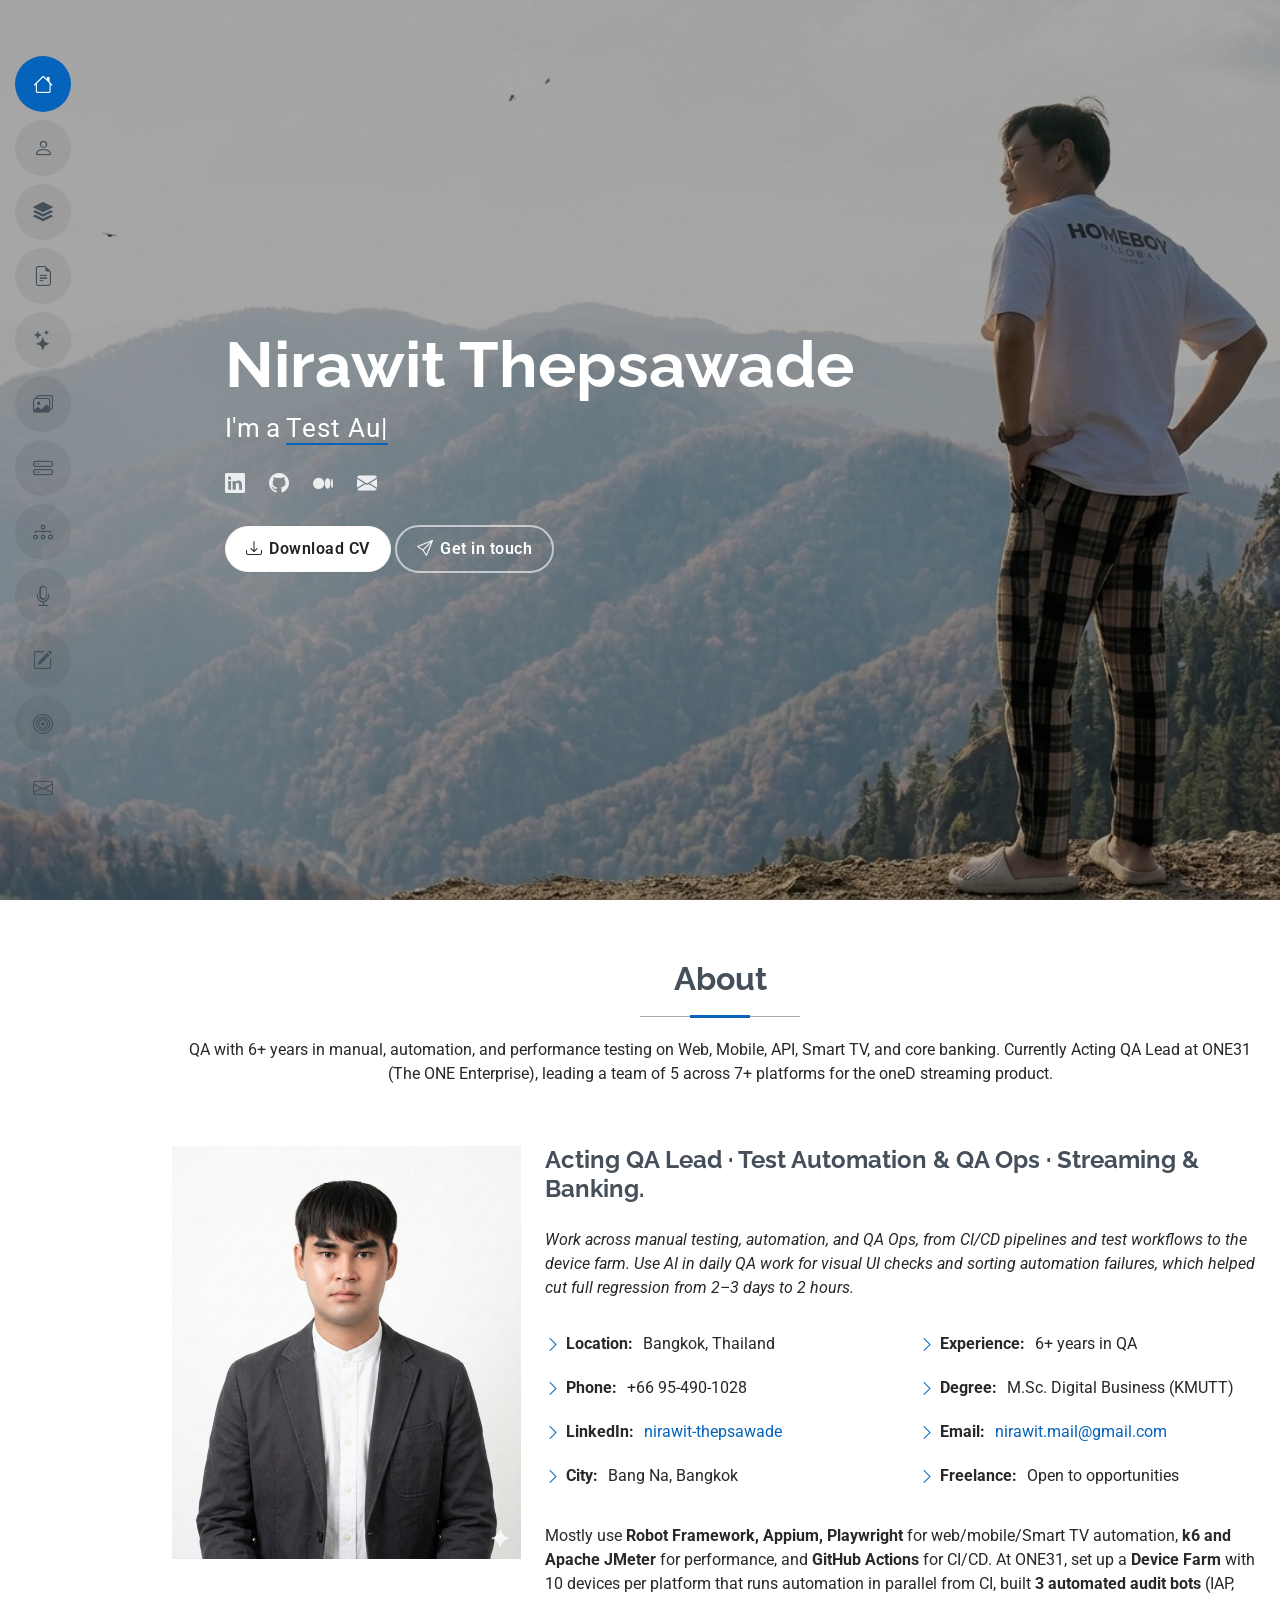
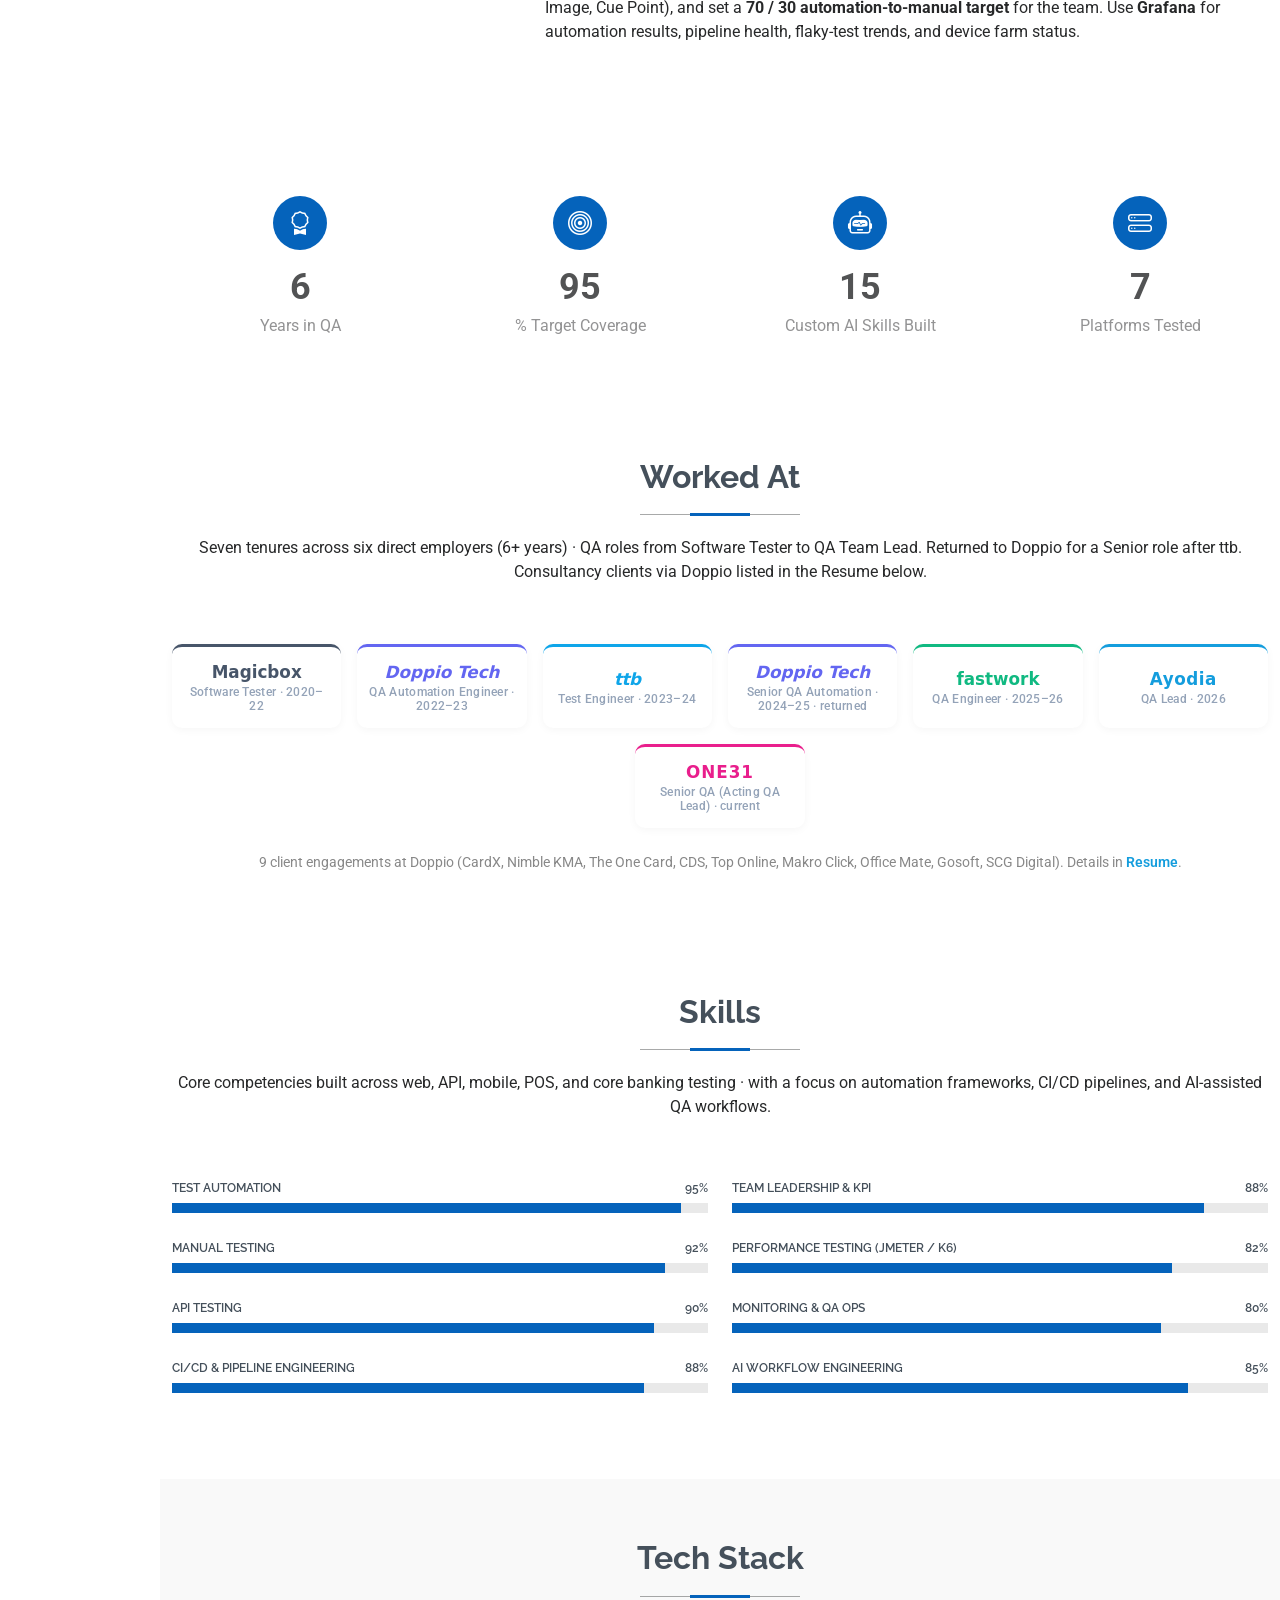
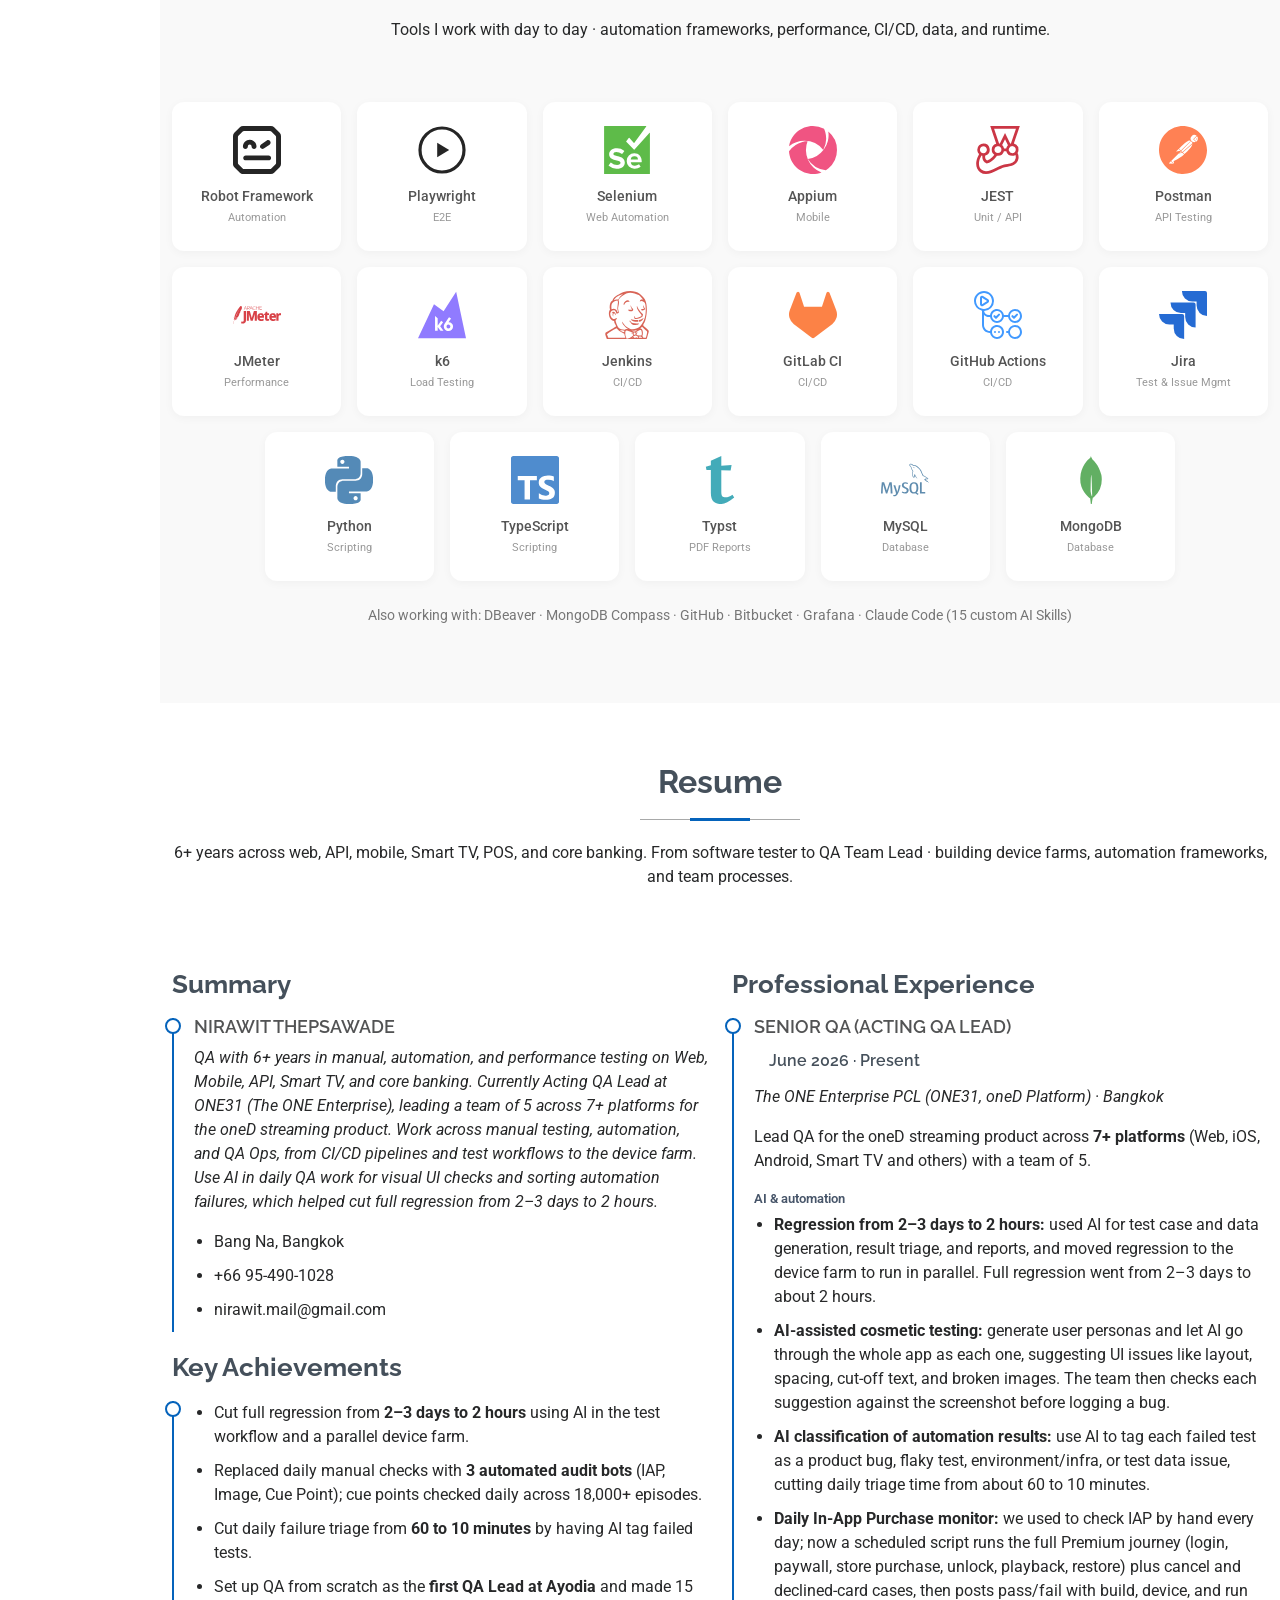
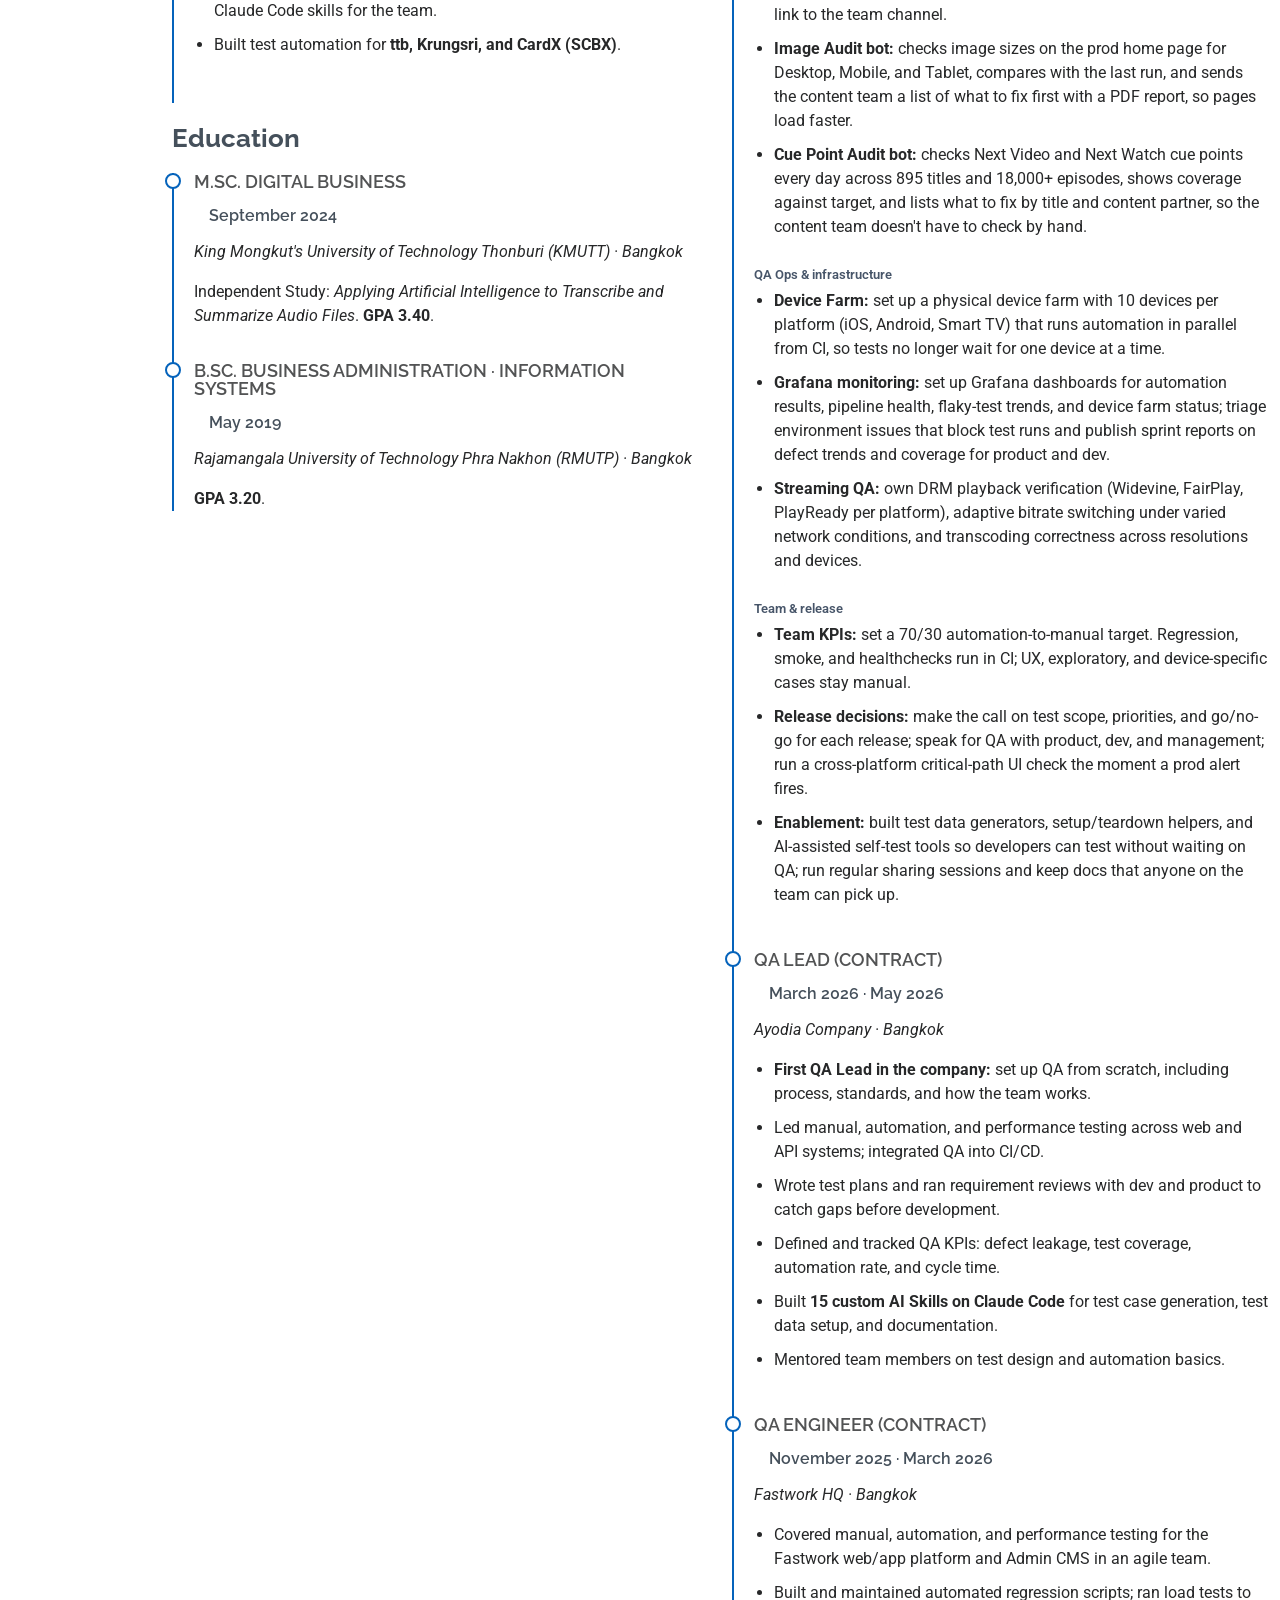
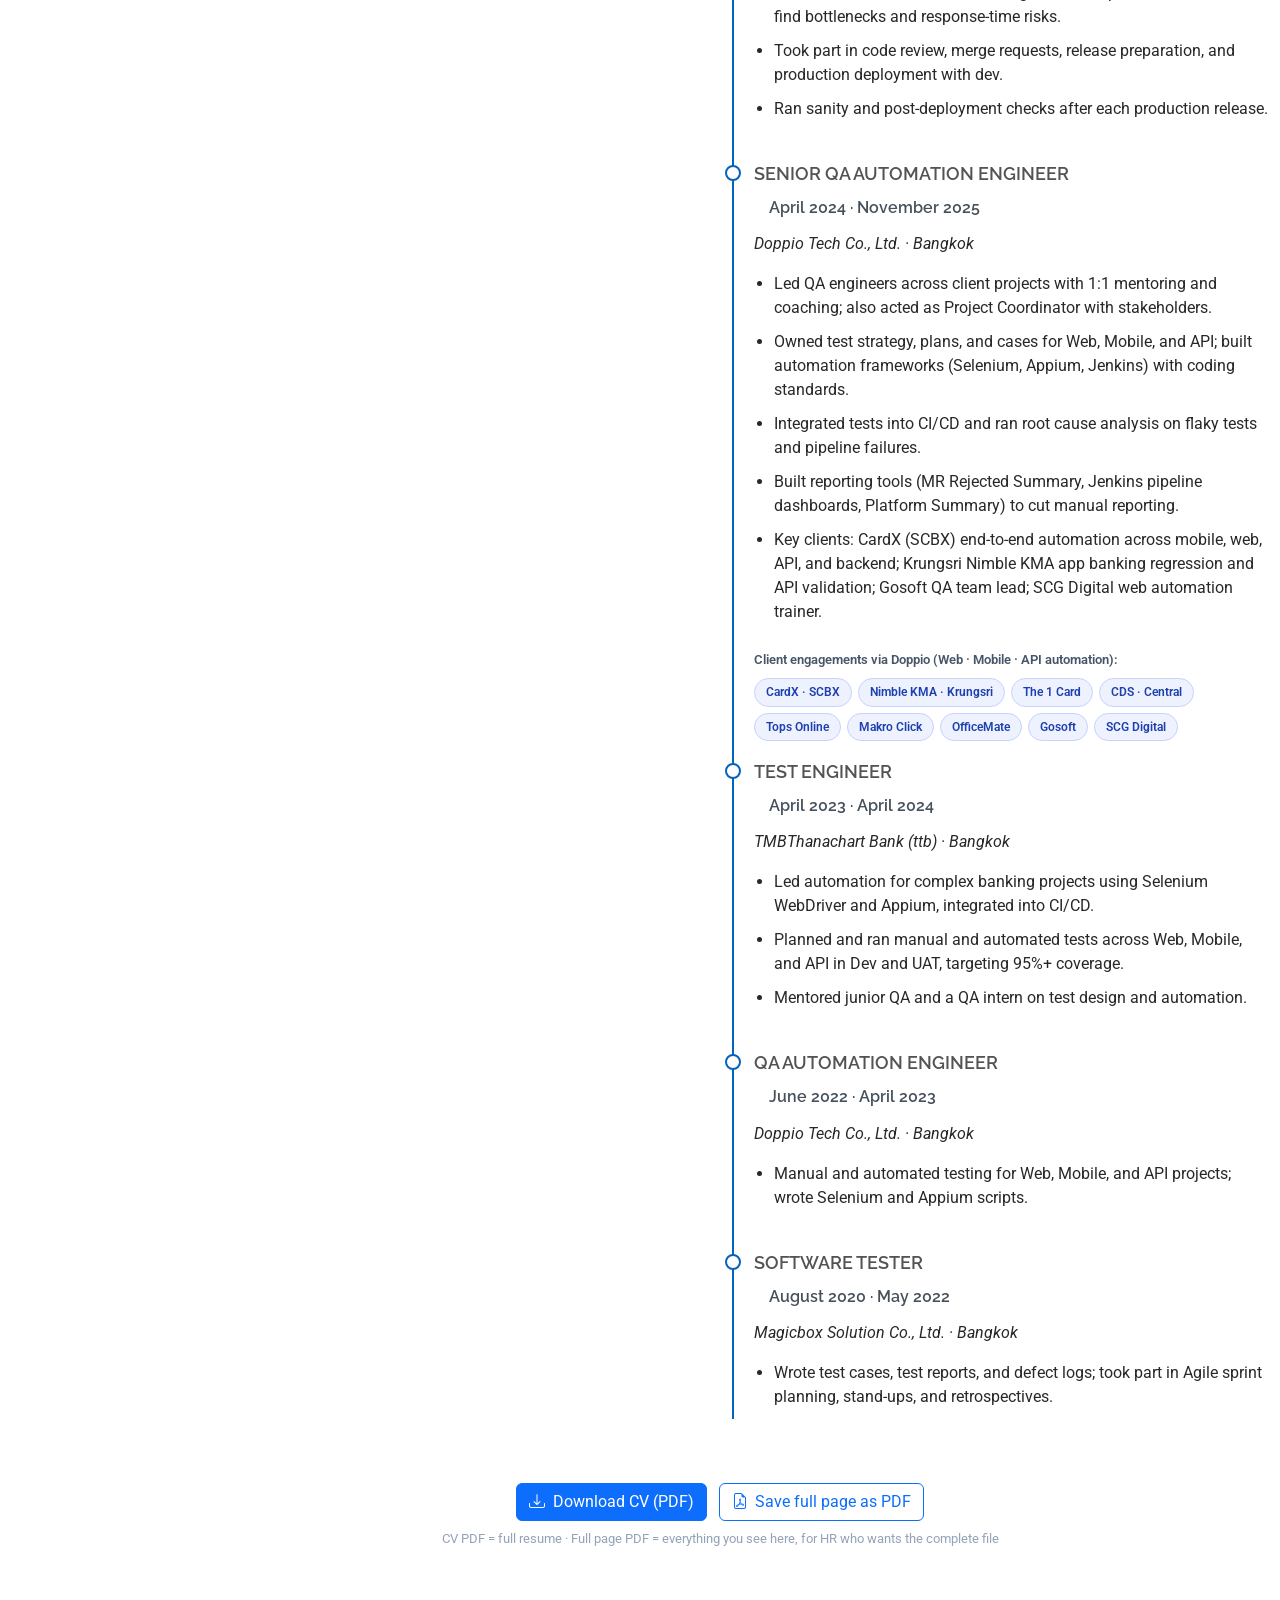
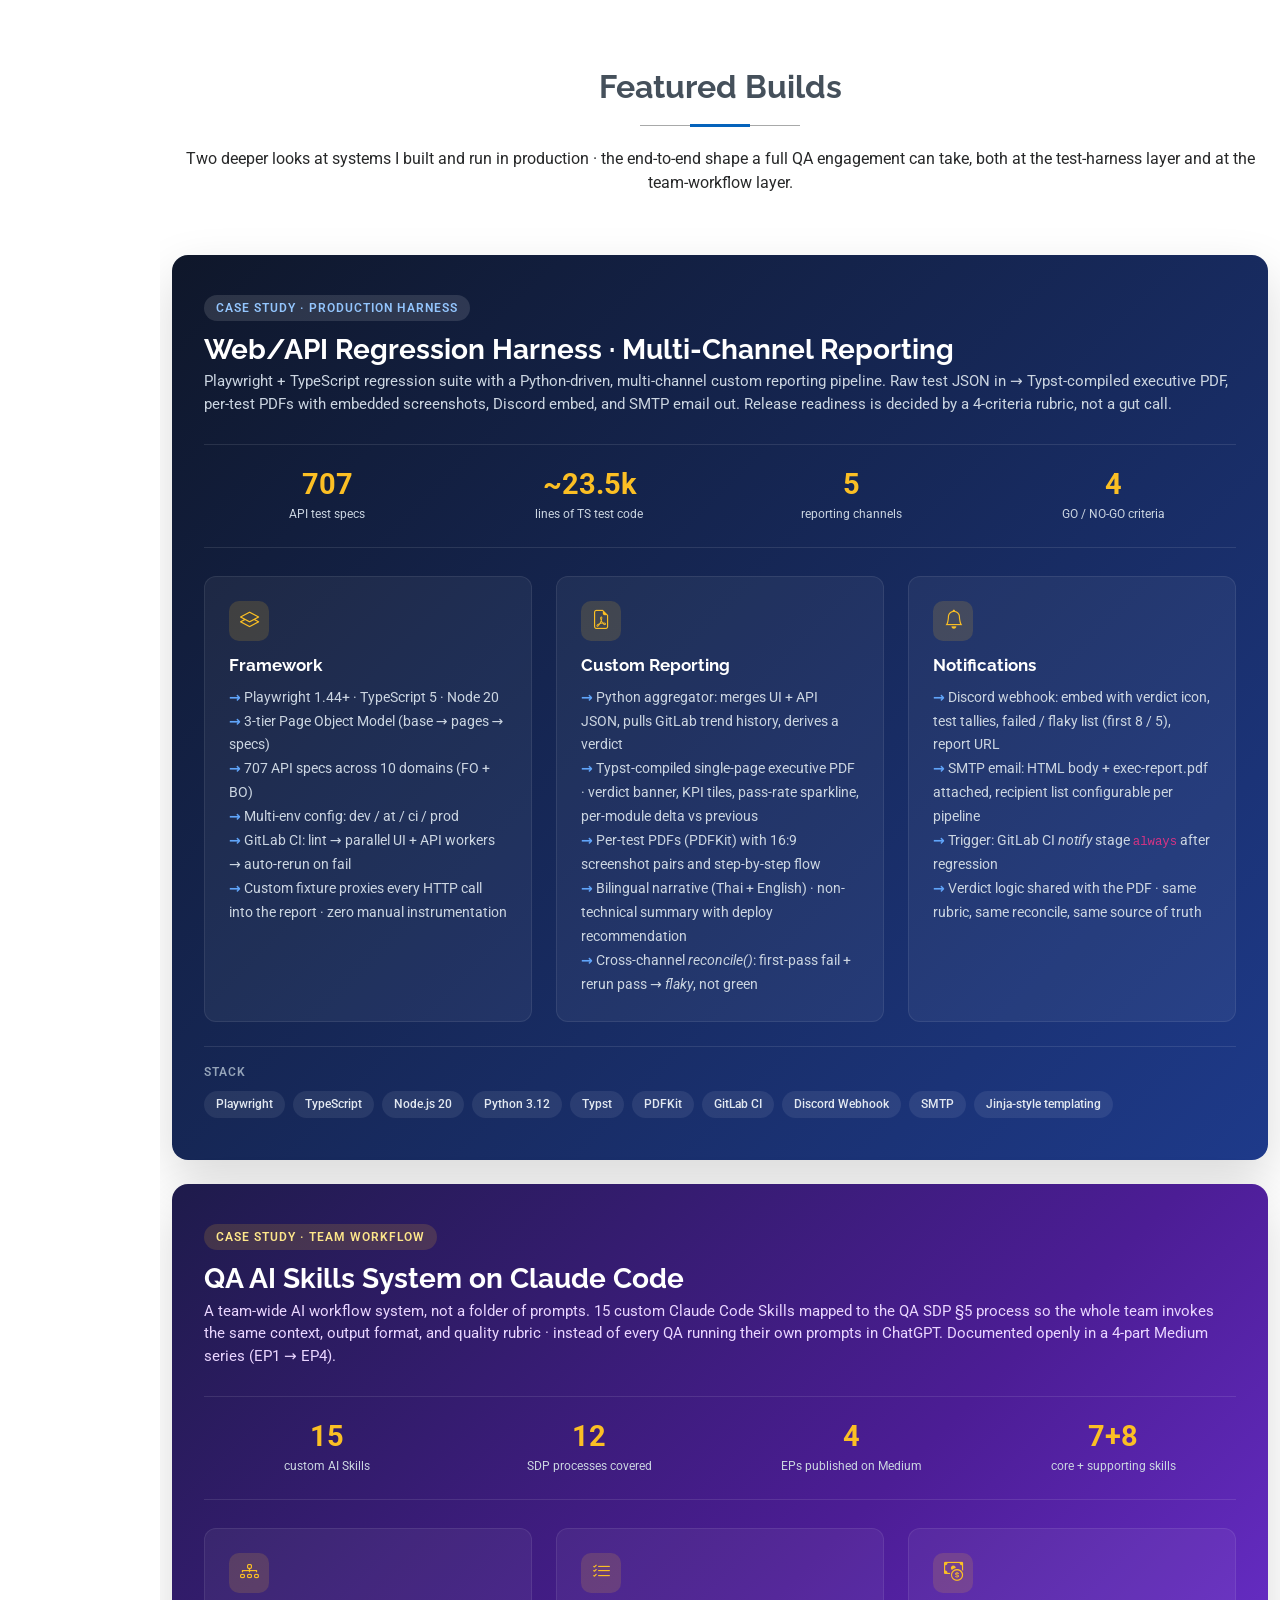
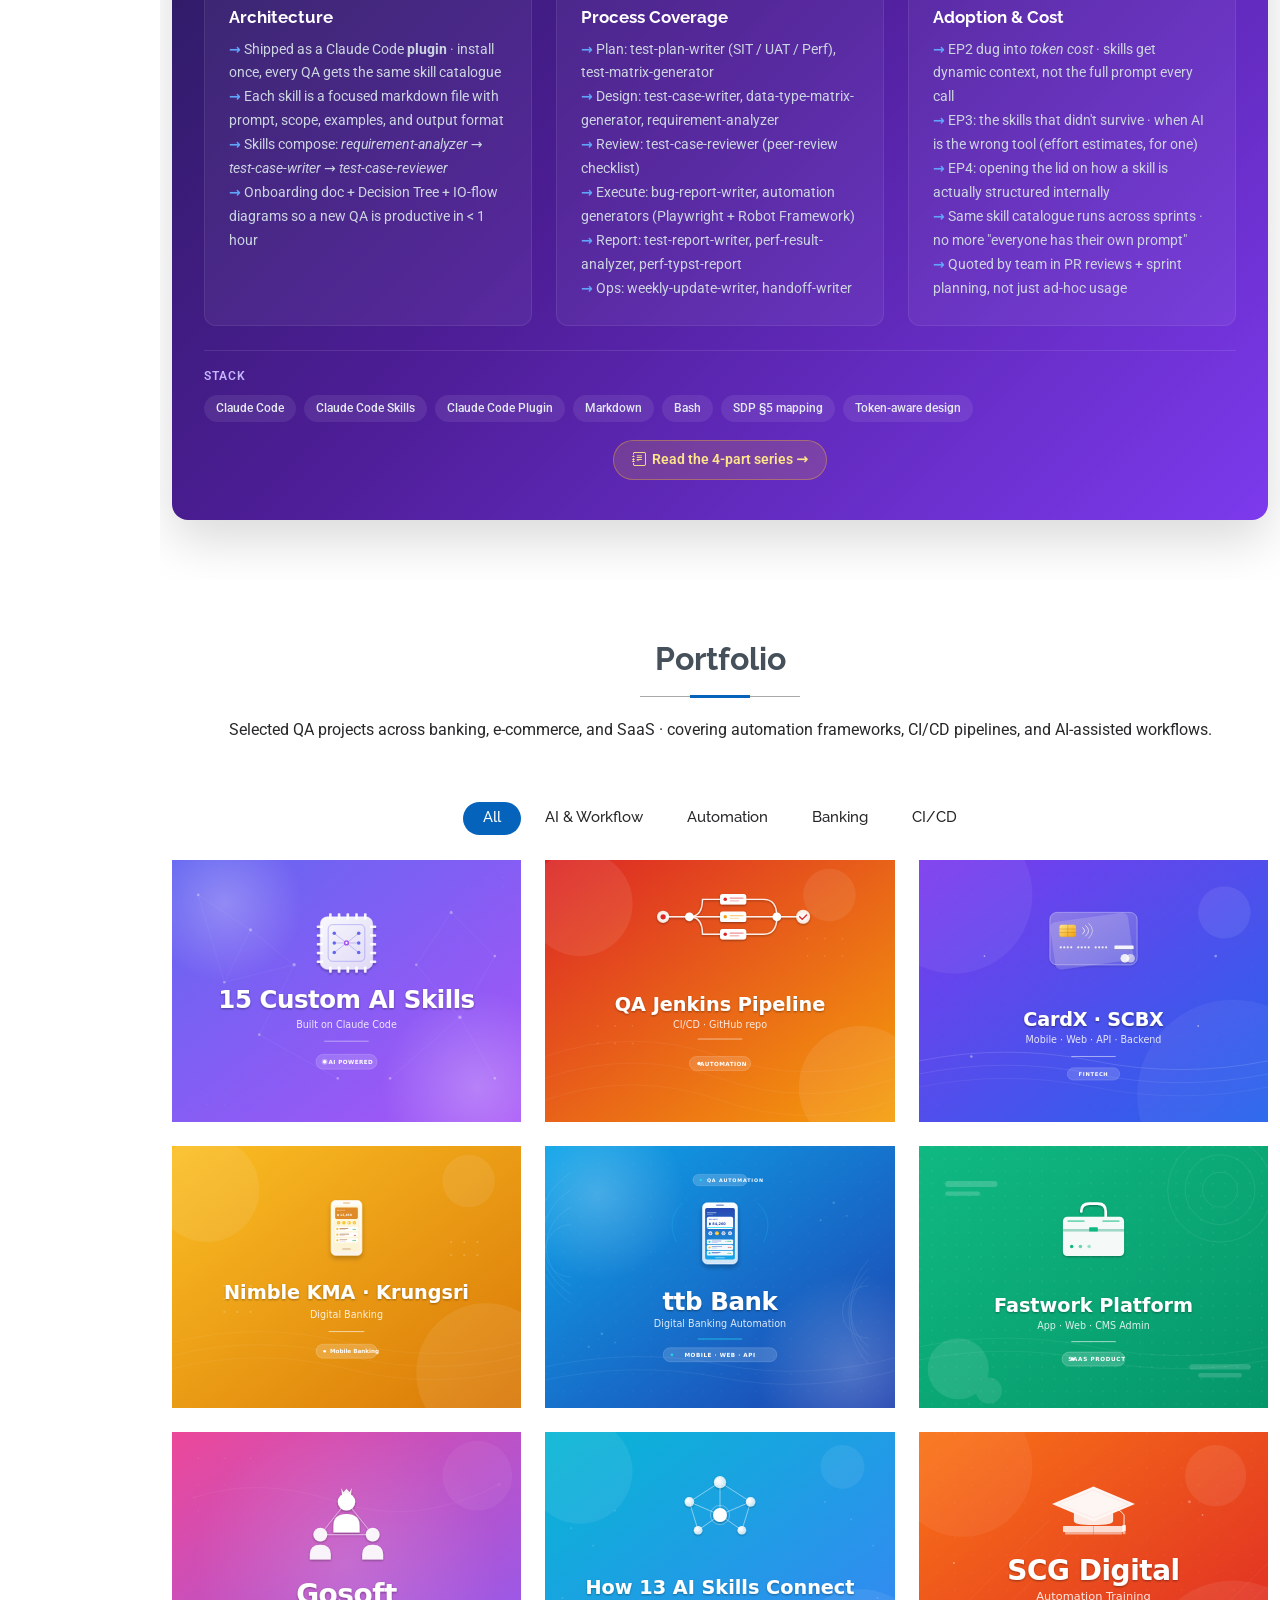
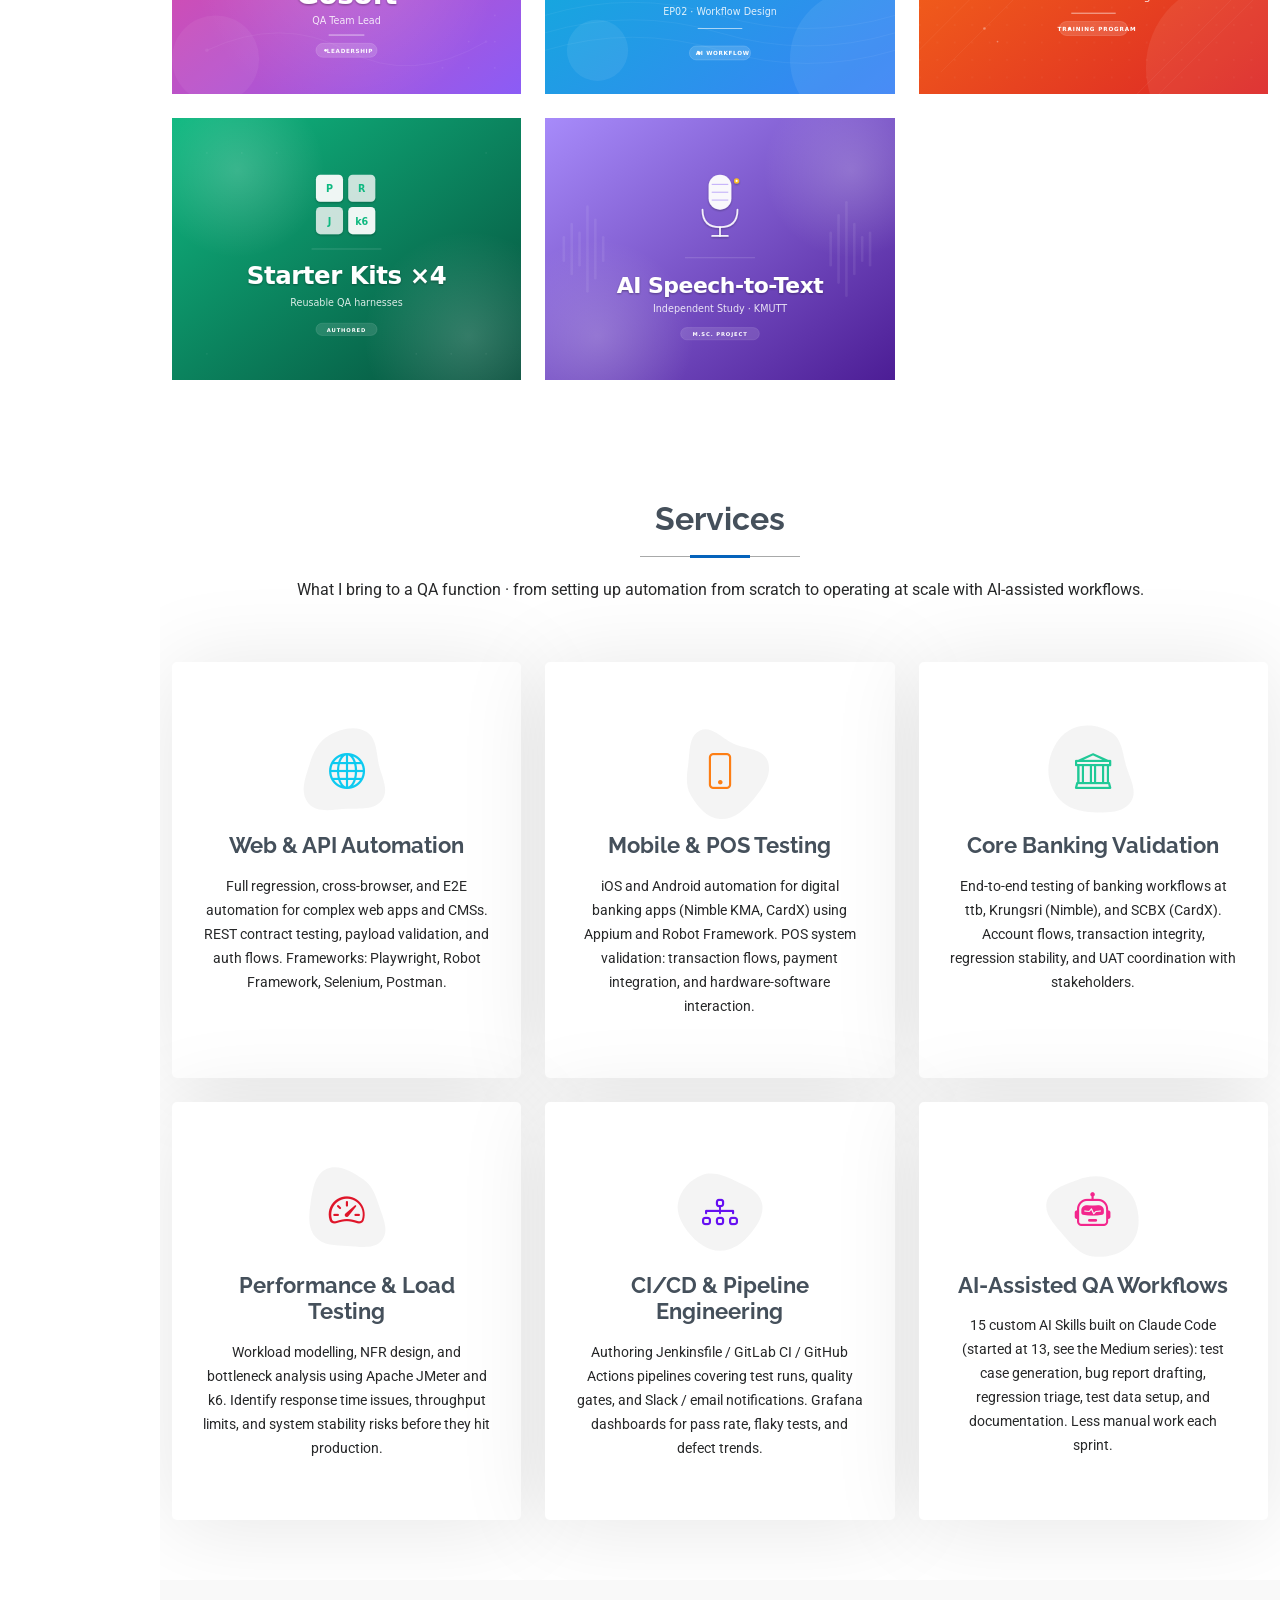
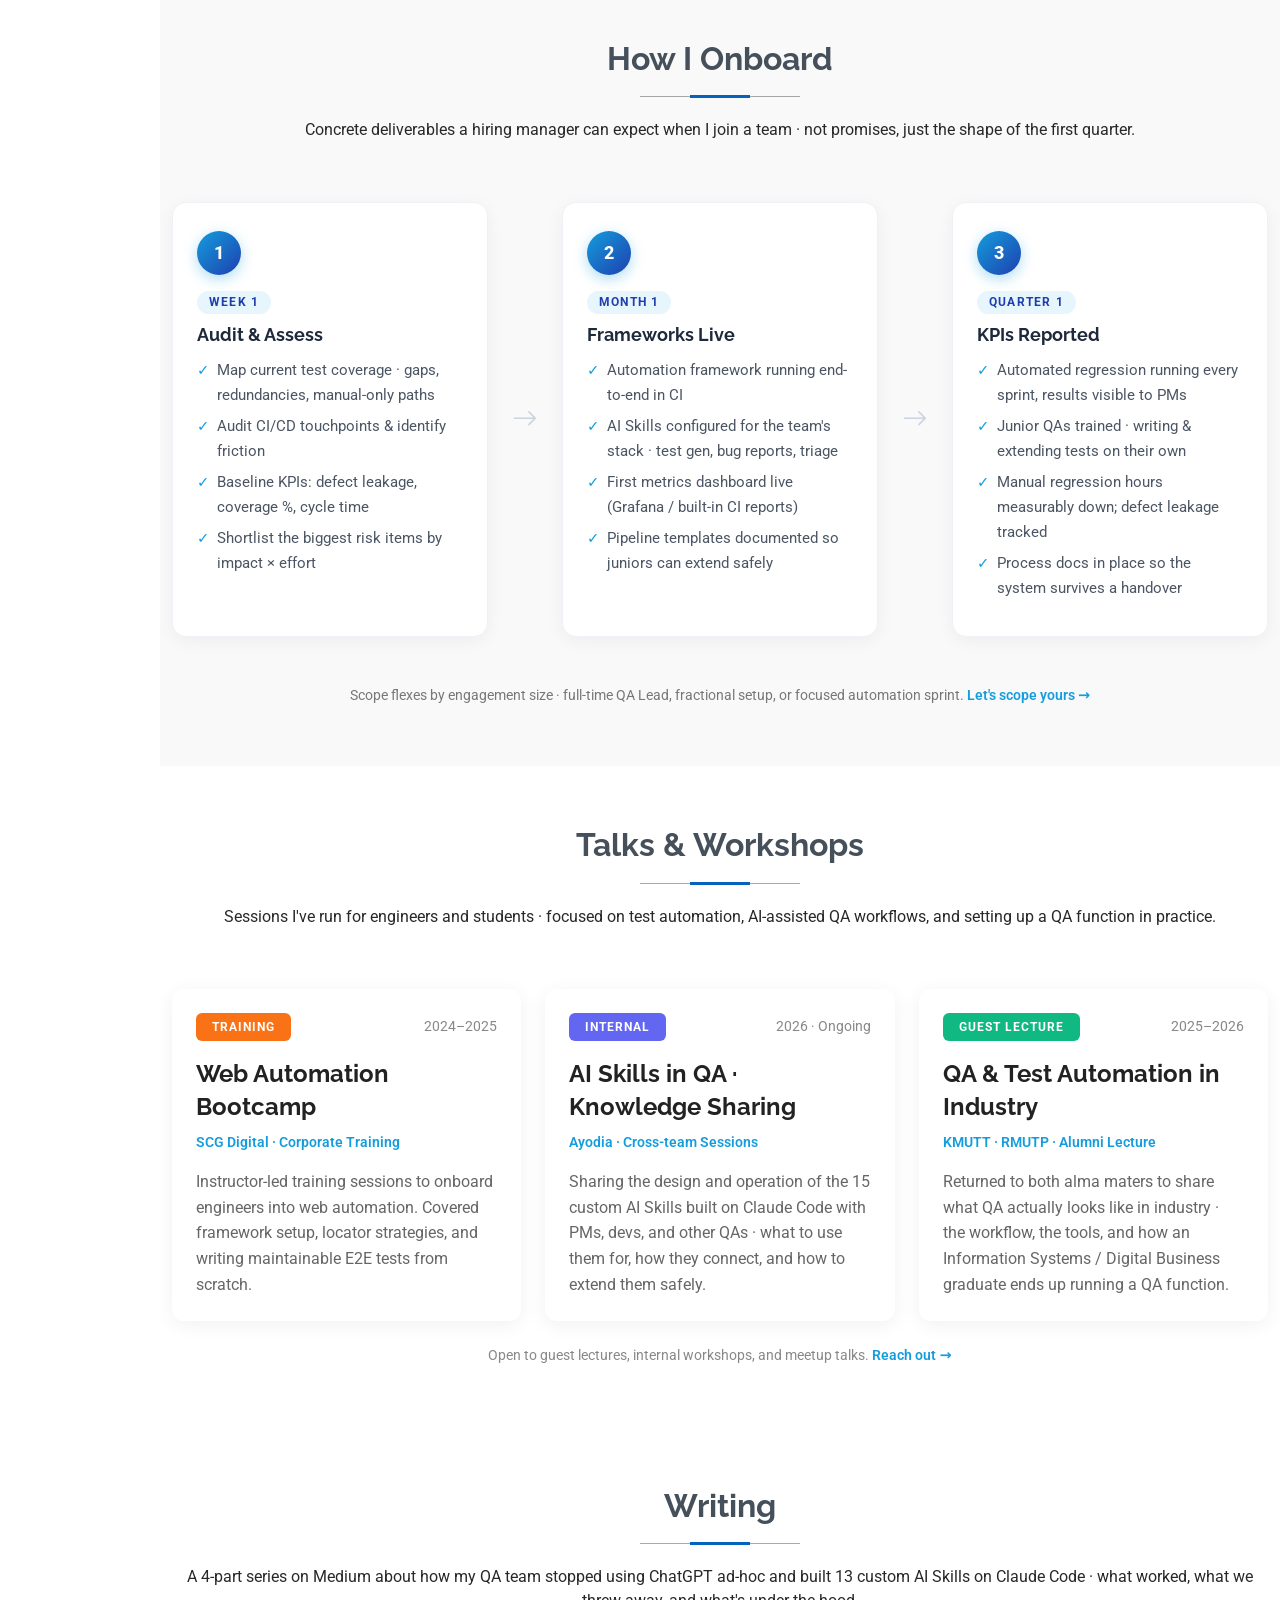
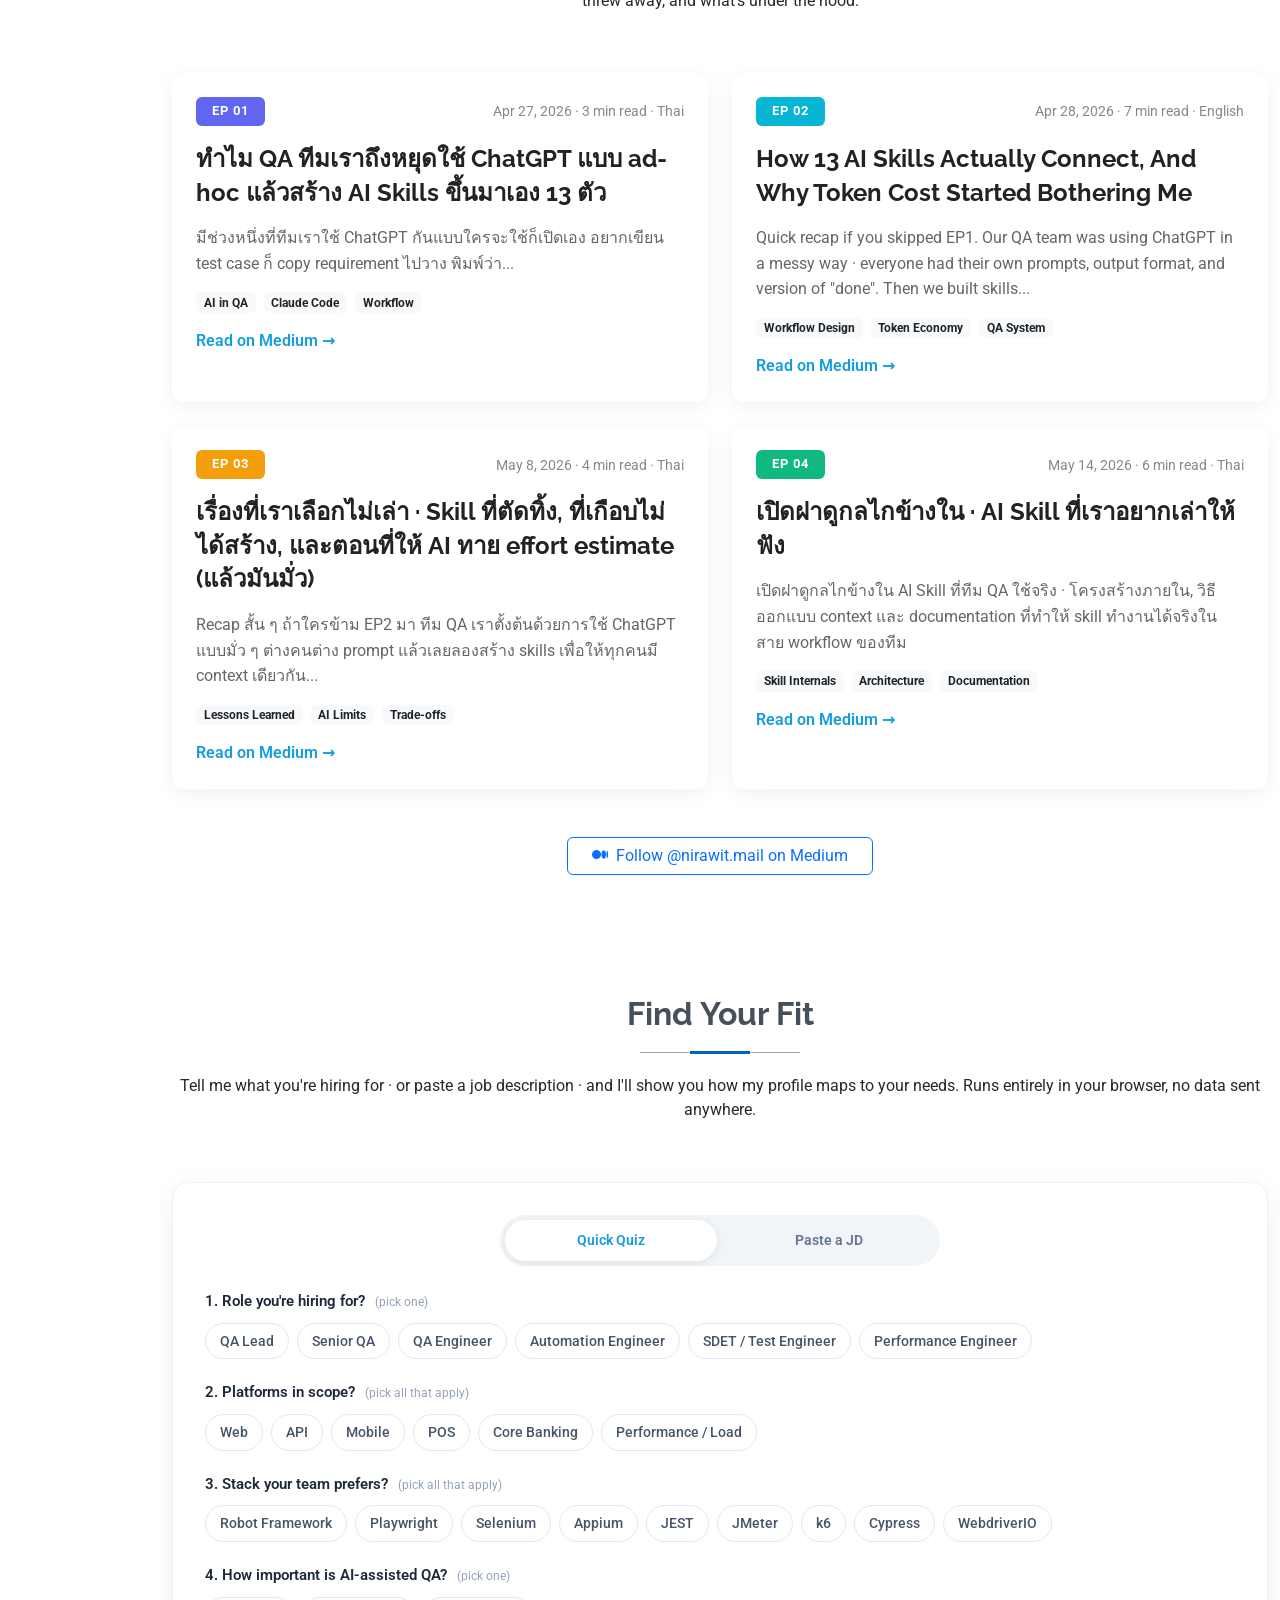
<file: index.html>
<!DOCTYPE html>
<html lang="en">

<head>
  <meta charset="utf-8">
  <meta content="width=device-width, initial-scale=1.0" name="viewport">
  <title>Nirawit Thepsawade · Senior QA (Acting QA Lead)</title>
  <meta name="description" content="Nirawit Thepsawade · Acting QA Lead in Bangkok. 6+ years in manual, automation, and performance testing across web, API, mobile, Smart TV, and core banking. Senior QA (Acting QA Lead) at ONE31 · The ONE Enterprise.">
  <meta name="keywords" content="QA Lead, Quality Assurance, Test Automation, Robot Framework, Playwright, JMeter, Jenkins, Bangkok">

  <!-- Open Graph -->
  <meta property="og:title" content="Nirawit Thepsawade · Senior QA (Acting QA Lead) · Bangkok">
  <meta property="og:description" content="6+ years in QA across web, API, mobile, Smart TV, and core banking. Senior QA (Acting QA Lead) at ONE31 (oneD streaming platform). Cut full regression from 2–3 days to 2 hours with AI and a parallel device farm.">
  <meta property="og:type" content="profile">
  <meta property="og:locale" content="en_US">
  <meta property="og:image" content="https://nirawit-cv.bossma6.workers.dev/assets/img/og-card.jpg">
  <meta property="og:image:width" content="1200">
  <meta property="og:image:height" content="630">
  <meta property="og:image:alt" content="Nirawit Thepsawade · Senior QA (Acting QA Lead) · Bangkok">
  <meta name="twitter:card" content="summary_large_image">
  <meta name="twitter:title" content="Nirawit Thepsawade · Senior QA (Acting QA Lead)">
  <meta name="twitter:description" content="6+ years in QA · web, API, mobile, Smart TV · Senior QA (Acting QA Lead) at ONE31 · Bangkok">
  <meta name="twitter:image" content="https://nirawit-cv.bossma6.workers.dev/assets/img/og-card.jpg">
  <meta name="theme-color" content="#149ddd">

  <!-- Schema.org structured data · helps Google build a rich card -->
  <script type="application/ld+json">
  {
    "@context": "https://schema.org",
    "@type": "Person",
    "name": "Nirawit Thepsawade",
    "alternateName": "Best",
    "jobTitle": "Senior QA (Acting QA Lead)",
    "worksFor": { "@type": "Organization", "name": "ONE31 · The ONE Enterprise" },
    "address": {
      "@type": "PostalAddress",
      "addressLocality": "Bangkok",
      "addressCountry": "TH"
    },
    "email": "nirawit.mail@gmail.com",
    "url": "https://nirawit-cv.bossma6.workers.dev",
    "image": "https://nirawit-cv.bossma6.workers.dev/assets/img/profile-img.jpg",
    "sameAs": [
      "https://www.linkedin.com/in/nirawit-thepsawade-169451236",
      "https://github.com/BestNiawit",
      "https://medium.com/@nirawit.mail"
    ],
    "knowsAbout": [
      "Test Automation",
      "Robot Framework",
      "Playwright",
      "Selenium WebDriver",
      "Apache JMeter",
      "k6 Performance Testing",
      "Jenkins CI/CD",
      "GitLab CI",
      "QA Engineering",
      "AI-Assisted Quality Assurance",
      "Claude Code",
      "Mobile Automation",
      "API Testing",
      "Core Banking QA"
    ],
    "alumniOf": [
      {
        "@type": "CollegeOrUniversity",
        "name": "King Mongkut's University of Technology Thonburi",
        "department": "M.Sc. Digital Business"
      },
      {
        "@type": "CollegeOrUniversity",
        "name": "Rajamangala University of Technology Phra Nakhon",
        "department": "B.Sc. Business Administration (Information Systems)"
      }
    ]
  }
  </script>

  <!-- Dev console greeting -->
  <script>
    console.log(
      "%c👋 Hi dev!%c\nSenior QA (Acting QA Lead) at ONE31 · The ONE Enterprise.\nReach me at %cnirawit.mail@gmail.com%c\nLinkedIn: linkedin.com/in/nirawit-thepsawade-169451236",
      "color:#149ddd;font-size:18px;font-weight:bold;line-height:1.6",
      "color:#475569;font-size:13px;line-height:1.6",
      "color:#fbbf24;font-size:13px;font-weight:bold",
      "color:#475569;font-size:13px;line-height:1.6"
    );
  </script>

  <!-- Favicons -->
  <link href="assets/favicon.svg" rel="icon" type="image/svg+xml">
  <link href="assets/apple-touch-icon.png" rel="apple-touch-icon" sizes="180x180">

  <!-- Canonical -->
  <link rel="canonical" href="https://nirawit-cv.bossma6.workers.dev/">

  <!-- Fonts -->
  <link href="https://fonts.googleapis.com" rel="preconnect">
  <link href="https://fonts.gstatic.com" rel="preconnect" crossorigin>
  <link href="https://fonts.googleapis.com/css2?family=Roboto:ital,wght@0,100;0,300;0,400;0,500;0,700;0,900;1,100;1,300;1,400;1,500;1,700;1,900&family=Poppins:ital,wght@0,100;0,200;0,300;0,400;0,500;0,600;0,700;0,800;0,900;1,100;1,200;1,300;1,400;1,500;1,600;1,700;1,800;1,900&family=Raleway:ital,wght@0,100;0,200;0,300;0,400;0,500;0,600;0,700;0,800;0,900;1,100;1,200;1,300;1,400;1,500;1,600;1,700;1,800;1,900&display=swap" rel="stylesheet">

  <!-- Vendor CSS Files -->
  <link href="assets/vendor/bootstrap/css/bootstrap.min.css" rel="stylesheet">
  <link href="assets/vendor/bootstrap-icons/bootstrap-icons.css" rel="stylesheet">
  <link href="assets/vendor/aos/aos.css" rel="stylesheet">
  <link href="assets/vendor/glightbox/css/glightbox.min.css" rel="stylesheet">
  <link href="assets/vendor/swiper/swiper-bundle.min.css" rel="stylesheet">

  <!-- Main CSS File -->
  <link href="assets/css/main.css" rel="stylesheet">

  <!-- Site overrides -->
  <style>
    /* Soft scroll-snap on desktop · sections snap into view but tall sections (Portfolio, Featured) stay scrollable in the middle */
    html { scroll-behavior: smooth; scroll-padding-top: 0; }
    @media (min-width: 992px) {
      body { scroll-snap-type: y proximity; }
      section.section, section#hero { scroll-snap-align: start; }
    }
    .writing-card:hover, .talk-card:hover {
      transform: translateY(-4px);
      box-shadow: 0 12px 30px rgba(0, 0, 0, 0.1) !important;
    }
    .writing-card:hover h4, .talk-card:hover h4 {
      color: #149ddd !important;
    }
    /* Hero: darker overlay for text contrast over busy backgrounds */
    .hero::before { background: rgba(0, 0, 0, 0.35) !important; }
    .hero h2, .hero p { color: #fff !important; }
    .hero .social-links a { color: rgba(255,255,255,0.85) !important; }
    .hero .social-links a:hover { color: #fff !important; }
    .hero-actions { margin-top: 28px; }
    .hero-actions .btn {
      display: inline-flex; align-items: center; gap: 8px;
      padding: 10px 20px; border-radius: 50px;
      font-weight: 600; letter-spacing: 0.5px;
      transition: all .2s;
    }
    .hero-actions .btn-light { background: #fff; color: #222; }
    .hero-actions .btn-light:hover { background: #149ddd; color: #fff; }
    .hero-actions .btn-outline-light {
      background: transparent; color: #fff; border: 2px solid rgba(255,255,255,0.6);
    }
    .hero-actions .btn-outline-light:hover { background: #fff; color: #222; border-color: #fff; }
    /* Tech Stack tiles */
    .tech-tile {
      background: #fff; border-radius: 12px; padding: 24px 12px;
      text-align: center; height: 100%;
      box-shadow: 0 2px 10px rgba(0,0,0,0.04);
      transition: all .2s;
    }
    .tech-tile:hover { transform: translateY(-4px); box-shadow: 0 8px 25px rgba(0,0,0,0.08); }
    .tech-logo { width: 48px; height: 48px; margin-bottom: 12px; opacity: 0.85; transition: opacity .2s; }
    .tech-tile:hover .tech-logo { opacity: 1; }
    .tech-name { font-size: 0.85em; font-weight: 500; color: #555; }
    .tech-cat { font-size: 0.7em; color: #999; margin-top: 4px; }
    /* Featured Build section */
    .featured-build {
      background: linear-gradient(135deg, #0f172a 0%, #1e3a8a 100%);
      border-radius: 16px; padding: 40px 32px; color: #e2e8f0;
      box-shadow: 0 20px 50px rgba(0,0,0,0.15);
    }
    .featured-build h3 { color: #fff; font-weight: 700; }
    .build-eyebrow {
      display: inline-block; padding: 4px 12px; border-radius: 50px;
      background: rgba(255,255,255,0.12); color: #93c5fd;
      font-size: 0.75em; font-weight: 600; letter-spacing: 1px;
      margin-bottom: 12px;
    }
    .build-stats {
      display: grid; grid-template-columns: repeat(4, 1fr); gap: 16px;
      margin: 28px 0; padding: 24px 0;
      border-top: 1px solid rgba(255,255,255,0.1);
      border-bottom: 1px solid rgba(255,255,255,0.1);
    }
    @media (max-width: 768px) { .build-stats { grid-template-columns: repeat(2, 1fr); } }
    .build-stat { text-align: center; }
    .build-stat .num { font-size: 1.8em; font-weight: 700; color: #fbbf24; line-height: 1.1; }
    .build-stat .lbl { font-size: 0.78em; color: #cbd5e1; margin-top: 4px; }
    .build-pillar {
      background: rgba(255,255,255,0.05); border-radius: 12px;
      padding: 24px; height: 100%;
      border: 1px solid rgba(255,255,255,0.08);
    }
    .build-pillar h4 {
      font-size: 1.05em; color: #fff; font-weight: 700;
      margin-bottom: 10px;
    }
    .build-pillar .pillar-icon {
      display: inline-flex; align-items: center; justify-content: center;
      width: 40px; height: 40px; border-radius: 10px;
      background: rgba(251,191,36,0.15); color: #fbbf24;
      font-size: 1.2em; margin-bottom: 14px;
    }
    .build-pillar ul {
      list-style: none; padding: 0; margin: 0;
      font-size: 0.88em; color: #cbd5e1; line-height: 1.7;
    }
    .build-pillar ul li::before { content: "→ "; color: #60a5fa; font-weight: 600; }
    .build-stack-chip {
      display: inline-block; padding: 4px 12px; border-radius: 20px;
      background: rgba(255,255,255,0.08); color: #e2e8f0;
      font-size: 0.78em; font-weight: 500; margin: 2px 4px 2px 0;
    }
    /* Brands "worked with" wall — typography-styled tiles (no logo copies) */
    .brand-tile {
      display: flex; flex-direction: column;
      align-items: center; justify-content: center;
      min-height: 84px; padding: 14px 12px;
      background: #fff; border-radius: 10px;
      box-shadow: 0 2px 8px rgba(0,0,0,0.04);
      border-top: 3px solid transparent;
      transition: all .22s ease;
      text-align: center; line-height: 1.15;
    }
    .brand-tile:hover {
      transform: translateY(-3px);
      box-shadow: 0 8px 22px rgba(0,0,0,0.08);
    }
    .brand-name {
      font-family: Inter, system-ui, sans-serif;
      font-weight: 700; font-size: 1.05em;
      color: #1e293b;
      margin-bottom: 4px;
    }
    /* Per-brand typographic accents — text only, not logo copies */
    .brand-name.bt-ttb       { font-style: italic; text-transform: lowercase; letter-spacing: -0.5px; color: #0ea5e9; }
    .brand-name.bt-krungsri  { text-transform: lowercase; letter-spacing: 0px; color: #d97706; font-weight: 800; }
    .brand-name.bt-scbx      { text-transform: uppercase; letter-spacing: 2px; font-weight: 800; color: #7c3aed; }
    .brand-name.bt-scg       { text-transform: uppercase; letter-spacing: 3px; font-weight: 800; color: #f97316; }
    .brand-name.bt-gosoft    { font-weight: 700; color: #dc2626; }
    .brand-name.bt-fastwork  { text-transform: lowercase; font-weight: 700; color: #10b981; }
    .brand-name.bt-ayodia    { font-weight: 700; letter-spacing: 0.5px; color: #149ddd; }
    .brand-name.bt-doppio    { font-style: italic; font-weight: 700; color: #6366f1; }
    .brand-name.bt-magicbox  { font-weight: 700; color: #475569; }
    .brand-name.bt-one31     { font-weight: 900; letter-spacing: 1px; color: #e91e8c; }
    .brand-tile small {
      display: block; font-weight: 500; font-size: 0.72em;
      color: #94a3b8; letter-spacing: 0.3px;
    }
    /* Resume project chips (Doppio client engagements + similar) */
    .proj-chips { display: flex; flex-wrap: wrap; gap: 6px; margin: 8px 0 4px; }
    .proj-chip {
      display: inline-block; padding: 4px 11px; border-radius: 50px;
      background: #eef2ff; color: #1e40af;
      font-size: 0.78em; font-weight: 600; line-height: 1.5;
      border: 1px solid #c7d2fe;
    }
    .proj-chip-label {
      font-size: 0.82em; font-weight: 600; color: #475569;
      margin: 12px 0 4px;
    }
    /* Universal icon + text alignment in buttons / pill links */
    .btn:has(> i.bi),
    .fit-actions a:has(> i.bi) {
      display: inline-flex;
      align-items: center;
      justify-content: center;
      gap: 0.45em;
    }
    .btn:has(> i.bi) .me-1,
    .btn:has(> i.bi) .me-2 {
      margin-right: 0 !important;
    }
    /* Fallback for browsers without :has() */
    .btn .bi { vertical-align: -0.125em; }
    /* Methodology stages */
    .stage-card {
      background: #fff; border-radius: 14px; padding: 28px 24px;
      box-shadow: 0 4px 18px rgba(0,0,0,0.05);
      height: 100%; position: relative; transition: all .25s ease;
      border: 1px solid #eef2f7;
    }
    .stage-card:hover { transform: translateY(-3px); box-shadow: 0 12px 30px rgba(0,0,0,0.08); }
    .stage-num {
      width: 44px; height: 44px; border-radius: 50%;
      background: linear-gradient(135deg, #149ddd, #1e40af);
      color: #fff; font-weight: 800; font-size: 1.1em;
      display: flex; align-items: center; justify-content: center;
      margin-bottom: 14px;
      box-shadow: 0 4px 14px rgba(20, 157, 221, 0.35);
    }
    .stage-when {
      display: inline-block; padding: 3px 12px; border-radius: 50px;
      background: rgba(20, 157, 221, 0.1); color: #1e40af;
      font-size: 0.72em; font-weight: 700; letter-spacing: 1.2px;
      margin-bottom: 10px;
    }
    .stage-card h4 { font-weight: 700; color: #1e293b; margin-bottom: 12px; font-size: 1.15em; }
    .stage-card ul { list-style: none; padding: 0; margin: 0; font-size: 0.92em; color: #4b5563; line-height: 1.7; }
    .stage-card ul li { padding-left: 20px; position: relative; margin-bottom: 6px; }
    .stage-card ul li::before {
      content: "✓"; position: absolute; left: 0; top: 0;
      color: #149ddd; font-weight: 700;
    }
    .stage-arrow {
      display: none;
    }
    @media (min-width: 992px) {
      .stage-arrow {
        display: flex; align-items: center; justify-content: center;
        font-size: 1.6em; color: #cbd5e1;
      }
    }
    /* Find Your Fit interactive */
    .fit-card {
      background: #fff; border-radius: 16px; padding: 32px;
      box-shadow: 0 8px 32px rgba(0,0,0,0.06);
      border: 1px solid #eef2f7;
    }
    .fit-tabs {
      display: flex; gap: 6px; margin-bottom: 24px;
      background: #f1f5f9; padding: 5px; border-radius: 50px;
      max-width: 440px; margin-left: auto; margin-right: auto;
    }
    .fit-tab {
      flex: 1; padding: 10px 18px; border-radius: 50px;
      border: none; background: transparent;
      font-weight: 600; font-size: 0.9em; color: #64748b;
      cursor: pointer; transition: all .2s;
    }
    .fit-tab.active { background: #fff; color: #149ddd; box-shadow: 0 2px 8px rgba(0,0,0,0.08); }
    .fit-tab:not(.active):hover { color: #1e40af; }
    .fit-panel { display: none; }
    .fit-panel.active { display: block; }
    .fit-q { margin-bottom: 22px; }
    .fit-q .q-label { font-weight: 600; color: #1e293b; margin-bottom: 10px; font-size: 0.95em; }
    .fit-q .q-hint { font-size: 0.78em; color: #94a3b8; font-weight: 400; margin-left: 6px; }
    .fit-options { display: flex; flex-wrap: wrap; gap: 8px; }
    .fit-opt {
      padding: 7px 14px; border-radius: 50px;
      border: 1.5px solid #e2e8f0; background: #fff;
      font-size: 0.85em; font-weight: 500; color: #475569;
      cursor: pointer; transition: all .15s; user-select: none;
    }
    .fit-opt:hover { border-color: #149ddd; color: #149ddd; }
    .fit-opt.selected { background: #149ddd; color: #fff; border-color: #149ddd; }
    .fit-jd-textarea {
      width: 100%; min-height: 180px; padding: 14px;
      border: 1.5px solid #e2e8f0; border-radius: 10px;
      font-family: inherit; font-size: 0.92em; line-height: 1.55;
      resize: vertical;
    }
    .fit-jd-textarea:focus { outline: none; border-color: #149ddd; box-shadow: 0 0 0 3px rgba(20,157,221,0.15); }
    .fit-submit {
      display: inline-flex; align-items: center; gap: 8px;
      padding: 12px 28px; border-radius: 50px;
      background: linear-gradient(135deg, #149ddd, #1e40af);
      color: #fff; font-weight: 600; border: none; cursor: pointer;
      transition: all .2s; box-shadow: 0 6px 18px rgba(20,157,221,0.3);
      margin-top: 14px;
    }
    .fit-submit:hover { transform: translateY(-2px); box-shadow: 0 10px 26px rgba(20,157,221,0.4); }
    .fit-submit:disabled { opacity: 0.5; cursor: not-allowed; transform: none; }
    .fit-result {
      display: none; margin-top: 28px; padding: 28px;
      background: linear-gradient(135deg, #f8fafc, #eef2ff);
      border-radius: 14px; border: 1px solid #e2e8f0;
    }
    .fit-result.show { display: block; animation: fadein 0.4s ease; }
    @keyframes fadein { from { opacity: 0; transform: translateY(8px); } to { opacity: 1; transform: translateY(0); } }
    .fit-score-wrap {
      display: flex; align-items: center; gap: 22px;
      margin-bottom: 20px; flex-wrap: wrap;
    }
    .fit-score {
      width: 110px; height: 110px; border-radius: 50%;
      background: conic-gradient(#149ddd var(--pct, 0%), #e2e8f0 0);
      display: flex; align-items: center; justify-content: center;
      position: relative; flex-shrink: 0;
    }
    .fit-score::before {
      content: ""; position: absolute; inset: 8px;
      background: #fff; border-radius: 50%;
    }
    .fit-score-num { position: relative; font-size: 1.8em; font-weight: 800; color: #149ddd; }
    .fit-verdict h4 { font-weight: 700; color: #1e293b; margin: 0 0 6px; font-size: 1.2em; }
    .fit-verdict p { color: #475569; margin: 0; line-height: 1.55; }
    .fit-chips { display: flex; flex-wrap: wrap; gap: 6px; margin: 14px 0; }
    .fit-chip {
      padding: 4px 12px; border-radius: 50px;
      background: rgba(20,157,221,0.1); color: #1e40af;
      font-size: 0.78em; font-weight: 600;
    }
    .fit-chip.dim { background: #f1f5f9; color: #94a3b8; font-weight: 500; }
    .fit-actions { display: flex; gap: 10px; margin-top: 16px; flex-wrap: wrap; }
    .fit-actions a {
      padding: 10px 18px; border-radius: 50px;
      font-weight: 600; font-size: 0.88em; text-decoration: none;
    }
    .fit-actions .primary { background: #149ddd; color: #fff; }
    .fit-actions .primary:hover { background: #1e40af; }
    .fit-actions .outline { background: transparent; color: #149ddd; border: 1.5px solid #149ddd; }
    .fit-actions .outline:hover { background: rgba(20,157,221,0.08); }
    /* Scroll progress bar · thin accent strip at the top of the viewport */
    #scroll-progress {
      position: fixed; top: 0; left: 0; height: 3px; width: 0;
      background: linear-gradient(90deg, #149ddd, #fbbf24);
      z-index: 10000; transition: width 0.08s linear;
      pointer-events: none;
    }
    /* Print styles · for HR who want a static landing-page PDF */
    @media print {
      @page { margin: 14mm; size: A4; }
      /* Force AOS-hidden elements visible — otherwise sections the visitor didn't scroll to stay invisible */
      [data-aos] { opacity: 1 !important; transform: none !important; transition: none !important; }
      *, *::before, *::after {
        box-shadow: none !important; text-shadow: none !important; filter: none !important;
        -webkit-print-color-adjust: exact !important; print-color-adjust: exact !important;
      }
      body {
        background: #fff !important; color: #1e293b !important;
        font-family: Georgia, "Times New Roman", serif !important;
        font-size: 10.5pt; line-height: 1.4;
      }
      /* Hide chrome + interactive */
      #header, .header, nav, #navmenu, #scroll-top, #scroll-progress, #preloader,
      .hero img, .hero-actions, .social-links,
      .swiper-pagination, .scroll-hint, .scroll-progress,
      #fit, .stage-arrow,
      .portfolio-filters, .isotope-filters,
      .no-print, [data-no-print] { display: none !important; }
      .hero::before { background: none !important; }
      main, body.index-page { margin-left: 0 !important; }
      section, .section {
        padding: 8px 0 !important; page-break-inside: avoid;
        margin: 0 0 8px 0 !important;
      }
      /* Hero compact */
      .hero { min-height: auto !important; padding: 0 !important; page-break-after: avoid; }
      .hero h2 { color: #149ddd !important; font-size: 26pt !important; margin-top: 0 !important; }
      .hero p { color: #1e293b !important; font-size: 13pt !important; }
      /* Section titles */
      .section-title h2 { color: #149ddd !important; font-size: 18pt !important; margin-bottom: 6px !important; }
      .section-title p { color: #475569 !important; font-size: 10pt !important; }
      h3, h4, h5 { color: #1e293b !important; }
      /* Featured Build dark cards → light */
      .featured-build {
        background: #fff !important; color: #1e293b !important;
        border: 1px solid #cbd5e1 !important; padding: 16px !important;
        border-radius: 8px !important;
      }
      .featured-build h3, .featured-build h4, .build-pillar h4 { color: #149ddd !important; }
      .featured-build p, .featured-build span { color: #1e293b !important; }
      .build-eyebrow { background: #f1f5f9 !important; color: #475569 !important; }
      .build-stats { border-top-color: #e2e8f0 !important; border-bottom-color: #e2e8f0 !important; }
      .build-stat .num { color: #149ddd !important; }
      .build-stat .lbl { color: #475569 !important; }
      .build-pillar { background: #f8fafc !important; border: 1px solid #e2e8f0 !important; }
      .build-pillar .pillar-icon { background: #eef2ff !important; color: #149ddd !important; }
      .build-pillar ul li::before { color: #149ddd !important; }
      .build-pillar ul, .build-pillar li { color: #1e293b !important; }
      .build-stack-chip {
        background: #f1f5f9 !important; color: #1e293b !important;
        border: 1px solid #cbd5e1 !important;
      }
      .featured-build a[href="#writing"] { display: none !important; }
      /* Brand tiles */
      .brand-tile {
        border: 1px solid #e2e8f0 !important; padding: 8px !important;
        min-height: auto !important;
      }
      .brand-name { font-size: 0.95em !important; }
      /* Tech tiles */
      .tech-tile { border: 1px solid #e2e8f0 !important; padding: 8px !important; }
      .tech-logo { width: 24px !important; height: 24px !important; margin-bottom: 4px !important; }
      .tech-name { font-size: 0.78em !important; }
      .tech-cat { font-size: 0.65em !important; }
      /* Portfolio: hide masonry SVGs (vibrant gradients don't print well), keep info */
      .portfolio-item img { display: none !important; }
      .portfolio-item {
        border: 1px solid #e2e8f0 !important;
        padding: 8px 12px !important; margin-bottom: 6px !important;
      }
      .portfolio-info { position: static !important; padding: 0 !important; background: transparent !important; }
      .portfolio-info h4 { color: #149ddd !important; font-size: 11pt !important; margin: 0 !important; }
      .portfolio-info p { font-size: 9pt !important; color: #475569 !important; margin: 2px 0 0 !important; }
      .portfolio-info a { display: none !important; }
      /* Resume */
      .resume-item { margin-bottom: 8px !important; padding: 0 !important; }
      .resume-item h4 { color: #149ddd !important; font-size: 11pt !important; }
      .resume-item h5 { font-size: 9pt !important; color: #64748b !important; }
      .resume-item p, .resume-item ul li { font-size: 9.5pt !important; }
      .proj-chip {
        background: #eef2ff !important; color: #1e40af !important;
        border: 1px solid #c7d2fe !important; font-size: 8.5pt !important;
      }
      /* Services: drop the SVG blobs, keep text */
      .service-item { border: 1px solid #e2e8f0 !important; padding: 12px !important; }
      .service-item .icon svg { display: none !important; }
      .service-item .icon i { color: #149ddd !important; font-size: 1.4em !important; }
      .service-item h3 { color: #149ddd !important; font-size: 11pt !important; }
      .service-item p { color: #475569 !important; font-size: 9.5pt !important; }
      /* Methodology */
      .stage-card { border: 1px solid #e2e8f0 !important; padding: 12px !important; }
      .stage-num { background: #149ddd !important; color: #fff !important; }
      .stage-when { background: #eef2ff !important; color: #1e40af !important; }
      /* Talks + Writing cards */
      .talk-card, .writing-card {
        border: 1px solid #e2e8f0 !important; padding: 12px !important;
        text-decoration: none !important;
      }
      .writing-card h4, .talk-card h4 { color: #149ddd !important; font-size: 11pt !important; }
      /* Contact card */
      .info-item { border: 1px solid #e2e8f0 !important; padding: 10px !important; }
      /* Links */
      a { color: #149ddd !important; text-decoration: underline !important; }
      a[href^="http"]::after {
        content: " (" attr(href) ")"; font-size: 8pt; color: #888;
        word-break: break-all; font-weight: normal; text-decoration: none;
      }
      a[href^="#"]::after, a[href^="mailto:"]::after, a[download]::after,
      a.btn::after, .btn::after { content: none !important; }
      /* Footer */
      footer { padding: 10px 0 !important; border-top: 1px solid #e2e8f0 !important; }
      footer h3.sitename { color: #149ddd !important; font-size: 11pt !important; }
      footer .credits, footer .copyright { display: none !important; }
      /* Page breaks */
      h2, h3 { page-break-after: avoid; }
      .resume-item, .portfolio-item, .stage-card, .talk-card, .writing-card,
      .build-pillar, .brand-tile, .tech-tile, .service-item, .info-item {
        page-break-inside: avoid;
      }
      img, svg { max-width: 100% !important; page-break-inside: avoid; }
    }
  </style>

  <!-- =======================================================
  * Template Name: MyResume
  * Template URL: https://bootstrapmade.com/free-html-bootstrap-template-my-resume/
  * Updated: Jun 29 2024 with Bootstrap v5.3.3
  * Author: BootstrapMade.com
  * License: https://bootstrapmade.com/license/
  ======================================================== -->
</head>

<body class="index-page">

  <!-- Scroll progress bar -->
  <div id="scroll-progress" aria-hidden="true"></div>

  <header id="header" class="header d-flex flex-column justify-content-center">

    <i class="header-toggle d-xl-none bi bi-list"></i>

    <nav id="navmenu" class="navmenu">
      <ul>
        <li><a href="#hero" class="active"><i class="bi bi-house navicon"></i><span>Home</span></a></li>
        <li><a href="#about"><i class="bi bi-person navicon"></i><span>About</span></a></li>
        <li><a href="#techstack"><i class="bi bi-stack navicon"></i><span>Stack</span></a></li>
        <li><a href="#resume"><i class="bi bi-file-earmark-text navicon"></i><span>Resume</span></a></li>
        <li><a href="#featured"><i class="bi bi-stars navicon"></i><span>Featured</span></a></li>
        <li><a href="#portfolio"><i class="bi bi-images navicon"></i><span>Portfolio</span></a></li>
        <li><a href="#services"><i class="bi bi-hdd-stack navicon"></i><span>Services</span></a></li>
        <li><a href="#methodology"><i class="bi bi-diagram-3 navicon"></i><span>Method</span></a></li>
        <li><a href="#talks"><i class="bi bi-mic navicon"></i><span>Talks</span></a></li>
        <li><a href="#writing"><i class="bi bi-pencil-square navicon"></i><span>Writing</span></a></li>
        <li><a href="#fit"><i class="bi bi-bullseye navicon"></i><span>Fit</span></a></li>
        <li><a href="#contact"><i class="bi bi-envelope navicon"></i><span>Contact</span></a></li>
      </ul>
    </nav>

  </header>

  <main class="main">

    <!-- Hero Section -->
    <section id="hero" class="hero section light-background">

      <img src="assets/img/hero-bg.jpg" alt="">

      <div class="container" data-aos="zoom-out">
        <div class="row justify-content-center">
          <div class="col-lg-9">
            <h2>Nirawit Thepsawade</h2>
            <p>I'm a <span class="typed" data-typed-items="Acting QA Lead, Test Automation Engineer, QA Ops Builder, Streaming &amp; Banking QA">Acting QA Lead</span><span class="typed-cursor typed-cursor--blink" aria-hidden="true"></span></p>
            <div class="social-links">
              <a href="https://www.linkedin.com/in/nirawit-thepsawade-169451236" target="_blank" rel="noopener" aria-label="LinkedIn"><i class="bi bi-linkedin"></i></a>
              <a href="https://github.com/BestNiawit" target="_blank" rel="noopener" aria-label="GitHub"><i class="bi bi-github"></i></a>
              <a href="https://medium.com/@nirawit.mail" target="_blank" rel="noopener" aria-label="Medium"><i class="bi bi-medium"></i></a>
              <a href="#contact" aria-label="Email"><i class="bi bi-envelope-fill"></i></a>
            </div>
            <div class="hero-actions">
              <a href="assets/Nirawit_Thepsawade_CV_2026.pdf" download class="btn btn-light"><i class="bi bi-download"></i> Download CV</a>
              <a href="#contact" class="btn btn-outline-light"><i class="bi bi-send"></i> Get in touch</a>
            </div>
          </div>
        </div>
      </div>

    </section><!-- /Hero Section -->

    <!-- About Section -->
    <section id="about" class="about section">

      <!-- Section Title -->
      <div class="container section-title" data-aos="fade-up">
        <h2>About</h2>
        <p>QA with 6+ years in manual, automation, and performance testing on Web, Mobile, API, Smart TV, and core banking. Currently Acting QA Lead at ONE31 (The ONE Enterprise), leading a team of 5 across 7+ platforms for the oneD streaming product.</p>
      </div><!-- End Section Title -->

      <div class="container" data-aos="fade-up" data-aos-delay="100">

        <div class="row gy-4 justify-content-center">
          <div class="col-lg-4">
            <img src="assets/img/profile-img.jpg" class="img-fluid" alt="Nirawit Thepsawade">
          </div>
          <div class="col-lg-8 content">
            <h2>Acting QA Lead · Test Automation &amp; QA Ops · Streaming &amp; Banking.</h2>
            <p class="fst-italic py-3">
              Work across manual testing, automation, and QA Ops, from CI/CD pipelines and test workflows to the device farm. Use AI in daily QA work for visual UI checks and sorting automation failures, which helped cut full regression from 2–3 days to 2 hours.
            </p>
            <div class="row">
              <div class="col-lg-6">
                <ul>
                  <li><i class="bi bi-chevron-right"></i> <strong>Location:</strong> <span>Bangkok, Thailand</span></li>
                  <li><i class="bi bi-chevron-right"></i> <strong>Phone:</strong> <span>+66 95-490-1028</span></li>
                  <li><i class="bi bi-chevron-right"></i> <strong>LinkedIn:</strong> <span><a href="https://www.linkedin.com/in/nirawit-thepsawade-169451236" target="_blank" rel="noopener">nirawit-thepsawade</a></span></li>
                  <li><i class="bi bi-chevron-right"></i> <strong>City:</strong> <span>Bang Na, Bangkok</span></li>
                </ul>
              </div>
              <div class="col-lg-6">
                <ul>
                  <li><i class="bi bi-chevron-right"></i> <strong>Experience:</strong> <span>6+ years in QA</span></li>
                  <li><i class="bi bi-chevron-right"></i> <strong>Degree:</strong> <span>M.Sc. Digital Business (KMUTT)</span></li>
                  <li><i class="bi bi-chevron-right"></i> <strong>Email:</strong> <span><a href="mailto:nirawit.mail@gmail.com">nirawit.mail@gmail.com</a></span></li>
                  <li><i class="bi bi-chevron-right"></i> <strong>Freelance:</strong> <span>Open to opportunities</span></li>
                </ul>
              </div>
            </div>
            <p class="py-3">
              Mostly use <strong>Robot Framework, Appium, Playwright</strong> for web/mobile/Smart TV automation, <strong>k6 and Apache JMeter</strong> for performance, and <strong>GitHub Actions</strong> for CI/CD. At ONE31, set up a <strong>Device Farm</strong> with 10 devices per platform that runs automation in parallel from CI, built <strong>3 automated audit bots</strong> (IAP, Image, Cue Point), and set a <strong>70 / 30 automation-to-manual target</strong> for the team. Use <strong>Grafana</strong> for automation results, pipeline health, flaky-test trends, and device farm status.
            </p>
          </div>
        </div>

      </div>

    </section><!-- /About Section -->

    <!-- Stats Section -->
    <section id="stats" class="stats section">

      <div class="container" data-aos="fade-up" data-aos-delay="100">

        <div class="row gy-4">

          <div class="col-lg-3 col-md-6 d-flex flex-column align-items-center">
            <i class="bi bi-award"></i>
            <div class="stats-item">
              <span data-purecounter-start="0" data-purecounter-end="6" data-purecounter-duration="1" class="purecounter"></span>
              <p>Years in QA</p>
            </div>
          </div><!-- End Stats Item -->

          <div class="col-lg-3 col-md-6 d-flex flex-column align-items-center">
            <i class="bi bi-bullseye"></i>
            <div class="stats-item">
              <span data-purecounter-start="0" data-purecounter-end="95" data-purecounter-duration="1" class="purecounter"></span>
              <p>% Target Coverage</p>
            </div>
          </div><!-- End Stats Item -->

          <div class="col-lg-3 col-md-6 d-flex flex-column align-items-center">
            <i class="bi bi-robot"></i>
            <div class="stats-item">
              <span data-purecounter-start="0" data-purecounter-end="15" data-purecounter-duration="1" class="purecounter"></span>
              <p>Custom AI Skills Built</p>
            </div>
          </div><!-- End Stats Item -->

          <div class="col-lg-3 col-md-6 d-flex flex-column align-items-center">
            <i class="bi bi-hdd-stack"></i>
            <div class="stats-item">
              <span data-purecounter-start="0" data-purecounter-end="7" data-purecounter-duration="1" class="purecounter"></span>
              <p>Platforms Tested</p>
            </div>
          </div><!-- End Stats Item -->

        </div>

      </div>

    </section><!-- /Stats Section -->

    <!-- Brands Wall -->
    <section id="brands" class="brands section">

      <div class="container section-title" data-aos="fade-up">
        <h2>Worked At</h2>
        <p>Seven tenures across six direct employers (6+ years) · QA roles from Software Tester to QA Team Lead. Returned to Doppio for a Senior role after ttb. Consultancy clients via Doppio listed in the Resume below.</p>
      </div>

      <div class="container" data-aos="fade-up" data-aos-delay="100">
        <div class="row g-3 justify-content-center">

          <div class="col-6 col-sm-4 col-md-3 col-lg-2"><div class="brand-tile" style="border-top-color:#475569">
            <div class="brand-name bt-magicbox">Magicbox</div>
            <small>Software Tester · 2020–22</small>
          </div></div>

          <div class="col-6 col-sm-4 col-md-3 col-lg-2"><div class="brand-tile" style="border-top-color:#6366f1">
            <div class="brand-name bt-doppio">Doppio Tech</div>
            <small>QA Automation Engineer · 2022–23</small>
          </div></div>

          <div class="col-6 col-sm-4 col-md-3 col-lg-2"><div class="brand-tile" style="border-top-color:#0ea5e9">
            <div class="brand-name bt-ttb">ttb</div>
            <small>Test Engineer · 2023–24</small>
          </div></div>

          <div class="col-6 col-sm-4 col-md-3 col-lg-2"><div class="brand-tile" style="border-top-color:#6366f1">
            <div class="brand-name bt-doppio">Doppio Tech</div>
            <small>Senior QA Automation · 2024–25 · returned</small>
          </div></div>

          <div class="col-6 col-sm-4 col-md-3 col-lg-2"><div class="brand-tile" style="border-top-color:#10b981">
            <div class="brand-name bt-fastwork">fastwork</div>
            <small>QA Engineer · 2025–26</small>
          </div></div>

          <div class="col-6 col-sm-4 col-md-3 col-lg-2"><div class="brand-tile" style="border-top-color:#149ddd">
            <div class="brand-name bt-ayodia">Ayodia</div>
            <small>QA Lead · 2026</small>
          </div></div>

          <div class="col-6 col-sm-4 col-md-3 col-lg-2"><div class="brand-tile" style="border-top-color:#e91e8c">
            <div class="brand-name bt-one31">ONE31</div>
            <small>Senior QA (Acting QA Lead) · current</small>
          </div></div>

        </div>

        <p class="text-center mt-4 mb-0" style="color:#888;font-size:0.85em">
          9 client engagements at Doppio (CardX, Nimble KMA, The One Card, CDS, Top Online, Makro Click, Office Mate, Gosoft, SCG Digital). Details in <a href="#resume" style="color:#149ddd;font-weight:600">Resume</a>.
        </p>
      </div>

    </section><!-- /Brands Wall -->

    <!-- Skills Section -->
    <section id="skills" class="skills section">

      <!-- Section Title -->
      <div class="container section-title" data-aos="fade-up">
        <h2>Skills</h2>
        <p>Core competencies built across web, API, mobile, POS, and core banking testing · with a focus on automation frameworks, CI/CD pipelines, and AI-assisted QA workflows.</p>
      </div><!-- End Section Title -->

      <div class="container" data-aos="fade-up" data-aos-delay="100">

        <div class="row skills-content skills-animation">

          <div class="col-lg-6">

            <div class="progress">
              <span class="skill"><span>Test Automation</span> <i class="val">95%</i></span>
              <div class="progress-bar-wrap">
                <div class="progress-bar" role="progressbar" aria-valuenow="95" aria-valuemin="0" aria-valuemax="100"></div>
              </div>
            </div><!-- End Skills Item -->

            <div class="progress">
              <span class="skill"><span>Manual Testing</span> <i class="val">92%</i></span>
              <div class="progress-bar-wrap">
                <div class="progress-bar" role="progressbar" aria-valuenow="92" aria-valuemin="0" aria-valuemax="100"></div>
              </div>
            </div><!-- End Skills Item -->

            <div class="progress">
              <span class="skill"><span>API Testing</span> <i class="val">90%</i></span>
              <div class="progress-bar-wrap">
                <div class="progress-bar" role="progressbar" aria-valuenow="90" aria-valuemin="0" aria-valuemax="100"></div>
              </div>
            </div><!-- End Skills Item -->

            <div class="progress">
              <span class="skill"><span>CI/CD &amp; Pipeline Engineering</span> <i class="val">88%</i></span>
              <div class="progress-bar-wrap">
                <div class="progress-bar" role="progressbar" aria-valuenow="88" aria-valuemin="0" aria-valuemax="100"></div>
              </div>
            </div><!-- End Skills Item -->

          </div>

          <div class="col-lg-6">

            <div class="progress">
              <span class="skill"><span>Team Leadership &amp; KPI</span> <i class="val">88%</i></span>
              <div class="progress-bar-wrap">
                <div class="progress-bar" role="progressbar" aria-valuenow="88" aria-valuemin="0" aria-valuemax="100"></div>
              </div>
            </div><!-- End Skills Item -->

            <div class="progress">
              <span class="skill"><span>Performance Testing (JMeter / k6)</span> <i class="val">82%</i></span>
              <div class="progress-bar-wrap">
                <div class="progress-bar" role="progressbar" aria-valuenow="82" aria-valuemin="0" aria-valuemax="100"></div>
              </div>
            </div><!-- End Skills Item -->

            <div class="progress">
              <span class="skill"><span>Monitoring &amp; QA Ops</span> <i class="val">80%</i></span>
              <div class="progress-bar-wrap">
                <div class="progress-bar" role="progressbar" aria-valuenow="80" aria-valuemin="0" aria-valuemax="100"></div>
              </div>
            </div><!-- End Skills Item -->

            <div class="progress">
              <span class="skill"><span>AI Workflow Engineering</span> <i class="val">85%</i></span>
              <div class="progress-bar-wrap">
                <div class="progress-bar" role="progressbar" aria-valuenow="85" aria-valuemin="0" aria-valuemax="100"></div>
              </div>
            </div><!-- End Skills Item -->

          </div>

        </div>

      </div>

    </section><!-- /Skills Section -->

    <!-- Tech Stack Section -->
    <section id="techstack" class="techstack section light-background">

      <div class="container section-title" data-aos="fade-up">
        <h2>Tech Stack</h2>
        <p>Tools I work with day to day · automation frameworks, performance, CI/CD, data, and runtime.</p>
      </div>

      <div class="container" data-aos="fade-up" data-aos-delay="100">

        <div class="row g-3 justify-content-center">

          <div class="col-6 col-sm-4 col-md-3 col-lg-2"><div class="tech-tile">
            <img src="assets/img/tech/robotframework.svg" alt="Robot Framework" class="tech-logo">
            <div class="tech-name">Robot Framework</div>
            <div class="tech-cat">Automation</div>
          </div></div>

          <div class="col-6 col-sm-4 col-md-3 col-lg-2"><div class="tech-tile">
            <img src="assets/img/tech/playwright.svg" alt="Playwright" class="tech-logo">
            <div class="tech-name">Playwright</div>
            <div class="tech-cat">E2E</div>
          </div></div>

          <div class="col-6 col-sm-4 col-md-3 col-lg-2"><div class="tech-tile">
            <img src="assets/img/tech/selenium.svg" alt="Selenium" class="tech-logo">
            <div class="tech-name">Selenium</div>
            <div class="tech-cat">Web Automation</div>
          </div></div>

          <div class="col-6 col-sm-4 col-md-3 col-lg-2"><div class="tech-tile">
            <img src="assets/img/tech/appium.svg" alt="Appium" class="tech-logo">
            <div class="tech-name">Appium</div>
            <div class="tech-cat">Mobile</div>
          </div></div>

          <div class="col-6 col-sm-4 col-md-3 col-lg-2"><div class="tech-tile">
            <img src="assets/img/tech/jest.svg" alt="JEST" class="tech-logo">
            <div class="tech-name">JEST</div>
            <div class="tech-cat">Unit / API</div>
          </div></div>

          <div class="col-6 col-sm-4 col-md-3 col-lg-2"><div class="tech-tile">
            <img src="assets/img/tech/postman.svg" alt="Postman" class="tech-logo">
            <div class="tech-name">Postman</div>
            <div class="tech-cat">API Testing</div>
          </div></div>

          <div class="col-6 col-sm-4 col-md-3 col-lg-2"><div class="tech-tile">
            <img src="assets/img/tech/apachejmeter.svg" alt="Apache JMeter" class="tech-logo">
            <div class="tech-name">JMeter</div>
            <div class="tech-cat">Performance</div>
          </div></div>

          <div class="col-6 col-sm-4 col-md-3 col-lg-2"><div class="tech-tile">
            <img src="assets/img/tech/k6.svg" alt="k6" class="tech-logo">
            <div class="tech-name">k6</div>
            <div class="tech-cat">Load Testing</div>
          </div></div>

          <div class="col-6 col-sm-4 col-md-3 col-lg-2"><div class="tech-tile">
            <img src="assets/img/tech/jenkins.svg" alt="Jenkins" class="tech-logo">
            <div class="tech-name">Jenkins</div>
            <div class="tech-cat">CI/CD</div>
          </div></div>

          <div class="col-6 col-sm-4 col-md-3 col-lg-2"><div class="tech-tile">
            <img src="assets/img/tech/gitlab.svg" alt="GitLab CI" class="tech-logo">
            <div class="tech-name">GitLab CI</div>
            <div class="tech-cat">CI/CD</div>
          </div></div>

          <div class="col-6 col-sm-4 col-md-3 col-lg-2"><div class="tech-tile">
            <img src="assets/img/tech/githubactions.svg" alt="GitHub Actions" class="tech-logo">
            <div class="tech-name">GitHub Actions</div>
            <div class="tech-cat">CI/CD</div>
          </div></div>

          <div class="col-6 col-sm-4 col-md-3 col-lg-2"><div class="tech-tile">
            <img src="assets/img/tech/jira.svg" alt="Jira" class="tech-logo">
            <div class="tech-name">Jira</div>
            <div class="tech-cat">Test &amp; Issue Mgmt</div>
          </div></div>

          <div class="col-6 col-sm-4 col-md-3 col-lg-2"><div class="tech-tile">
            <img src="assets/img/tech/python.svg" alt="Python" class="tech-logo">
            <div class="tech-name">Python</div>
            <div class="tech-cat">Scripting</div>
          </div></div>

          <div class="col-6 col-sm-4 col-md-3 col-lg-2"><div class="tech-tile">
            <img src="assets/img/tech/typescript.svg" alt="TypeScript" class="tech-logo">
            <div class="tech-name">TypeScript</div>
            <div class="tech-cat">Scripting</div>
          </div></div>

          <div class="col-6 col-sm-4 col-md-3 col-lg-2"><div class="tech-tile">
            <img src="assets/img/tech/typst.svg" alt="Typst" class="tech-logo">
            <div class="tech-name">Typst</div>
            <div class="tech-cat">PDF Reports</div>
          </div></div>

          <div class="col-6 col-sm-4 col-md-3 col-lg-2"><div class="tech-tile">
            <img src="assets/img/tech/mysql.svg" alt="MySQL" class="tech-logo">
            <div class="tech-name">MySQL</div>
            <div class="tech-cat">Database</div>
          </div></div>

          <div class="col-6 col-sm-4 col-md-3 col-lg-2"><div class="tech-tile">
            <img src="assets/img/tech/mongodb.svg" alt="MongoDB" class="tech-logo">
            <div class="tech-name">MongoDB</div>
            <div class="tech-cat">Database</div>
          </div></div>

        </div>

        <p class="text-center mt-4" style="color:#777;font-size:0.9em">
          Also working with: DBeaver · MongoDB Compass · GitHub · Bitbucket · Grafana · Claude Code (15 custom AI Skills)
        </p>

      </div>

    </section><!-- /Tech Stack Section -->

    <!-- Resume Section -->
    <section id="resume" class="resume section">

      <!-- Section Title -->
      <div class="container section-title" data-aos="fade-up">
        <h2>Resume</h2>
        <p>6+ years across web, API, mobile, Smart TV, POS, and core banking. From software tester to QA Team Lead · building device farms, automation frameworks, and team processes.</p>
      </div><!-- End Section Title -->

      <div class="container">

        <div class="row">

          <div class="col-lg-6" data-aos="fade-up" data-aos-delay="100">
            <h3 class="resume-title">Summary</h3>

            <div class="resume-item pb-0">
              <h4>Nirawit Thepsawade</h4>
              <p><em>QA with 6+ years in manual, automation, and performance testing on Web, Mobile, API, Smart TV, and core banking. Currently Acting QA Lead at ONE31 (The ONE Enterprise), leading a team of 5 across 7+ platforms for the oneD streaming product. Work across manual testing, automation, and QA Ops, from CI/CD pipelines and test workflows to the device farm. Use AI in daily QA work for visual UI checks and sorting automation failures, which helped cut full regression from 2–3 days to 2 hours.</em></p>
              <ul>
                <li>Bang Na, Bangkok</li>
                <li>+66 95-490-1028</li>
                <li>nirawit.mail@gmail.com</li>
              </ul>
            </div><!-- End Resume Item -->

            <h3 class="resume-title">Key Achievements</h3>
            <div class="resume-item">
              <ul>
                <li>Cut full regression from <strong>2–3 days to 2 hours</strong> using AI in the test workflow and a parallel device farm.</li>
                <li>Replaced daily manual checks with <strong>3 automated audit bots</strong> (IAP, Image, Cue Point); cue points checked daily across 18,000+ episodes.</li>
                <li>Cut daily failure triage from <strong>60 to 10 minutes</strong> by having AI tag failed tests.</li>
                <li>Set up QA from scratch as the <strong>first QA Lead at Ayodia</strong> and made 15 Claude Code skills for the team.</li>
                <li>Built test automation for <strong>ttb, Krungsri, and CardX (SCBX)</strong>.</li>
              </ul>
            </div><!-- End Resume Item -->

            <h3 class="resume-title">Education</h3>
            <div class="resume-item">
              <h4>M.Sc. Digital Business</h4>
              <h5>September 2024</h5>
              <p><em>King Mongkut's University of Technology Thonburi (KMUTT) · Bangkok</em></p>
              <p>Independent Study: <em>Applying Artificial Intelligence to Transcribe and Summarize Audio Files</em>. <strong>GPA 3.40</strong>.</p>
            </div><!-- End Resume Item -->

            <div class="resume-item">
              <h4>B.Sc. Business Administration · Information Systems</h4>
              <h5>May 2019</h5>
              <p><em>Rajamangala University of Technology Phra Nakhon (RMUTP) · Bangkok</em></p>
              <p><strong>GPA 3.20</strong>.</p>
            </div><!-- End Resume Item -->

          </div>

          <div class="col-lg-6" data-aos="fade-up" data-aos-delay="200">
            <h3 class="resume-title">Professional Experience</h3>

            <div class="resume-item">
              <h4>Senior QA (Acting QA Lead)</h4>
              <h5>June 2026 · Present</h5>
              <p><em>The ONE Enterprise PCL (ONE31, oneD Platform) · Bangkok</em></p>
              <p>Lead QA for the oneD streaming product across <strong>7+ platforms</strong> (Web, iOS, Android, Smart TV and others) with a team of 5.</p>
              <div class="proj-chip-label">AI &amp; automation</div>
              <ul>
                <li><strong>Regression from 2–3 days to 2 hours:</strong> used AI for test case and data generation, result triage, and reports, and moved regression to the device farm to run in parallel. Full regression went from 2–3 days to about 2 hours.</li>
                <li><strong>AI-assisted cosmetic testing:</strong> generate user personas and let AI go through the whole app as each one, suggesting UI issues like layout, spacing, cut-off text, and broken images. The team then checks each suggestion against the screenshot before logging a bug.</li>
                <li><strong>AI classification of automation results:</strong> use AI to tag each failed test as a product bug, flaky test, environment/infra, or test data issue, cutting daily triage time from about 60 to 10 minutes.</li>
                <li><strong>Daily In-App Purchase monitor:</strong> we used to check IAP by hand every day; now a scheduled script runs the full Premium journey (login, paywall, store purchase, unlock, playback, restore) plus cancel and declined-card cases, then posts pass/fail with build, device, and run link to the team channel.</li>
                <li><strong>Image Audit bot:</strong> checks image sizes on the prod home page for Desktop, Mobile, and Tablet, compares with the last run, and sends the content team a list of what to fix first with a PDF report, so pages load faster.</li>
                <li><strong>Cue Point Audit bot:</strong> checks Next Video and Next Watch cue points every day across 895 titles and 18,000+ episodes, shows coverage against target, and lists what to fix by title and content partner, so the content team doesn't have to check by hand.</li>
              </ul>
              <div class="proj-chip-label">QA Ops &amp; infrastructure</div>
              <ul>
                <li><strong>Device Farm:</strong> set up a physical device farm with 10 devices per platform (iOS, Android, Smart TV) that runs automation in parallel from CI, so tests no longer wait for one device at a time.</li>
                <li><strong>Grafana monitoring:</strong> set up Grafana dashboards for automation results, pipeline health, flaky-test trends, and device farm status; triage environment issues that block test runs and publish sprint reports on defect trends and coverage for product and dev.</li>
                <li><strong>Streaming QA:</strong> own DRM playback verification (Widevine, FairPlay, PlayReady per platform), adaptive bitrate switching under varied network conditions, and transcoding correctness across resolutions and devices.</li>
              </ul>
              <div class="proj-chip-label">Team &amp; release</div>
              <ul>
                <li><strong>Team KPIs:</strong> set a 70/30 automation-to-manual target. Regression, smoke, and healthchecks run in CI; UX, exploratory, and device-specific cases stay manual.</li>
                <li><strong>Release decisions:</strong> make the call on test scope, priorities, and go/no-go for each release; speak for QA with product, dev, and management; run a cross-platform critical-path UI check the moment a prod alert fires.</li>
                <li><strong>Enablement:</strong> built test data generators, setup/teardown helpers, and AI-assisted self-test tools so developers can test without waiting on QA; run regular sharing sessions and keep docs that anyone on the team can pick up.</li>
              </ul>
            </div><!-- End Resume Item -->

            <div class="resume-item">
              <h4>QA Lead (Contract)</h4>
              <h5>March 2026 · May 2026</h5>
              <p><em>Ayodia Company · Bangkok</em></p>
              <ul>
                <li><strong>First QA Lead in the company:</strong> set up QA from scratch, including process, standards, and how the team works.</li>
                <li>Led manual, automation, and performance testing across web and API systems; integrated QA into CI/CD.</li>
                <li>Wrote test plans and ran requirement reviews with dev and product to catch gaps before development.</li>
                <li>Defined and tracked QA KPIs: defect leakage, test coverage, automation rate, and cycle time.</li>
                <li>Built <strong>15 custom AI Skills on Claude Code</strong> for test case generation, test data setup, and documentation.</li>
                <li>Mentored team members on test design and automation basics.</li>
              </ul>
            </div><!-- End Resume Item -->

            <div class="resume-item">
              <h4>QA Engineer (Contract)</h4>
              <h5>November 2025 · March 2026</h5>
              <p><em>Fastwork HQ · Bangkok</em></p>
              <ul>
                <li>Covered manual, automation, and performance testing for the Fastwork web/app platform and Admin CMS in an agile team.</li>
                <li>Built and maintained automated regression scripts; ran load tests to find bottlenecks and response-time risks.</li>
                <li>Took part in code review, merge requests, release preparation, and production deployment with dev.</li>
                <li>Ran sanity and post-deployment checks after each production release.</li>
              </ul>
            </div><!-- End Resume Item -->

            <div class="resume-item">
              <h4>Senior QA Automation Engineer</h4>
              <h5>April 2024 · November 2025</h5>
              <p><em>Doppio Tech Co., Ltd. · Bangkok</em></p>
              <ul>
                <li>Led QA engineers across client projects with 1:1 mentoring and coaching; also acted as Project Coordinator with stakeholders.</li>
                <li>Owned test strategy, plans, and cases for Web, Mobile, and API; built automation frameworks (Selenium, Appium, Jenkins) with coding standards.</li>
                <li>Integrated tests into CI/CD and ran root cause analysis on flaky tests and pipeline failures.</li>
                <li>Built reporting tools (MR Rejected Summary, Jenkins pipeline dashboards, Platform Summary) to cut manual reporting.</li>
                <li>Key clients: CardX (SCBX) end-to-end automation across mobile, web, API, and backend; Krungsri Nimble KMA app banking regression and API validation; Gosoft QA team lead; SCG Digital web automation trainer.</li>
              </ul>
              <div class="proj-chip-label">Client engagements via Doppio (Web · Mobile · API automation):</div>
              <div class="proj-chips">
                <span class="proj-chip">CardX · SCBX</span>
                <span class="proj-chip">Nimble KMA · Krungsri</span>
                <span class="proj-chip">The 1 Card</span>
                <span class="proj-chip">CDS · Central</span>
                <span class="proj-chip">Tops Online</span>
                <span class="proj-chip">Makro Click</span>
                <span class="proj-chip">OfficeMate</span>
                <span class="proj-chip">Gosoft</span>
                <span class="proj-chip">SCG Digital</span>
              </div>
            </div><!-- End Resume Item -->

            <div class="resume-item">
              <h4>Test Engineer</h4>
              <h5>April 2023 · April 2024</h5>
              <p><em>TMBThanachart Bank (ttb) · Bangkok</em></p>
              <ul>
                <li>Led automation for complex banking projects using Selenium WebDriver and Appium, integrated into CI/CD.</li>
                <li>Planned and ran manual and automated tests across Web, Mobile, and API in Dev and UAT, targeting 95%+ coverage.</li>
                <li>Mentored junior QA and a QA intern on test design and automation.</li>
              </ul>
            </div><!-- End Resume Item -->

            <div class="resume-item">
              <h4>QA Automation Engineer</h4>
              <h5>June 2022 · April 2023</h5>
              <p><em>Doppio Tech Co., Ltd. · Bangkok</em></p>
              <ul>
                <li>Manual and automated testing for Web, Mobile, and API projects; wrote Selenium and Appium scripts.</li>
              </ul>
            </div><!-- End Resume Item -->

            <div class="resume-item">
              <h4>Software Tester</h4>
              <h5>August 2020 · May 2022</h5>
              <p><em>Magicbox Solution Co., Ltd. · Bangkok</em></p>
              <ul>
                <li>Wrote test cases, test reports, and defect logs; took part in Agile sprint planning, stand-ups, and retrospectives.</li>
              </ul>
            </div><!-- End Resume Item -->

          </div>

        </div>

        <div class="text-center mt-5" data-aos="fade-up">
          <a href="assets/Nirawit_Thepsawade_CV_2026.pdf" download class="btn btn-primary"><i class="bi bi-download"></i>Download CV (PDF)</a>
          <button type="button" class="btn btn-outline-primary ms-2 no-print" onclick="window.print()"><i class="bi bi-file-earmark-pdf"></i>Save full page as PDF</button>
          <div class="mt-2" style="font-size:0.82em;color:#94a3b8">CV PDF = full resume · Full page PDF = everything you see here, for HR who wants the complete file</div>
        </div>

      </div>

    </section><!-- /Resume Section -->

    <!-- Featured Build Section -->
    <section id="featured" class="featured section">

      <div class="container section-title" data-aos="fade-up">
        <h2>Featured Builds</h2>
        <p>Two deeper looks at systems I built and run in production · the end-to-end shape a full QA engagement can take, both at the test-harness layer and at the team-workflow layer.</p>
      </div>

      <div class="container" data-aos="fade-up" data-aos-delay="100">

        <div class="featured-build">

          <span class="build-eyebrow">CASE STUDY · PRODUCTION HARNESS</span>
          <h3 class="mb-1">Web/API Regression Harness · Multi-Channel Reporting</h3>
          <p class="mb-0" style="color:#cbd5e1;font-size:0.95em">
            Playwright + TypeScript regression suite with a Python-driven, multi-channel custom reporting pipeline.
            Raw test JSON in &rarr; Typst-compiled executive PDF, per-test PDFs with embedded screenshots, Discord embed,
            and SMTP email out. Release readiness is decided by a 4-criteria rubric, not a gut call.
          </p>

          <!-- KPI row -->
          <div class="build-stats">
            <div class="build-stat"><div class="num">707</div><div class="lbl">API test specs</div></div>
            <div class="build-stat"><div class="num">~23.5k</div><div class="lbl">lines of TS test code</div></div>
            <div class="build-stat"><div class="num">5</div><div class="lbl">reporting channels</div></div>
            <div class="build-stat"><div class="num">4</div><div class="lbl">GO / NO-GO criteria</div></div>
          </div>

          <!-- 3 pillars -->
          <div class="row gy-4">

            <div class="col-md-4" data-aos="fade-up" data-aos-delay="150">
              <div class="build-pillar">
                <div class="pillar-icon"><i class="bi bi-layers"></i></div>
                <h4>Framework</h4>
                <ul>
                  <li>Playwright 1.44+ · TypeScript 5 · Node 20</li>
                  <li>3-tier Page Object Model (base &rarr; pages &rarr; specs)</li>
                  <li>707 API specs across 10 domains (FO + BO)</li>
                  <li>Multi-env config: dev / at / ci / prod</li>
                  <li>GitLab CI: lint &rarr; parallel UI + API workers &rarr; auto-rerun on fail</li>
                  <li>Custom fixture proxies every HTTP call into the report · zero manual instrumentation</li>
                </ul>
              </div>
            </div>

            <div class="col-md-4" data-aos="fade-up" data-aos-delay="250">
              <div class="build-pillar">
                <div class="pillar-icon"><i class="bi bi-file-earmark-pdf"></i></div>
                <h4>Custom Reporting</h4>
                <ul>
                  <li>Python aggregator: merges UI + API JSON, pulls GitLab trend history, derives a verdict</li>
                  <li>Typst-compiled single-page executive PDF · verdict banner, KPI tiles, pass-rate sparkline, per-module delta vs previous</li>
                  <li>Per-test PDFs (PDFKit) with 16:9 screenshot pairs and step-by-step flow</li>
                  <li>Bilingual narrative (Thai + English) · non-technical summary with deploy recommendation</li>
                  <li>Cross-channel <em>reconcile()</em>: first-pass fail + rerun pass &rarr; <em>flaky</em>, not green</li>
                </ul>
              </div>
            </div>

            <div class="col-md-4" data-aos="fade-up" data-aos-delay="350">
              <div class="build-pillar">
                <div class="pillar-icon"><i class="bi bi-bell"></i></div>
                <h4>Notifications</h4>
                <ul>
                  <li>Discord webhook: embed with verdict icon, test tallies, failed / flaky list (first 8 / 5), report URL</li>
                  <li>SMTP email: HTML body + exec-report.pdf attached, recipient list configurable per pipeline</li>
                  <li>Trigger: GitLab CI <em>notify</em> stage <code>always</code> after regression</li>
                  <li>Verdict logic shared with the PDF · same rubric, same reconcile, same source of truth</li>
                </ul>
              </div>
            </div>

          </div>

          <!-- Stack chips -->
          <div class="mt-4 pt-3" style="border-top:1px solid rgba(255,255,255,0.1)">
            <div style="font-size:0.78em;color:#94a3b8;letter-spacing:1px;font-weight:600;margin-bottom:8px">STACK</div>
            <span class="build-stack-chip">Playwright</span>
            <span class="build-stack-chip">TypeScript</span>
            <span class="build-stack-chip">Node.js 20</span>
            <span class="build-stack-chip">Python 3.12</span>
            <span class="build-stack-chip">Typst</span>
            <span class="build-stack-chip">PDFKit</span>
            <span class="build-stack-chip">GitLab CI</span>
            <span class="build-stack-chip">Discord Webhook</span>
            <span class="build-stack-chip">SMTP</span>
            <span class="build-stack-chip">Jinja-style templating</span>
          </div>

        </div>

        <!-- Second Featured Build · AI Skills System -->
        <div class="featured-build mt-4" data-aos="fade-up" data-aos-delay="200" style="background: linear-gradient(135deg, #1e1b4b 0%, #4c1d95 50%, #7c3aed 100%);">

          <span class="build-eyebrow" style="background: rgba(251, 191, 36, 0.15); color: #fde68a">CASE STUDY · TEAM WORKFLOW</span>
          <h3 class="mb-1">QA AI Skills System on Claude Code</h3>
          <p class="mb-0" style="color:#e9d5ff;font-size:0.95em">
            A team-wide AI workflow system, not a folder of prompts. 15 custom Claude Code Skills mapped to the QA SDP §5 process so the whole team
            invokes the same context, output format, and quality rubric · instead of every QA running their own prompts in ChatGPT.
            Documented openly in a 4-part Medium series (EP1 &rarr; EP4).
          </p>

          <!-- KPI row -->
          <div class="build-stats">
            <div class="build-stat"><div class="num">15</div><div class="lbl">custom AI Skills</div></div>
            <div class="build-stat"><div class="num">12</div><div class="lbl">SDP processes covered</div></div>
            <div class="build-stat"><div class="num">4</div><div class="lbl">EPs published on Medium</div></div>
            <div class="build-stat"><div class="num">7+8</div><div class="lbl">core + supporting skills</div></div>
          </div>

          <!-- 3 pillars -->
          <div class="row gy-4">

            <div class="col-md-4" data-aos="fade-up" data-aos-delay="250">
              <div class="build-pillar">
                <div class="pillar-icon" style="background:rgba(251,191,36,0.15);color:#fbbf24"><i class="bi bi-diagram-3"></i></div>
                <h4>Architecture</h4>
                <ul>
                  <li>Shipped as a Claude Code <strong>plugin</strong> · install once, every QA gets the same skill catalogue</li>
                  <li>Each skill is a focused markdown file with prompt, scope, examples, and output format</li>
                  <li>Skills compose: <em>requirement-analyzer</em> &rarr; <em>test-case-writer</em> &rarr; <em>test-case-reviewer</em></li>
                  <li>Onboarding doc + Decision Tree + IO-flow diagrams so a new QA is productive in &lt; 1 hour</li>
                </ul>
              </div>
            </div>

            <div class="col-md-4" data-aos="fade-up" data-aos-delay="350">
              <div class="build-pillar">
                <div class="pillar-icon" style="background:rgba(251,191,36,0.15);color:#fbbf24"><i class="bi bi-list-check"></i></div>
                <h4>Process Coverage</h4>
                <ul>
                  <li>Plan: test-plan-writer (SIT / UAT / Perf), test-matrix-generator</li>
                  <li>Design: test-case-writer, data-type-matrix-generator, requirement-analyzer</li>
                  <li>Review: test-case-reviewer (peer-review checklist)</li>
                  <li>Execute: bug-report-writer, automation generators (Playwright + Robot Framework)</li>
                  <li>Report: test-report-writer, perf-result-analyzer, perf-typst-report</li>
                  <li>Ops: weekly-update-writer, handoff-writer</li>
                </ul>
              </div>
            </div>

            <div class="col-md-4" data-aos="fade-up" data-aos-delay="450">
              <div class="build-pillar">
                <div class="pillar-icon" style="background:rgba(251,191,36,0.15);color:#fbbf24"><i class="bi bi-cash-coin"></i></div>
                <h4>Adoption &amp; Cost</h4>
                <ul>
                  <li>EP2 dug into <em>token cost</em> · skills get dynamic context, not the full prompt every call</li>
                  <li>EP3: the skills that didn't survive · when AI is the wrong tool (effort estimates, for one)</li>
                  <li>EP4: opening the lid on how a skill is actually structured internally</li>
                  <li>Same skill catalogue runs across sprints · no more "everyone has their own prompt"</li>
                  <li>Quoted by team in PR reviews + sprint planning, not just ad-hoc usage</li>
                </ul>
              </div>
            </div>

          </div>

          <!-- Stack chips -->
          <div class="mt-4 pt-3" style="border-top:1px solid rgba(255,255,255,0.1)">
            <div style="font-size:0.78em;color:#c4b5fd;letter-spacing:1px;font-weight:600;margin-bottom:8px">STACK</div>
            <span class="build-stack-chip">Claude Code</span>
            <span class="build-stack-chip">Claude Code Skills</span>
            <span class="build-stack-chip">Claude Code Plugin</span>
            <span class="build-stack-chip">Markdown</span>
            <span class="build-stack-chip">Bash</span>
            <span class="build-stack-chip">SDP §5 mapping</span>
            <span class="build-stack-chip">Token-aware design</span>
          </div>

          <!-- Read the series CTA -->
          <div class="mt-3 text-center">
            <a href="#writing" style="display:inline-flex;align-items:center;gap:0.45em;padding:8px 18px;border-radius:50px;background:rgba(251,191,36,0.15);color:#fde68a;text-decoration:none;font-weight:600;font-size:0.9em;border:1px solid rgba(251,191,36,0.35)">
              <i class="bi bi-journal-text"></i>Read the 4-part series &rarr;
            </a>
          </div>

        </div>

      </div>

    </section><!-- /Featured Build Section -->

    <!-- Portfolio Section -->
    <section id="portfolio" class="portfolio section">

      <!-- Section Title -->
      <div class="container section-title" data-aos="fade-up">
        <h2>Portfolio</h2>
        <p>Selected QA projects across banking, e-commerce, and SaaS · covering automation frameworks, CI/CD pipelines, and AI-assisted workflows.</p>
      </div><!-- End Section Title -->

      <div class="container">

        <div class="isotope-layout" data-default-filter="*" data-layout="masonry" data-sort="original-order">

          <ul class="portfolio-filters isotope-filters" data-aos="fade-up" data-aos-delay="100">
            <li data-filter="*" class="filter-active">All</li>
            <li data-filter=".filter-ai">AI &amp; Workflow</li>
            <li data-filter=".filter-automation">Automation</li>
            <li data-filter=".filter-banking">Banking</li>
            <li data-filter=".filter-cicd">CI/CD</li>
          </ul><!-- End Portfolio Filters -->

          <div class="row gy-4 isotope-container" data-aos="fade-up" data-aos-delay="200">

            <div class="col-lg-4 col-md-6 portfolio-item isotope-item filter-ai">
              <img src="assets/img/masonry-portfolio/masonry-portfolio-1.svg" class="img-fluid" alt="15 Custom AI Skills">
              <div class="portfolio-info">
                <h4>15 Custom AI Skills</h4>
                <p>Built on Claude Code · QA team workflow (started at 13, see Writing for the series)</p>
              </div>
            </div><!-- End Portfolio Item -->

            <div class="col-lg-4 col-md-6 portfolio-item isotope-item filter-cicd">
              <img src="assets/img/masonry-portfolio/masonry-portfolio-2.svg" class="img-fluid" alt="Jenkins Pipeline">
              <div class="portfolio-info">
                <h4>QA Jenkins Pipeline</h4>
                <p>Sample Jenkinsfile · GitHub repo</p>
                <a href="https://github.com/BestNiawit/nirawit-cv/tree/main/pipelines" target="_blank" rel="noopener" title="View on GitHub" class="details-link"><i class="bi bi-link-45deg"></i></a>
              </div>
            </div><!-- End Portfolio Item -->

            <div class="col-lg-4 col-md-6 portfolio-item isotope-item filter-banking filter-automation">
              <img src="assets/img/masonry-portfolio/masonry-portfolio-3.svg" class="img-fluid" alt="CardX SCBX">
              <div class="portfolio-info">
                <h4>CardX · SCBX Group</h4>
                <p>E2E coverage across Mobile / Web / API / Backend · scalable regression suite</p>
              </div>
            </div><!-- End Portfolio Item -->

            <div class="col-lg-4 col-md-6 portfolio-item isotope-item filter-banking filter-automation">
              <img src="assets/img/masonry-portfolio/masonry-portfolio-4.svg" class="img-fluid" alt="Nimble KMA Krungsri">
              <div class="portfolio-info">
                <h4>Nimble KMA · Krungsri Bank</h4>
                <p>Mobile + API regression automation · digital banking platform</p>
              </div>
            </div><!-- End Portfolio Item -->

            <div class="col-lg-4 col-md-6 portfolio-item isotope-item filter-banking filter-automation">
              <img src="assets/img/masonry-portfolio/masonry-portfolio-5.svg" class="img-fluid" alt="ttb Bank · Digital Banking">
              <div class="portfolio-info">
                <h4>ttb Bank · Digital Banking</h4>
                <p>95%+ UAT coverage · Mobile / Web / API automation (Selenium + Appium) · faster regression cycle</p>
              </div>
            </div><!-- End Portfolio Item -->

            <div class="col-lg-4 col-md-6 portfolio-item isotope-item filter-automation">
              <img src="assets/img/masonry-portfolio/masonry-portfolio-6.svg" class="img-fluid" alt="Fastwork">
              <div class="portfolio-info">
                <h4>Fastwork Platform</h4>
                <p>App &amp; Web · CMS Admin · Performance</p>
              </div>
            </div><!-- End Portfolio Item -->

            <div class="col-lg-4 col-md-6 portfolio-item isotope-item filter-automation">
              <img src="assets/img/masonry-portfolio/masonry-portfolio-7.svg" class="img-fluid" alt="Gosoft QA Lead">
              <div class="portfolio-info">
                <h4>Gosoft · QA Team Lead</h4>
                <p>Application, Web, API, Backend testing</p>
              </div>
            </div><!-- End Portfolio Item -->

            <div class="col-lg-4 col-md-6 portfolio-item isotope-item filter-ai">
              <img src="assets/img/masonry-portfolio/masonry-portfolio-8.svg" class="img-fluid" alt="AI Skills Connect Article">
              <div class="portfolio-info">
                <h4>How 13 AI Skills Connect</h4>
                <p>EP02 · Workflow design · Token economy</p>
                <a href="https://medium.com/@nirawit.mail/ep2-how-13-ai-skills-actually-connect-and-why-token-cost-started-bothering-me-f965f4de7eed" target="_blank" rel="noopener" title="Read on Medium" class="details-link"><i class="bi bi-link-45deg"></i></a>
              </div>
            </div><!-- End Portfolio Item -->

            <div class="col-lg-4 col-md-6 portfolio-item isotope-item filter-automation">
              <img src="assets/img/masonry-portfolio/masonry-portfolio-9.svg" class="img-fluid" alt="SCG Digital Training">
              <div class="portfolio-info">
                <h4>SCG Digital · Automation Training</h4>
                <p>Instructor · Web automation onboarding</p>
              </div>
            </div><!-- End Portfolio Item -->

            <div class="col-lg-4 col-md-6 portfolio-item isotope-item filter-automation filter-cicd">
              <img src="assets/img/masonry-portfolio/masonry-portfolio-10.svg" class="img-fluid" alt="Starter Kits authored">
              <div class="portfolio-info">
                <h4>Starter Kits · 4 authored</h4>
                <p>Reusable QA harnesses · Playwright · Robot · k6 · JMeter (config-driven, GitLab CI included)</p>
              </div>
            </div><!-- End Portfolio Item -->

            <div class="col-lg-4 col-md-6 portfolio-item isotope-item filter-ai">
              <img src="assets/img/masonry-portfolio/masonry-portfolio-11.svg" class="img-fluid" alt="AI Speech-to-Text M.Sc. project">
              <div class="portfolio-info">
                <h4>AI Speech-to-Text &amp; Summarisation</h4>
                <p>M.Sc. Independent Study (KMUTT) · Flask + AssemblyAI + transformers</p>
                <a href="https://github.com/BestNiawit/IS_Project_AssemblyAI" target="_blank" rel="noopener" title="View on GitHub" class="details-link"><i class="bi bi-link-45deg"></i></a>
              </div>
            </div><!-- End Portfolio Item -->

          </div><!-- End Portfolio Container -->

        </div>

      </div>

    </section><!-- /Portfolio Section -->

    <!-- Services Section -->
    <section id="services" class="services section">

      <!-- Section Title -->
      <div class="container section-title" data-aos="fade-up">
        <h2>Services</h2>
        <p>What I bring to a QA function · from setting up automation from scratch to operating at scale with AI-assisted workflows.</p>
      </div><!-- End Section Title -->

      <div class="container">

        <div class="row gy-4">

          <div class="col-lg-4 col-md-6" data-aos="fade-up" data-aos-delay="100">
            <div class="service-item item-cyan position-relative">
              <div class="icon">
                <svg width="100" height="100" viewBox="0 0 600 600" xmlns="http://www.w3.org/2000/svg">
                  <path stroke="none" stroke-width="0" fill="#f5f5f5" d="M300,521.0016835830174C376.1290562159157,517.8887921683347,466.0731472004068,529.7835943286574,510.70327084640275,468.03025145048787C554.3714126377745,407.6079735673963,508.03601936045806,328.9844924480964,491.2728898941984,256.3432110539036C474.5976632858925,184.082847569629,479.9380746630129,96.60480741107993,416.23090153303,58.64404602377083C348.86323505073057,18.502131276798302,261.93793281208167,40.57373210992963,193.5410806939664,78.93577620505333C130.42746243093433,114.334589627462,98.30271207620316,179.96522072025542,76.75703585869454,249.04625023123273C51.97151888228291,328.5150500222984,13.704378332031375,421.85034740162234,66.52175969318436,486.19268352777647C119.04800174914682,550.1803526380478,217.28368757567262,524.383925680826,300,521.0016835830174"></path>
                </svg>
                <i class="bi bi-globe"></i>
              </div>
              <a href="#" class="stretched-link">
                <h3>Web &amp; API Automation</h3>
              </a>
              <p>Full regression, cross-browser, and E2E automation for complex web apps and CMSs. REST contract testing, payload validation, and auth flows. Frameworks: Playwright, Robot Framework, Selenium, Postman.</p>
            </div>
          </div><!-- End Service Item -->

          <div class="col-lg-4 col-md-6" data-aos="fade-up" data-aos-delay="200">
            <div class="service-item item-orange position-relative">
              <div class="icon">
                <svg width="100" height="100" viewBox="0 0 600 600" xmlns="http://www.w3.org/2000/svg">
                  <path stroke="none" stroke-width="0" fill="#f5f5f5" d="M300,582.0697525312426C382.5290701553225,586.8405444964366,449.9789794690241,525.3245884688669,502.5850820975895,461.55621195738473C556.606425686781,396.0723002908107,615.8543463187945,314.28637112970534,586.6730223649479,234.56875336149918C558.9533121215079,158.8439757836574,454.9685369536778,164.00468322053177,381.49747125262974,130.76875717737553C312.15926192815925,99.40240125094834,248.97055460311594,18.661163978235184,179.8680185752513,50.54337015887873C110.5421016452524,82.52863877960104,119.82277516462835,180.83849132639028,109.12597500060166,256.43424936330496C100.08760227029461,320.3096726198365,92.17705696193138,384.0621239912766,124.79988738764834,439.7174275375508C164.83382741302287,508.01625554203684,220.96474134820875,577.5009287672846,300,582.0697525312426"></path>
                </svg>
                <i class="bi bi-phone"></i>
              </div>
              <a href="#" class="stretched-link">
                <h3>Mobile &amp; POS Testing</h3>
              </a>
              <p>iOS and Android automation for digital banking apps (Nimble KMA, CardX) using Appium and Robot Framework. POS system validation: transaction flows, payment integration, and hardware-software interaction.</p>
            </div>
          </div><!-- End Service Item -->

          <div class="col-lg-4 col-md-6" data-aos="fade-up" data-aos-delay="300">
            <div class="service-item item-teal position-relative">
              <div class="icon">
                <svg width="100" height="100" viewBox="0 0 600 600" xmlns="http://www.w3.org/2000/svg">
                  <path stroke="none" stroke-width="0" fill="#f5f5f5" d="M300,541.5067337569781C382.14930387511276,545.0595476570109,479.8736841581634,548.3450877840088,526.4010558755058,480.5488172755941C571.5218469581645,414.80211281144784,517.5187510058486,332.0715597781072,496.52539010469104,255.14436215662573C477.37192572678356,184.95920475031193,473.57363656557914,105.61284051026155,413.0603344069578,65.22779650032875C343.27470386102294,18.654635553484475,251.2091493199835,5.337323636656869,175.0934190732945,40.62881213300186C97.87086631185822,76.43348514350839,51.98124368387456,156.15599469081315,36.44837278890362,239.84606092416172C21.716077023791087,319.22268207091537,43.775223500013084,401.1760424656574,96.891909868211,461.97329694683043C147.22146801428983,519.5804099606455,223.5754009179313,538.201503339737,300,541.5067337569781"></path>
                </svg>
                <i class="bi bi-bank"></i>
              </div>
              <a href="#" class="stretched-link">
                <h3>Core Banking Validation</h3>
              </a>
              <p>End-to-end testing of banking workflows at ttb, Krungsri (Nimble), and SCBX (CardX). Account flows, transaction integrity, regression stability, and UAT coordination with stakeholders.</p>
            </div>
          </div><!-- End Service Item -->

          <div class="col-lg-4 col-md-6" data-aos="fade-up" data-aos-delay="400">
            <div class="service-item item-red position-relative">
              <div class="icon">
                <svg width="100" height="100" viewBox="0 0 600 600" xmlns="http://www.w3.org/2000/svg">
                  <path stroke="none" stroke-width="0" fill="#f5f5f5" d="M300,503.46388370962813C374.79870501325706,506.71871716319447,464.8034551963731,527.1746412648533,510.4981551193396,467.86667711651364C555.9287308511215,408.9015244558933,512.6030010748507,327.5744911775523,490.211057578863,256.5855673507754C471.097692560561,195.9906835881958,447.69079081568157,138.11976852964426,395.19560036434837,102.3242989838813C329.3053358748298,57.3949838291264,248.02791733380457,8.279543830951368,175.87071277845988,42.242879143198664C103.41431057327972,76.34704239035025,93.79494320519305,170.9812938413882,81.28167332365135,250.07896920659033C70.17666984294237,320.27484674793965,64.84698225790005,396.69656628748305,111.28512138212992,450.4950937839243C156.20124167950087,502.5303643271138,231.32542653798444,500.4755392045468,300,503.46388370962813"></path>
                </svg>
                <i class="bi bi-speedometer2"></i>
              </div>
              <a href="#" class="stretched-link">
                <h3>Performance &amp; Load Testing</h3>
              </a>
              <p>Workload modelling, NFR design, and bottleneck analysis using Apache JMeter and k6. Identify response time issues, throughput limits, and system stability risks before they hit production.</p>
            </div>
          </div><!-- End Service Item -->

          <div class="col-lg-4 col-md-6" data-aos="fade-up" data-aos-delay="500">
            <div class="service-item item-indigo position-relative">
              <div class="icon">
                <svg width="100" height="100" viewBox="0 0 600 600" xmlns="http://www.w3.org/2000/svg">
                  <path stroke="none" stroke-width="0" fill="#f5f5f5" d="M300,532.3542879108572C369.38199826031484,532.3153073249985,429.10787420159085,491.63046689027357,474.5244479745417,439.17860296908856C522.8885846962883,383.3225815378663,569.1668002868075,314.3205725914397,550.7432151929288,242.7694973846089C532.6665558377875,172.5657663291529,456.2379748765914,142.6223662098291,390.3689995646985,112.34683881706744C326.66090330228417,83.06452184765237,258.84405631176094,53.51806209861945,193.32584062364296,78.48882559362697C121.61183558270385,105.82097193414197,62.805066853699245,167.19869350419734,48.57481801355237,242.6138429142374C34.843463184063346,315.3850353017275,76.69343916112496,383.4422959591041,125.22947124332185,439.3748458443577C170.7312796277747,491.8107796887764,230.57421082200815,532.3932930995766,300,532.3542879108572"></path>
                </svg>
                <i class="bi bi-diagram-3 icon"></i>
              </div>
              <a href="#" class="stretched-link">
                <h3>CI/CD &amp; Pipeline Engineering</h3>
              </a>
              <p>Authoring Jenkinsfile / GitLab CI / GitHub Actions pipelines covering test runs, quality gates, and Slack / email notifications. Grafana dashboards for pass rate, flaky tests, and defect trends.</p>
            </div>
          </div><!-- End Service Item -->

          <div class="col-lg-4 col-md-6" data-aos="fade-up" data-aos-delay="600">
            <div class="service-item item-pink position-relative">
              <div class="icon">
                <svg width="100" height="100" viewBox="0 0 600 600" xmlns="http://www.w3.org/2000/svg">
                  <path stroke="none" stroke-width="0" fill="#f5f5f5" d="M300,566.797414625762C385.7384707136149,576.1784315230908,478.7894351017131,552.8928747891023,531.9192734346935,484.94944893311C584.6109503024035,417.5663521118492,582.489472248146,322.67544863468447,553.9536738515405,242.03673114598146C529.1557734026468,171.96086150256528,465.24506316201064,127.66468636344209,395.9583748389544,100.7403814666027C334.2173773831606,76.7482773500951,269.4350130405921,84.62216499799875,207.1952322260088,107.2889140133804C132.92018162631612,134.33871894543012,41.79353780512637,160.00259165414826,22.644507872594943,236.69541883565114C3.319112789854554,314.0945973066697,72.72355303640163,379.243833228382,124.04198916343866,440.3218312028393C172.9286146004772,498.5055451809895,224.45579914871206,558.5317968840102,300,566.797414625762"></path>
                </svg>
                <i class="bi bi-robot"></i>
              </div>
              <a href="#" class="stretched-link">
                <h3>AI-Assisted QA Workflows</h3>
              </a>
              <p>15 custom AI Skills built on Claude Code (started at 13, see the Medium series): test case generation, bug report drafting, regression triage, test data setup, and documentation. Less manual work each sprint.</p>
            </div>
          </div><!-- End Service Item -->

        </div>

      </div>

    </section><!-- /Services Section -->

    <!-- Methodology Section -->
    <section id="methodology" class="methodology section light-background">

      <div class="container section-title" data-aos="fade-up">
        <h2>How I Onboard</h2>
        <p>Concrete deliverables a hiring manager can expect when I join a team · not promises, just the shape of the first quarter.</p>
      </div>

      <div class="container" data-aos="fade-up" data-aos-delay="100">

        <div class="row g-4 align-items-stretch">

          <!-- Stage 1 -->
          <div class="col-lg col-md-6" data-aos="fade-up" data-aos-delay="150">
            <div class="stage-card">
              <div class="stage-num">1</div>
              <span class="stage-when">WEEK 1</span>
              <h4>Audit &amp; Assess</h4>
              <ul>
                <li>Map current test coverage · gaps, redundancies, manual-only paths</li>
                <li>Audit CI/CD touchpoints &amp; identify friction</li>
                <li>Baseline KPIs: defect leakage, coverage %, cycle time</li>
                <li>Shortlist the biggest risk items by impact × effort</li>
              </ul>
            </div>
          </div>

          <div class="col-lg-auto d-none d-lg-flex stage-arrow"><i class="bi bi-arrow-right"></i></div>

          <!-- Stage 2 -->
          <div class="col-lg col-md-6" data-aos="fade-up" data-aos-delay="250">
            <div class="stage-card">
              <div class="stage-num">2</div>
              <span class="stage-when">MONTH 1</span>
              <h4>Frameworks Live</h4>
              <ul>
                <li>Automation framework running end-to-end in CI</li>
                <li>AI Skills configured for the team's stack · test gen, bug reports, triage</li>
                <li>First metrics dashboard live (Grafana / built-in CI reports)</li>
                <li>Pipeline templates documented so juniors can extend safely</li>
              </ul>
            </div>
          </div>

          <div class="col-lg-auto d-none d-lg-flex stage-arrow"><i class="bi bi-arrow-right"></i></div>

          <!-- Stage 3 -->
          <div class="col-lg col-md-12" data-aos="fade-up" data-aos-delay="350">
            <div class="stage-card">
              <div class="stage-num">3</div>
              <span class="stage-when">QUARTER 1</span>
              <h4>KPIs Reported</h4>
              <ul>
                <li>Automated regression running every sprint, results visible to PMs</li>
                <li>Junior QAs trained · writing &amp; extending tests on their own</li>
                <li>Manual regression hours measurably down; defect leakage tracked</li>
                <li>Process docs in place so the system survives a handover</li>
              </ul>
            </div>
          </div>

        </div>

        <p class="text-center mt-5 mb-0" style="color:#777;font-size:0.9em">
          Scope flexes by engagement size · full-time QA Lead, fractional setup, or focused automation sprint.
          <a href="#contact" style="color:#149ddd;font-weight:600;text-decoration:none">Let's scope yours &rarr;</a>
        </p>

      </div>

    </section><!-- /Methodology Section -->

    <!-- Talks & Workshops Section -->
    <section id="talks" class="talks section">

      <div class="container section-title" data-aos="fade-up">
        <h2>Talks &amp; Workshops</h2>
        <p>Sessions I've run for engineers and students · focused on test automation, AI-assisted QA workflows, and setting up a QA function in practice.</p>
      </div>

      <div class="container" data-aos="fade-up" data-aos-delay="100">

        <div class="row gy-4">

          <!-- Talk 1: SCG Digital -->
          <div class="col-lg-4 col-md-6" data-aos="fade-up" data-aos-delay="100">
            <div class="talk-card h-100 p-4" style="background:#fff;border-radius:12px;box-shadow:0 4px 20px rgba(0,0,0,0.06);transition:transform .2s, box-shadow .2s">
              <div class="d-flex justify-content-between align-items-center mb-3">
                <span class="badge px-3 py-2" style="background:#f97316;color:#fff;font-size:0.75em;letter-spacing:1px">TRAINING</span>
                <span style="font-size:0.85em;color:#888">2024–2025</span>
              </div>
              <h4 class="mb-2" style="font-weight:700;line-height:1.4;color:#222">Web Automation Bootcamp</h4>
              <div class="mb-3" style="color:#149ddd;font-weight:600;font-size:0.9em">SCG Digital · Corporate Training</div>
              <p style="color:#666;line-height:1.6;margin-bottom:0">Instructor-led training sessions to onboard engineers into web automation. Covered framework setup, locator strategies, and writing maintainable E2E tests from scratch.</p>
            </div>
          </div>

          <!-- Talk 2: Ayodia internal -->
          <div class="col-lg-4 col-md-6" data-aos="fade-up" data-aos-delay="200">
            <div class="talk-card h-100 p-4" style="background:#fff;border-radius:12px;box-shadow:0 4px 20px rgba(0,0,0,0.06);transition:transform .2s, box-shadow .2s">
              <div class="d-flex justify-content-between align-items-center mb-3">
                <span class="badge px-3 py-2" style="background:#6366f1;color:#fff;font-size:0.75em;letter-spacing:1px">INTERNAL</span>
                <span style="font-size:0.85em;color:#888">2026 · Ongoing</span>
              </div>
              <h4 class="mb-2" style="font-weight:700;line-height:1.4;color:#222">AI Skills in QA · Knowledge Sharing</h4>
              <div class="mb-3" style="color:#149ddd;font-weight:600;font-size:0.9em">Ayodia · Cross-team Sessions</div>
              <p style="color:#666;line-height:1.6;margin-bottom:0">Sharing the design and operation of the 15 custom AI Skills built on Claude Code with PMs, devs, and other QAs · what to use them for, how they connect, and how to extend them safely.</p>
            </div>
          </div>

          <!-- Talk 3: KMUTT / RMUTP guest lecture -->
          <div class="col-lg-4 col-md-6" data-aos="fade-up" data-aos-delay="300">
            <div class="talk-card h-100 p-4" style="background:#fff;border-radius:12px;box-shadow:0 4px 20px rgba(0,0,0,0.06);transition:transform .2s, box-shadow .2s">
              <div class="d-flex justify-content-between align-items-center mb-3">
                <span class="badge px-3 py-2" style="background:#10b981;color:#fff;font-size:0.75em;letter-spacing:1px">GUEST LECTURE</span>
                <span style="font-size:0.85em;color:#888">2025–2026</span>
              </div>
              <h4 class="mb-2" style="font-weight:700;line-height:1.4;color:#222">QA &amp; Test Automation in Industry</h4>
              <div class="mb-3" style="color:#149ddd;font-weight:600;font-size:0.9em">KMUTT · RMUTP · Alumni Lecture</div>
              <p style="color:#666;line-height:1.6;margin-bottom:0">Returned to both alma maters to share what QA actually looks like in industry · the workflow, the tools, and how an Information Systems / Digital Business graduate ends up running a QA function.</p>
            </div>
          </div>

        </div>

        <p class="text-center mt-4 mb-0" style="color:#888;font-size:0.9em">Open to guest lectures, internal workshops, and meetup talks. <a href="#contact" style="color:#149ddd;font-weight:600">Reach out →</a></p>

      </div>

    </section><!-- /Talks & Workshops Section -->

    <!-- Writing Section -->
    <section id="writing" class="writing section">

      <!-- Section Title -->
      <div class="container section-title" data-aos="fade-up">
        <h2>Writing</h2>
        <p>A 4-part series on Medium about how my QA team stopped using ChatGPT ad-hoc and built 13 custom AI Skills on Claude Code · what worked, what we threw away, and what's under the hood.</p>
      </div><!-- End Section Title -->

      <div class="container" data-aos="fade-up" data-aos-delay="100">

        <div class="row gy-4">

          <!-- EP01 -->
          <div class="col-lg-6 col-md-6" data-aos="fade-up" data-aos-delay="100">
            <a href="https://medium.com/@nirawit.mail/ทำไม-qa-ทีมเราถึงหยุดใช้-chatgpt-แบบ-ad-hoc-แล้วสร้าง-ai-skills-ขึ้นมาเอง-13-ตัว-36ad943f7c04" target="_blank" rel="noopener" class="writing-card text-decoration-none d-block h-100 p-4" style="background:#fff;border-radius:12px;box-shadow:0 4px 20px rgba(0,0,0,0.06);transition:transform .2s, box-shadow .2s;color:inherit">
              <div class="d-flex justify-content-between align-items-center mb-3">
                <span class="badge px-3 py-2" style="background:#6366f1;color:#fff;font-size:0.8em;letter-spacing:1px">EP 01</span>
                <span style="font-size:0.85em;color:#888">Apr 27, 2026 · 3 min read · Thai</span>
              </div>
              <h4 class="mb-3" style="font-weight:700;line-height:1.4;color:#222">ทำไม QA ทีมเราถึงหยุดใช้ ChatGPT แบบ ad-hoc แล้วสร้าง AI Skills ขึ้นมาเอง 13 ตัว</h4>
              <p class="mb-3" style="color:#666;line-height:1.6">มีช่วงหนึ่งที่ทีมเราใช้ ChatGPT กันแบบใครจะใช้ก็เปิดเอง อยากเขียน test case ก็ copy requirement ไปวาง พิมพ์ว่า...</p>
              <div class="d-flex gap-2 flex-wrap mb-3">
                <span class="badge bg-light text-dark">AI in QA</span>
                <span class="badge bg-light text-dark">Claude Code</span>
                <span class="badge bg-light text-dark">Workflow</span>
              </div>
              <div style="color:#149ddd;font-weight:600">Read on Medium →</div>
            </a>
          </div><!-- /EP01 -->

          <!-- EP02 -->
          <div class="col-lg-6 col-md-6" data-aos="fade-up" data-aos-delay="200">
            <a href="https://medium.com/@nirawit.mail/ep2-how-13-ai-skills-actually-connect-and-why-token-cost-started-bothering-me-f965f4de7eed" target="_blank" rel="noopener" class="writing-card text-decoration-none d-block h-100 p-4" style="background:#fff;border-radius:12px;box-shadow:0 4px 20px rgba(0,0,0,0.06);transition:transform .2s, box-shadow .2s;color:inherit">
              <div class="d-flex justify-content-between align-items-center mb-3">
                <span class="badge px-3 py-2" style="background:#06b6d4;color:#fff;font-size:0.8em;letter-spacing:1px">EP 02</span>
                <span style="font-size:0.85em;color:#888">Apr 28, 2026 · 7 min read · English</span>
              </div>
              <h4 class="mb-3" style="font-weight:700;line-height:1.4;color:#222">How 13 AI Skills Actually Connect, And Why Token Cost Started Bothering Me</h4>
              <p class="mb-3" style="color:#666;line-height:1.6">Quick recap if you skipped EP1. Our QA team was using ChatGPT in a messy way · everyone had their own prompts, output format, and version of "done". Then we built skills...</p>
              <div class="d-flex gap-2 flex-wrap mb-3">
                <span class="badge bg-light text-dark">Workflow Design</span>
                <span class="badge bg-light text-dark">Token Economy</span>
                <span class="badge bg-light text-dark">QA System</span>
              </div>
              <div style="color:#149ddd;font-weight:600">Read on Medium →</div>
            </a>
          </div><!-- /EP02 -->

          <!-- EP03 -->
          <div class="col-lg-6 col-md-6" data-aos="fade-up" data-aos-delay="300">
            <a href="https://medium.com/@nirawit.mail/ep3-เรื่องที่เราเลือกไม่เล่า-skill-ที่ตัดทิ้ง-ที่เกือบไม่ได้สร้าง-และตอนที่ให้-ai-ทายเวลา-96eb72c7f095" target="_blank" rel="noopener" class="writing-card text-decoration-none d-block h-100 p-4" style="background:#fff;border-radius:12px;box-shadow:0 4px 20px rgba(0,0,0,0.06);transition:transform .2s, box-shadow .2s;color:inherit">
              <div class="d-flex justify-content-between align-items-center mb-3">
                <span class="badge px-3 py-2" style="background:#f59e0b;color:#fff;font-size:0.8em;letter-spacing:1px">EP 03</span>
                <span style="font-size:0.85em;color:#888">May 8, 2026 · 4 min read · Thai</span>
              </div>
              <h4 class="mb-3" style="font-weight:700;line-height:1.4;color:#222">เรื่องที่เราเลือกไม่เล่า · Skill ที่ตัดทิ้ง, ที่เกือบไม่ได้สร้าง, และตอนที่ให้ AI ทาย effort estimate (แล้วมันมั่ว)</h4>
              <p class="mb-3" style="color:#666;line-height:1.6">Recap สั้น ๆ ถ้าใครข้าม EP2 มา ทีม QA เราตั้งต้นด้วยการใช้ ChatGPT แบบมั่ว ๆ ต่างคนต่าง prompt แล้วเลยลองสร้าง skills เพื่อให้ทุกคนมี context เดียวกัน...</p>
              <div class="d-flex gap-2 flex-wrap mb-3">
                <span class="badge bg-light text-dark">Lessons Learned</span>
                <span class="badge bg-light text-dark">AI Limits</span>
                <span class="badge bg-light text-dark">Trade-offs</span>
              </div>
              <div style="color:#149ddd;font-weight:600">Read on Medium →</div>
            </a>
          </div><!-- /EP03 -->

          <!-- EP04 -->
          <div class="col-lg-6 col-md-6" data-aos="fade-up" data-aos-delay="400">
            <a href="https://medium.com/@nirawit.mail/ep4-เปิดฝาดูกลไกข้างใน-ai-skill-ที่เราอยากเล่าให้ฟัง-75560c194e24" target="_blank" rel="noopener" class="writing-card text-decoration-none d-block h-100 p-4" style="background:#fff;border-radius:12px;box-shadow:0 4px 20px rgba(0,0,0,0.06);transition:transform .2s, box-shadow .2s;color:inherit">
              <div class="d-flex justify-content-between align-items-center mb-3">
                <span class="badge px-3 py-2" style="background:#10b981;color:#fff;font-size:0.8em;letter-spacing:1px">EP 04</span>
                <span style="font-size:0.85em;color:#888">May 14, 2026 · 6 min read · Thai</span>
              </div>
              <h4 class="mb-3" style="font-weight:700;line-height:1.4;color:#222">เปิดฝาดูกลไกข้างใน · AI Skill ที่เราอยากเล่าให้ฟัง</h4>
              <p class="mb-3" style="color:#666;line-height:1.6">เปิดฝาดูกลไกข้างใน AI Skill ที่ทีม QA ใช้จริง · โครงสร้างภายใน, วิธีออกแบบ context และ documentation ที่ทำให้ skill ทำงานได้จริงในสาย workflow ของทีม</p>
              <div class="d-flex gap-2 flex-wrap mb-3">
                <span class="badge bg-light text-dark">Skill Internals</span>
                <span class="badge bg-light text-dark">Architecture</span>
                <span class="badge bg-light text-dark">Documentation</span>
              </div>
              <div style="color:#149ddd;font-weight:600">Read on Medium →</div>
            </a>
          </div><!-- /EP04 -->

        </div>

        <div class="text-center mt-5" data-aos="fade-up">
          <a href="https://medium.com/@nirawit.mail" target="_blank" rel="noopener" class="btn btn-outline-primary px-4">
            <i class="bi bi-medium me-2"></i>Follow @nirawit.mail on Medium
          </a>
        </div>

      </div>

    </section><!-- /Writing Section -->

    <!-- Find Your Fit Section -->
    <section id="fit" class="fit section">

      <div class="container section-title" data-aos="fade-up">
        <h2>Find Your Fit</h2>
        <p>Tell me what you're hiring for · or paste a job description · and I'll show you how my profile maps to your needs. Runs entirely in your browser, no data sent anywhere.</p>
      </div>

      <div class="container" data-aos="fade-up" data-aos-delay="100">

        <div class="fit-card">

          <div class="fit-tabs" role="tablist">
            <button class="fit-tab active" data-tab="quiz" role="tab">Quick Quiz</button>
            <button class="fit-tab" data-tab="jd" role="tab">Paste a JD</button>
          </div>

          <!-- Quiz panel -->
          <div class="fit-panel active" id="fit-panel-quiz">

            <div class="fit-q">
              <div class="q-label">1. Role you're hiring for? <span class="q-hint">(pick one)</span></div>
              <div class="fit-options" data-q="role" data-multi="false">
                <span class="fit-opt" data-val="qa-lead">QA Lead</span>
                <span class="fit-opt" data-val="senior-qa">Senior QA</span>
                <span class="fit-opt" data-val="qa-engineer">QA Engineer</span>
                <span class="fit-opt" data-val="automation">Automation Engineer</span>
                <span class="fit-opt" data-val="sdet">SDET / Test Engineer</span>
                <span class="fit-opt" data-val="perf">Performance Engineer</span>
              </div>
            </div>

            <div class="fit-q">
              <div class="q-label">2. Platforms in scope? <span class="q-hint">(pick all that apply)</span></div>
              <div class="fit-options" data-q="platforms" data-multi="true">
                <span class="fit-opt" data-val="web">Web</span>
                <span class="fit-opt" data-val="api">API</span>
                <span class="fit-opt" data-val="mobile">Mobile</span>
                <span class="fit-opt" data-val="pos">POS</span>
                <span class="fit-opt" data-val="banking">Core Banking</span>
                <span class="fit-opt" data-val="perf">Performance / Load</span>
              </div>
            </div>

            <div class="fit-q">
              <div class="q-label">3. Stack your team prefers? <span class="q-hint">(pick all that apply)</span></div>
              <div class="fit-options" data-q="stack" data-multi="true">
                <span class="fit-opt" data-val="robot">Robot Framework</span>
                <span class="fit-opt" data-val="playwright">Playwright</span>
                <span class="fit-opt" data-val="selenium">Selenium</span>
                <span class="fit-opt" data-val="appium">Appium</span>
                <span class="fit-opt" data-val="jest">JEST</span>
                <span class="fit-opt" data-val="jmeter">JMeter</span>
                <span class="fit-opt" data-val="k6">k6</span>
                <span class="fit-opt" data-val="cypress">Cypress</span>
                <span class="fit-opt" data-val="webdriverio">WebdriverIO</span>
              </div>
            </div>

            <div class="fit-q">
              <div class="q-label">4. How important is AI-assisted QA? <span class="q-hint">(pick one)</span></div>
              <div class="fit-options" data-q="ai" data-multi="false">
                <span class="fit-opt" data-val="essential">Essential</span>
                <span class="fit-opt" data-val="nice">Nice-to-have</span>
                <span class="fit-opt" data-val="none">Not relevant</span>
              </div>
            </div>

            <div class="fit-q">
              <div class="q-label">5. Engagement type? <span class="q-hint">(pick one)</span></div>
              <div class="fit-options" data-q="engagement" data-multi="false">
                <span class="fit-opt" data-val="fulltime">Full-time</span>
                <span class="fit-opt" data-val="contract">Contract</span>
                <span class="fit-opt" data-val="fractional">Fractional</span>
                <span class="fit-opt" data-val="project">Project-based</span>
              </div>
            </div>

            <button class="fit-submit" id="fit-quiz-submit" disabled>
              <i class="bi bi-calculator"></i> Calculate fit
            </button>
            <small style="display:block;margin-top:8px;color:#94a3b8;font-size:0.8em">Answer all 5 questions to enable.</small>

          </div>

          <!-- JD Matcher panel -->
          <div class="fit-panel" id="fit-panel-jd">
            <div class="fit-q">
              <div class="q-label">Paste a job description <span class="q-hint">(plain text, any language · keyword scan only)</span></div>
              <textarea class="fit-jd-textarea" id="fit-jd-text" placeholder="Paste the JD here. Example: &quot;We are looking for a Senior QA Engineer with 5+ years of automation experience. Required: Playwright or Selenium, REST API testing, CI/CD with Jenkins or GitLab. Nice to have: performance testing with JMeter, mobile automation, exposure to AI tooling…&quot;"></textarea>
            </div>
            <button class="fit-submit" id="fit-jd-submit">
              <i class="bi bi-search"></i> Scan JD &amp; match
            </button>
            <small style="display:block;margin-top:8px;color:#94a3b8;font-size:0.8em">100% client-side · your JD never leaves your browser.</small>
          </div>

          <!-- Shared result panel -->
          <div class="fit-result" id="fit-result">
            <div class="fit-score-wrap">
              <div class="fit-score" id="fit-score"><span class="fit-score-num" id="fit-score-num">0%</span></div>
              <div class="fit-verdict">
                <h4 id="fit-verdict-title">Strong fit</h4>
                <p id="fit-verdict-desc"></p>
              </div>
            </div>
            <div id="fit-matched-label" style="font-size:0.85em;font-weight:600;color:#64748b;margin-bottom:6px">Matched in my profile:</div>
            <div class="fit-chips" id="fit-matched"></div>
            <div id="fit-missing-wrap" style="display:none">
              <div style="font-size:0.85em;font-weight:600;color:#64748b;margin:14px 0 6px">Not core to my stack (we can talk):</div>
              <div class="fit-chips" id="fit-missing"></div>
            </div>
            <div class="fit-actions">
              <a href="#contact" class="primary"><i class="bi bi-send"></i> Let's talk</a>
              <a href="#featured" class="outline">See Featured Builds</a>
              <a href="assets/Nirawit_Thepsawade_CV_2026.pdf" download class="outline"><i class="bi bi-download"></i> CV PDF</a>
            </div>
          </div>

        </div>
      </div>
    </section><!-- /Find Your Fit Section -->

    <!-- Contact Section -->
    <section id="contact" class="contact section">

      <!-- Section Title -->
      <div class="container section-title" data-aos="fade-up">
        <h2>Contact</h2>
        <p>Looking for a Senior QA or QA Lead role in Bangkok or remote · open to talk anytime.</p>
      </div><!-- End Section Title -->

      <div class="container" data-aos="fade" data-aos-delay="100">

        <div class="row gy-4">

          <div class="col-lg-4">
            <div class="info-item d-flex" data-aos="fade-up" data-aos-delay="200">
              <i class="bi bi-geo-alt flex-shrink-0"></i>
              <div>
                <h3>Location</h3>
                <p>Bang Na, Bangkok 10260<br>Thailand · GMT+7</p>
              </div>
            </div><!-- End Info Item -->

            <div class="info-item d-flex" data-aos="fade-up" data-aos-delay="300">
              <i class="bi bi-telephone flex-shrink-0"></i>
              <div>
                <h3>Phone</h3>
                <p>+66 95-490-1028</p>
              </div>
            </div><!-- End Info Item -->

            <div class="info-item d-flex" data-aos="fade-up" data-aos-delay="400">
              <i class="bi bi-envelope flex-shrink-0"></i>
              <div>
                <h3>Email</h3>
                <p><a href="mailto:nirawit.mail@gmail.com">nirawit.mail@gmail.com</a></p>
              </div>
            </div><!-- End Info Item -->

            <div class="info-item d-flex" data-aos="fade-up" data-aos-delay="500">
              <i class="bi bi-linkedin flex-shrink-0"></i>
              <div>
                <h3>LinkedIn</h3>
                <p><a href="https://www.linkedin.com/in/nirawit-thepsawade-169451236" target="_blank" rel="noopener">nirawit-thepsawade</a></p>
              </div>
            </div><!-- End Info Item -->

          </div>

          <div class="col-lg-8">
            <div class="info-item d-flex flex-column align-items-center justify-content-center text-center p-5" data-aos="fade-up" data-aos-delay="200" style="background:#fff;border-radius:8px;box-shadow:0 0 20px rgba(0,0,0,0.05);min-height:100%">
              <i class="bi bi-send-fill mb-3" style="font-size:48px;color:#149ddd"></i>
              <h3 class="mb-2">Open to opportunities</h3>
              <p class="mb-3">Looking for a <strong>Senior QA or QA Lead</strong> role in Bangkok or remote.<br>
              Notice period: <strong>1 month</strong>. Languages: Thai (native), English (business).</p>
              <p class="mb-4" style="color:#666">Drop me a message · I usually reply within a day.</p>
              <a href="mailto:nirawit.mail@gmail.com?subject=Hi%20Best%20from%20your%20CV%20site" class="btn btn-primary px-4 py-2" style="background:#149ddd;border:none">
                <i class="bi bi-envelope-fill me-2"></i>Email me
              </a>
              <p class="mt-3 mb-0" style="font-size:0.9em;color:#888">or reach out on <a href="https://www.linkedin.com/in/nirawit-thepsawade-169451236" target="_blank" rel="noopener">LinkedIn</a> · <a href="https://medium.com/@nirawit.mail" target="_blank" rel="noopener">Medium</a></p>
            </div>
          </div><!-- End Contact Card -->

        </div>

      </div>

    </section><!-- /Contact Section -->

  </main>

  <footer id="footer" class="footer position-relative light-background">
    <div class="container">
      <h3 class="sitename">Nirawit Thepsawade</h3>
      <p>Senior QA (Acting QA Lead) · Bangkok · 6+ years across web, API, mobile, Smart TV, and core banking. Open to Senior QA / QA Lead roles.</p>
      <div class="social-links d-flex justify-content-center">
        <a href="https://www.linkedin.com/in/nirawit-thepsawade-169451236" target="_blank" rel="noopener" aria-label="LinkedIn"><i class="bi bi-linkedin"></i></a>
        <a href="https://github.com/BestNiawit" target="_blank" rel="noopener" aria-label="GitHub"><i class="bi bi-github"></i></a>
        <a href="https://medium.com/@nirawit.mail" target="_blank" rel="noopener" aria-label="Medium"><i class="bi bi-medium"></i></a>
        <a href="#contact" aria-label="Email"><i class="bi bi-envelope-fill"></i></a>
      </div>
      <div class="container">
        <div class="copyright">
          <span>&copy; 2026</span> <strong class="px-1 sitename">Nirawit Thepsawade</strong> <span>All Rights Reserved</span>
        </div>
        <div class="credits">
          <!-- All the links in the footer should remain intact. -->
          <!-- You can delete the links only if you've purchased the pro version. -->
          <!-- Licensing information: https://bootstrapmade.com/license/ -->
          Designed by <a href="https://bootstrapmade.com/">BootstrapMade</a>
        </div>
      </div>
    </div>
  </footer>

  <!-- Scroll Top -->
  <a href="#" id="scroll-top" class="scroll-top d-flex align-items-center justify-content-center"><i class="bi bi-arrow-up-short"></i></a>

  <!-- Preloader -->
  <div id="preloader"></div>

  <!-- Vendor JS Files -->
  <script src="assets/vendor/bootstrap/js/bootstrap.bundle.min.js"></script>
  <script src="assets/vendor/aos/aos.js"></script>
  <script src="assets/vendor/typed.js/typed.umd.js"></script>
  <script src="assets/vendor/purecounter/purecounter_vanilla.js"></script>
  <script src="assets/vendor/waypoints/noframework.waypoints.js"></script>
  <script src="assets/vendor/glightbox/js/glightbox.min.js"></script>
  <script src="assets/vendor/imagesloaded/imagesloaded.pkgd.min.js"></script>
  <script src="assets/vendor/isotope-layout/isotope.pkgd.min.js"></script>
  <script src="assets/vendor/swiper/swiper-bundle.min.js"></script>

  <!-- Main JS File -->
  <script src="assets/js/main.js"></script>

  <!-- Scroll progress bar updater -->
  <script>
    (function() {
      var bar = document.getElementById('scroll-progress');
      if (!bar) return;
      function update() {
        var h = document.documentElement;
        var scrolled = h.scrollTop;
        var max = h.scrollHeight - h.clientHeight;
        var pct = max > 0 ? (scrolled / max) * 100 : 0;
        bar.style.width = pct + '%';
      }
      document.addEventListener('scroll', update, { passive: true });
      window.addEventListener('resize', update);
      update();
    })();
  </script>

  <!-- Find Your Fit · interactive scorer (client-side only) -->
  <script>
  (function() {
    var quizState = { role: null, platforms: [], stack: [], ai: null, engagement: null };

    var profile = {
      roleScores: { 'qa-lead': 100, 'senior-qa': 96, 'qa-engineer': 88, 'automation': 95, 'sdet': 92, 'perf': 78 },
      platforms: ['web','api','mobile','pos','banking','perf'],
      stackStrong: ['robot','playwright','selenium','appium','jest','jmeter','k6'],
      stackOther: ['cypress','webdriverio'],
      aiBonus: { essential: 25, nice: 14, none: 0 }
    };

    document.querySelectorAll('.fit-tab').forEach(function(btn) {
      btn.addEventListener('click', function() {
        var tab = btn.dataset.tab;
        document.querySelectorAll('.fit-tab').forEach(function(b){ b.classList.toggle('active', b === btn); });
        document.querySelectorAll('.fit-panel').forEach(function(p){ p.classList.toggle('active', p.id === 'fit-panel-' + tab); });
        document.getElementById('fit-result').classList.remove('show');
      });
    });

    document.querySelectorAll('.fit-options').forEach(function(group) {
      var multi = group.dataset.multi === 'true';
      var q = group.dataset.q;
      group.querySelectorAll('.fit-opt').forEach(function(opt) {
        opt.addEventListener('click', function() {
          if (multi) {
            opt.classList.toggle('selected');
            quizState[q] = Array.from(group.querySelectorAll('.fit-opt.selected')).map(function(o){ return o.dataset.val; });
          } else {
            group.querySelectorAll('.fit-opt').forEach(function(o){ o.classList.remove('selected'); });
            opt.classList.add('selected');
            quizState[q] = opt.dataset.val;
          }
          updateQuizEnabled();
        });
      });
    });

    function updateQuizEnabled() {
      var done = quizState.role && quizState.platforms.length > 0 && quizState.stack.length > 0 && quizState.ai && quizState.engagement;
      document.getElementById('fit-quiz-submit').disabled = !done;
    }

    document.getElementById('fit-quiz-submit').addEventListener('click', function() {
      var baseRole = profile.roleScores[quizState.role] || 60;
      var platMatch = quizState.platforms.filter(function(p){ return profile.platforms.indexOf(p) >= 0; });
      var platPct = quizState.platforms.length > 0 ? platMatch.length / quizState.platforms.length : 0;
      var stackPoints = 0;
      var stackMatched = [];
      var stackMissing = [];
      quizState.stack.forEach(function(s) {
        if (profile.stackStrong.indexOf(s) >= 0) { stackPoints += 1.0; stackMatched.push(s); }
        else if (profile.stackOther.indexOf(s) >= 0) { stackPoints += 0.5; stackMatched.push(s); }
        else { stackMissing.push(s); }
      });
      var stackPct = quizState.stack.length > 0 ? stackPoints / quizState.stack.length : 0;
      var aiBonus = profile.aiBonus[quizState.ai] || 0;
      // composite: role 35% + platforms 25% + stack 25% + ai 15%
      var raw = (baseRole * 0.35) + (platPct * 100 * 0.25) + (stackPct * 100 * 0.25) + (aiBonus * 0.6);
      var pct = Math.max(20, Math.min(99, Math.round(raw)));
      showResult(pct, { matched: platMatch.concat(stackMatched), missing: stackMissing });
    });

    var KW = {
      high: ['robot framework','playwright','selenium','appium','jmeter','k6','jenkins','gitlab ci','gitlab','github actions','jira','mongodb','mysql','python','typescript','javascript','qa lead','senior qa','sdet','automation engineer','test engineer','ci/cd','cicd','regression','performance test','load test','core banking','mobile testing','api test','rest api','end-to-end','e2e','typst'],
      medium: ['agile','scrum','kanban','sprint','jest','postman','manual test','uat','test case','test plan','defect','bug tracking','page object','pom','dbeaver','cross-browser','cross browser','browser test','web test','bitbucket','grafana'],
      bonus: ['ai','claude','chatgpt','llm','ai-assisted','ai assisted','machine learning','workflow automation','generative ai','ai skill']
    };

    document.getElementById('fit-jd-submit').addEventListener('click', function() {
      var jd = (document.getElementById('fit-jd-text').value || '').toLowerCase();
      if (!jd.trim()) { alert('Paste a JD first.'); return; }
      var points = 0, matched = [];
      function scan(list, w) {
        list.forEach(function(kw) {
          if (jd.indexOf(kw) >= 0) {
            points += w;
            if (matched.indexOf(kw) < 0) matched.push(kw);
          }
        });
      }
      scan(KW.high, 3);
      scan(KW.medium, 1.5);
      scan(KW.bonus, 5);
      var pct = Math.min(95, Math.round((points / 50) * 100));
      pct = Math.max(20, pct);
      showResult(pct, { matched: matched, missing: [] });
    });

    function showResult(pct, hits) {
      var resultBox = document.getElementById('fit-result');
      var scoreEl = document.getElementById('fit-score');
      var numEl = document.getElementById('fit-score-num');
      var titleEl = document.getElementById('fit-verdict-title');
      var descEl = document.getElementById('fit-verdict-desc');
      var matchedEl = document.getElementById('fit-matched');
      var missingWrap = document.getElementById('fit-missing-wrap');
      var missingEl = document.getElementById('fit-missing');

      var current = 0;
      numEl.textContent = '0%';
      scoreEl.style.setProperty('--pct', '0%');
      var anim = setInterval(function() {
        current += 2;
        if (current >= pct) { current = pct; clearInterval(anim); }
        numEl.textContent = current + '%';
        scoreEl.style.setProperty('--pct', current + '%');
      }, 18);

      if (pct >= 85) {
        titleEl.textContent = 'Strong fit';
        descEl.textContent = "We're well aligned. Featured Builds and Resume are where the depth lives · start there.";
      } else if (pct >= 70) {
        titleEl.textContent = 'Good fit';
        descEl.textContent = 'Solid overlap on the core. Portfolio and Services cover the engagement shape that would work.';
      } else if (pct >= 50) {
        titleEl.textContent = 'Partial fit';
        descEl.textContent = 'Some overlap · worth a quick chat to see if the gap is bridgeable or a deal-breaker.';
      } else {
        titleEl.textContent = 'Different focus';
        descEl.textContent = "Not my core wheelhouse · but I'm honest about it. Drop a line if you'd like a referral.";
      }

      matchedEl.innerHTML = '';
      if (!hits.matched || hits.matched.length === 0) {
        matchedEl.innerHTML = '<span class="fit-chip dim">No specific keywords matched · but core QA skills cover most JDs.</span>';
      } else {
        hits.matched.slice(0, 24).forEach(function(k) {
          var chip = document.createElement('span');
          chip.className = 'fit-chip';
          chip.textContent = prettify(k);
          matchedEl.appendChild(chip);
        });
      }

      if (hits.missing && hits.missing.length > 0) {
        missingWrap.style.display = 'block';
        missingEl.innerHTML = '';
        hits.missing.forEach(function(k) {
          var chip = document.createElement('span');
          chip.className = 'fit-chip dim';
          chip.textContent = prettify(k);
          missingEl.appendChild(chip);
        });
      } else {
        missingWrap.style.display = 'none';
      }

      resultBox.classList.add('show');
      setTimeout(function() { resultBox.scrollIntoView({ behavior: 'smooth', block: 'center' }); }, 80);
    }

    function prettify(kw) {
      var map = {
        'robot': 'Robot Framework', 'playwright': 'Playwright', 'selenium': 'Selenium', 'appium': 'Appium',
        'jest': 'JEST', 'jmeter': 'JMeter', 'k6': 'k6', 'cypress': 'Cypress', 'webdriverio': 'WebdriverIO',
        'web': 'Web', 'api': 'API', 'mobile': 'Mobile', 'pos': 'POS', 'banking': 'Core Banking', 'perf': 'Performance',
        'ci/cd': 'CI/CD', 'cicd': 'CI/CD', 'e2e': 'E2E', 'rest api': 'REST API',
        'pom': 'POM', 'sdet': 'SDET', 'qa lead': 'QA Lead', 'senior qa': 'Senior QA',
        'ai': 'AI', 'llm': 'LLM', 'ai-assisted': 'AI-assisted', 'ai assisted': 'AI-assisted',
        'mongodb': 'MongoDB', 'mysql': 'MySQL', 'gitlab ci': 'GitLab CI', 'github actions': 'GitHub Actions'
      };
      if (map[kw]) return map[kw];
      return kw.replace(/\b\w/g, function(c){ return c.toUpperCase(); });
    }
  })();
  </script>

  <!-- Cloudflare Web Analytics --><script type='module' src='https://static.cloudflareinsights.com/beacon.min.js' data-cf-beacon='{"token": "18723a669c8a4ebea289b2b896b8250c"}'></script><!-- End Cloudflare Web Analytics -->
</body>

</html>
</file>
<file: assets/css/main.css>
/**
* Template Name: MyResume
* Template URL: https://bootstrapmade.com/free-html-bootstrap-template-my-resume/
* Updated: Jun 29 2024 with Bootstrap v5.3.3
* Author: BootstrapMade.com
* License: https://bootstrapmade.com/license/
*/

/*--------------------------------------------------------------
# Font & Color Variables
# Help: https://bootstrapmade.com/color-system/
--------------------------------------------------------------*/
/* Fonts */
:root {
  --default-font: "Roboto",  system-ui, -apple-system, "Segoe UI", Roboto, "Helvetica Neue", Arial, "Noto Sans", "Liberation Sans", sans-serif, "Apple Color Emoji", "Segoe UI Emoji", "Segoe UI Symbol", "Noto Color Emoji";
  --heading-font: "Raleway",  sans-serif;
  --nav-font: "Poppins",  sans-serif;
}

/* Global Colors - The following color variables are used throughout the website. Updating them here will change the color scheme of the entire website */
:root { 
  --background-color: #ffffff; /* Background color for the entire website, including individual sections */
  --default-color: #272829; /* Default color used for the majority of the text content across the entire website */
  --heading-color: #45505b; /* Color for headings, subheadings and title throughout the website */
  --accent-color: #0563bb; /* Accent color that represents your brand on the website. It's used for buttons, links, and other elements that need to stand out */
  --surface-color: #ffffff; /* The surface color is used as a background of boxed elements within sections, such as cards, icon boxes, or other elements that require a visual separation from the global background. */
  --contrast-color: #ffffff; /* Contrast color for text, ensuring readability against backgrounds of accent, heading, or default colors. */
}

/* Nav Menu Colors - The following color variables are used specifically for the navigation menu. They are separate from the global colors to allow for more customization options */
:root {
  --nav-color: #45505b;  /* The default color of the main navmenu links */
  --nav-hover-color: #0563bb; /* Applied to main navmenu links when they are hovered over or active */
  --nav-mobile-background-color: #ffffff; /* Used as the background color for mobile navigation menu */
  --nav-dropdown-background-color: #ffffff; /* Used as the background color for dropdown items that appear when hovering over primary navigation items */
  --nav-dropdown-color: #212529; /* Used for navigation links of the dropdown items in the navigation menu. */
  --nav-dropdown-hover-color: #0563bb; /* Similar to --nav-hover-color, this color is applied to dropdown navigation links when they are hovered over. */
}

/* Color Presets - These classes override global colors when applied to any section or element, providing reuse of the sam color scheme. */

.light-background {
  --background-color: #f9f9f9;
  --surface-color: #ffffff;
}

.dark-background {
  --background-color: #060606;
  --default-color: #ffffff;
  --heading-color: #ffffff;
  --surface-color: #252525;
  --contrast-color: #ffffff;
}

/* Smooth scroll */
:root {
  scroll-behavior: smooth;
}

/*--------------------------------------------------------------
# General Styling & Shared Classes
--------------------------------------------------------------*/
body {
  color: var(--default-color);
  background-color: var(--background-color);
  font-family: var(--default-font);
}

a {
  color: var(--accent-color);
  text-decoration: none;
  transition: 0.3s;
}

a:hover {
  color: color-mix(in srgb, var(--accent-color), transparent 25%);
  text-decoration: none;
}

h1,
h2,
h3,
h4,
h5,
h6 {
  color: var(--heading-color);
  font-family: var(--heading-font);
}

/* PHP Email Form Messages
------------------------------*/
.php-email-form .error-message {
  display: none;
  background: #df1529;
  color: #ffffff;
  text-align: left;
  padding: 15px;
  margin-bottom: 24px;
  font-weight: 600;
}

.php-email-form .sent-message {
  display: none;
  color: #ffffff;
  background: #059652;
  text-align: center;
  padding: 15px;
  margin-bottom: 24px;
  font-weight: 600;
}

.php-email-form .loading {
  display: none;
  background: var(--surface-color);
  text-align: center;
  padding: 15px;
  margin-bottom: 24px;
}

.php-email-form .loading:before {
  content: "";
  display: inline-block;
  border-radius: 50%;
  width: 24px;
  height: 24px;
  margin: 0 10px -6px 0;
  border: 3px solid var(--accent-color);
  border-top-color: var(--surface-color);
  animation: php-email-form-loading 1s linear infinite;
}

@keyframes php-email-form-loading {
  0% {
    transform: rotate(0deg);
  }

  100% {
    transform: rotate(360deg);
  }
}

/*--------------------------------------------------------------
# Global Header
--------------------------------------------------------------*/
.header {
  color: var(--default-color);
  position: fixed;
  top: 0;
  left: 0;
  bottom: 0;
  padding: 0 15px;
  transition: all ease-in-out 0.3s;
  overflow-y: auto;
  z-index: 997;
  min-width: 200px;
}

@media (max-width: 1199px) {
  .header {
    background-color: var(--background-color);
    border-right: 1px solid color-mix(in srgb, var(--default-color), transparent 90%);
    width: 300px;
    left: -100%;
  }
}

@media (min-width: 1200px) and (max-width: 1600px) {
  .header~main {
    margin-left: 160px;
  }

  .header~main .hero {
    margin-left: -160px;
    width: 100vw;
  }
}

.header.header-show {
  left: 0;
}

.header .header-toggle {
  color: var(--contrast-color);
  background-color: var(--accent-color);
  font-size: 22px;
  display: flex;
  align-items: center;
  justify-content: center;
  width: 40px;
  height: 40px;
  border-radius: 50%;
  cursor: pointer;
  position: fixed;
  top: 15px;
  right: 15px;
  z-index: 9999;
  transition: background-color 0.3s;
}

.header .header-toggle:hover {
  color: var(--contrast-color);
  background-color: color-mix(in srgb, var(--accent-color) 90%, white 15%);
}

/*--------------------------------------------------------------
# Navigation Menu
--------------------------------------------------------------*/
.navmenu {
  padding: 0;
  z-index: 9997;
}

.navmenu ul {
  list-style: none;
  padding: 0 0 20px 0;
  margin: 0;
  width: 140px;
}

.navmenu a,
.navmenu a:focus {
  color: var(--nav-color);
  font-family: var(--nav-font);
  display: flex;
  align-items: center;
  padding: 10px 18px;
  margin-bottom: 8px;
  font-size: 15px;
  border-radius: 50px;
  background: color-mix(in srgb, var(--default-color), transparent 92%);
  height: 56px;
  width: 100%;
  overflow: hidden;
  transition: 0.3s;
}

.navmenu a i,
.navmenu a:focus i {
  font-size: 20px;
}

.navmenu a span,
.navmenu a:focus span {
  padding: 0 5px 0 7px;
}

@media (min-width: 992px) {

  .navmenu a,
  .navmenu a:focus {
    max-width: 56px;
  }

  .navmenu a span,
  .navmenu a:focus span {
    display: none;
  }
}

.navmenu a:hover,
.navmenu .active,
.navmenu .active:focus,
.navmenu li:hover>a {
  color: var(--contrast-color);
  background: var(--nav-hover-color);
}

.navmenu a:hover,
.navmenu li:hover>a {
  max-width: 100%;
  color: var(--contrast-color);
}

.navmenu a:hover span,
.navmenu li:hover>a span {
  display: block;
}

/*--------------------------------------------------------------
# Global Footer
--------------------------------------------------------------*/
.footer {
  color: var(--default-color);
  background-color: var(--background-color);
  font-size: 14px;
  text-align: center;
  padding: 30px 0;
  position: relative;
}

.footer h3 {
  font-size: 36px;
  font-weight: 700;
  position: relative;
  padding: 0;
  margin: 0 0 15px 0;
}

.footer p {
  font-size: 15;
  font-style: italic;
  padding: 0;
  margin: 0 0 30px 0;
}

.footer .social-links {
  margin: 0 0 30px 0;
}

.footer .social-links a {
  font-size: 16px;
  display: flex;
  align-items: center;
  justify-content: center;
  background: var(--accent-color);
  color: var(--contrast-color);
  line-height: 1;
  margin: 0 4px;
  border-radius: 50%;
  text-align: center;
  width: 36px;
  height: 36px;
  transition: 0.3s;
}

.footer .social-links a:hover {
  background: color-mix(in srgb, var(--accent-color), transparent 20%);
  text-decoration: none;
}

.footer .copyright {
  padding-top: 25px;
  border-top: 1px solid color-mix(in srgb, var(--default-color), transparent 90%);
}

.footer .credits {
  font-size: 13px;
  padding-top: 5px;
}

/*--------------------------------------------------------------
# Preloader
--------------------------------------------------------------*/
#preloader {
  position: fixed;
  inset: 0;
  z-index: 999999;
  overflow: hidden;
  background: var(--background-color);
  transition: all 0.6s ease-out;
}

#preloader:before {
  content: "";
  position: fixed;
  top: calc(50% - 30px);
  left: calc(50% - 30px);
  border: 6px solid #ffffff;
  border-color: var(--accent-color) transparent var(--accent-color) transparent;
  border-radius: 50%;
  width: 60px;
  height: 60px;
  animation: animate-preloader 1.5s linear infinite;
}

@keyframes animate-preloader {
  0% {
    transform: rotate(0deg);
  }

  100% {
    transform: rotate(360deg);
  }
}

/*--------------------------------------------------------------
# Scroll Top Button
--------------------------------------------------------------*/
.scroll-top {
  position: fixed;
  visibility: hidden;
  opacity: 0;
  right: 15px;
  bottom: -15px;
  z-index: 99999;
  background-color: var(--accent-color);
  width: 44px;
  height: 44px;
  border-radius: 50px;
  transition: all 0.4s;
}

.scroll-top i {
  font-size: 24px;
  color: var(--contrast-color);
  line-height: 0;
}

.scroll-top:hover {
  background-color: color-mix(in srgb, var(--accent-color), transparent 20%);
  color: var(--contrast-color);
}

.scroll-top.active {
  visibility: visible;
  opacity: 1;
  bottom: 15px;
}

/*--------------------------------------------------------------
# Disable aos animation delay on mobile devices
--------------------------------------------------------------*/
@media screen and (max-width: 768px) {
  [data-aos-delay] {
    transition-delay: 0 !important;
  }
}

/*--------------------------------------------------------------
# Global Page Titles & Breadcrumbs
--------------------------------------------------------------*/
.page-title {
  --background-color: color-mix(in srgb, var(--default-color), transparent 96%);
  color: var(--default-color);
  background-color: var(--background-color);
  padding: 20px 0;
  position: relative;
}

.page-title h1 {
  font-size: 28px;
  font-weight: 700;
  margin: 0;
}

.page-title .breadcrumbs ol {
  display: flex;
  flex-wrap: wrap;
  list-style: none;
  padding: 0 0 10px 0;
  margin: 0;
  font-size: 14px;
  font-weight: 400;
}

.page-title .breadcrumbs ol li+li {
  padding-left: 10px;
}

.page-title .breadcrumbs ol li+li::before {
  content: "/";
  display: inline-block;
  padding-right: 10px;
  color: color-mix(in srgb, var(--default-color), transparent 70%);
}

/*--------------------------------------------------------------
# Global Sections
--------------------------------------------------------------*/
section,
.section {
  color: var(--default-color);
  background-color: var(--background-color);
  padding: 60px 0;
  overflow: clip;
}

/*--------------------------------------------------------------
# Global Section Titles
--------------------------------------------------------------*/
.section-title {
  text-align: center;
  padding-bottom: 60px;
  position: relative;
}

.section-title h2 {
  font-size: 32px;
  font-weight: 700;
  margin-bottom: 20px;
  padding-bottom: 20px;
  position: relative;
}

.section-title h2:before {
  content: "";
  position: absolute;
  display: block;
  width: 160px;
  height: 1px;
  background: color-mix(in srgb, var(--default-color), transparent 60%);
  left: 0;
  right: 0;
  bottom: 1px;
  margin: auto;
}

.section-title h2::after {
  content: "";
  position: absolute;
  display: block;
  width: 60px;
  height: 3px;
  background: var(--accent-color);
  left: 0;
  right: 0;
  bottom: 0;
  margin: auto;
}

.section-title p {
  margin-bottom: 0;
}

/*--------------------------------------------------------------
# Hero Section
--------------------------------------------------------------*/
.hero {
  width: 100%;
  min-height: 100vh;
  position: relative;
  padding: 80px 0;
  display: flex;
  align-items: center;
  justify-content: center;
}

.hero img {
  position: absolute;
  inset: 0;
  display: block;
  width: 100%;
  height: 100%;
  object-fit: cover;
  z-index: 1;
}

.hero:before {
  content: "";
  background: color-mix(in srgb, var(--background-color), transparent 30%);
  position: absolute;
  inset: 0;
  z-index: 2;
}

.hero .container {
  position: relative;
  z-index: 3;
}

.hero h2 {
  margin: 0;
  font-size: 64px;
  font-weight: 700;
}

.hero p {
  margin: 5px 0 0 0;
  font-size: 26px;
}

.hero p span {
  letter-spacing: 1px;
  border-bottom: 2px solid var(--accent-color);
}

.hero .social-links {
  margin-top: 25px;
}

.hero .social-links a {
  font-size: 20px;
  display: inline-block;
  color: color-mix(in srgb, var(--default-color), transparent 30%);
  line-height: 1;
  margin-right: 20px;
  transition: 0.3s;
}

.hero .social-links a:hover {
  color: var(--accent-color);
}

@media (max-width: 768px) {
  .hero h2 {
    font-size: 32px;
  }

  .hero p {
    font-size: 20px;
  }
}

/*--------------------------------------------------------------
# About Section
--------------------------------------------------------------*/
.about .content h2 {
  font-weight: 700;
  font-size: 24px;
}

.about .content ul {
  list-style: none;
  padding: 0;
}

.about .content ul li {
  margin-bottom: 20px;
  display: flex;
  align-items: center;
}

.about .content ul strong {
  margin-right: 10px;
}

.about .content ul i {
  font-size: 16px;
  margin-right: 5px;
  color: var(--accent-color);
  line-height: 0;
}

/*--------------------------------------------------------------
# Stats Section
--------------------------------------------------------------*/
.stats i {
  background-color: var(--accent-color);
  color: var(--contrast-color);
  width: 54px;
  height: 54px;
  font-size: 24px;
  border-radius: 50px;
  display: inline-flex;
  align-items: center;
  justify-content: center;
  position: relative;
  z-index: 1;
}

.stats .stats-item {
  margin-top: 10px;
  width: 100%;
  position: relative;
  text-align: center;
  z-index: 0;
}

.stats .stats-item span {
  font-size: 36px;
  display: block;
  font-weight: 700;
  color: color-mix(in srgb, var(--default-color), transparent 20%);
}

.stats .stats-item p {
  padding: 0;
  margin: 0;
  color: color-mix(in srgb, var(--default-color), transparent 50%);
  font-size: 16px;
}

/*--------------------------------------------------------------
# Skills Section
--------------------------------------------------------------*/
.skills .progress {
  height: 60px;
  display: block;
  background: none;
  border-radius: 0;
}

.skills .progress .skill {
  color: var(--heading-color);
  padding: 0;
  margin: 0 0 6px 0;
  text-transform: uppercase;
  display: block;
  font-weight: 600;
  font-family: var(--heading-font);
}

.skills .progress .skill .val {
  float: right;
  font-style: normal;
}

.skills .progress-bar-wrap {
  background: color-mix(in srgb, var(--default-color), transparent 90%);
  height: 10px;
}

.skills .progress-bar {
  width: 1px;
  height: 10px;
  transition: 0.9s;
  background-color: var(--accent-color);
}

/*--------------------------------------------------------------
# Resume Section
--------------------------------------------------------------*/
.resume .resume-title {
  color: var(--heading-color);
  font-size: 26px;
  font-weight: 700;
  margin-top: 20px;
  margin-bottom: 20px;
}

.resume .resume-item {
  padding: 0 0 20px 20px;
  margin-top: -2px;
  border-left: 2px solid var(--accent-color);
  position: relative;
}

.resume .resume-item h4 {
  line-height: 18px;
  font-size: 18px;
  font-weight: 600;
  text-transform: uppercase;
  color: color-mix(in srgb, var(--default-color), transparent 20%);
  margin-bottom: 10px;
}

.resume .resume-item h5 {
  font-size: 16px;
  padding: 5px 15px;
  display: inline-block;
  font-weight: 600;
  margin-bottom: 10px;
}

.resume .resume-item ul {
  padding-left: 20px;
}

.resume .resume-item ul li {
  padding-bottom: 10px;
}

.resume .resume-item:last-child {
  padding-bottom: 0;
}

.resume .resume-item::before {
  content: "";
  position: absolute;
  width: 16px;
  height: 16px;
  border-radius: 50px;
  left: -9px;
  top: 0;
  background: var(--background-color);
  border: 2px solid var(--accent-color);
}

/*--------------------------------------------------------------
# Portfolio Section
--------------------------------------------------------------*/
.portfolio .portfolio-filters {
  padding: 0;
  margin: 0 auto 20px auto;
  list-style: none;
  text-align: center;
}

.portfolio .portfolio-filters li {
  cursor: pointer;
  display: inline-block;
  padding: 8px 20px 10px 20px;
  margin: 0;
  font-size: 15px;
  font-weight: 500;
  line-height: 1;
  margin-bottom: 5px;
  border-radius: 50px;
  transition: all 0.3s ease-in-out;
  font-family: var(--heading-font);
}

.portfolio .portfolio-filters li:hover,
.portfolio .portfolio-filters li.filter-active {
  color: var(--contrast-color);
  background-color: var(--accent-color);
}

.portfolio .portfolio-filters li:first-child {
  margin-left: 0;
}

.portfolio .portfolio-filters li:last-child {
  margin-right: 0;
}

@media (max-width: 575px) {
  .portfolio .portfolio-filters li {
    font-size: 14px;
    margin: 0 0 10px 0;
  }
}

.portfolio .portfolio-item {
  position: relative;
  overflow: hidden;
}

.portfolio .portfolio-item .portfolio-info {
  opacity: 0;
  position: absolute;
  left: 12px;
  right: 12px;
  bottom: -100%;
  z-index: 3;
  transition: all ease-in-out 0.5s;
  background: color-mix(in srgb, var(--background-color), transparent 10%);
  padding: 15px;
}

.portfolio .portfolio-item .portfolio-info h4 {
  font-size: 18px;
  font-weight: 600;
  padding-right: 50px;
}

.portfolio .portfolio-item .portfolio-info p {
  color: color-mix(in srgb, var(--default-color), transparent 30%);
  font-size: 14px;
  margin-bottom: 0;
  padding-right: 50px;
}

.portfolio .portfolio-item .portfolio-info .preview-link,
.portfolio .portfolio-item .portfolio-info .details-link {
  position: absolute;
  right: 50px;
  font-size: 24px;
  top: calc(50% - 14px);
  color: color-mix(in srgb, var(--default-color), transparent 30%);
  transition: 0.3s;
  line-height: 0;
}

.portfolio .portfolio-item .portfolio-info .preview-link:hover,
.portfolio .portfolio-item .portfolio-info .details-link:hover {
  color: var(--accent-color);
}

.portfolio .portfolio-item .portfolio-info .details-link {
  right: 14px;
  font-size: 28px;
}

.portfolio .portfolio-item:hover .portfolio-info {
  opacity: 1;
  bottom: 0;
}

/*--------------------------------------------------------------
# Services Section
--------------------------------------------------------------*/
.services .service-item {
  background-color: var(--surface-color);
  box-shadow: 0px 5px 90px 0px rgba(0, 0, 0, 0.1);
  height: 100%;
  padding: 60px 30px;
  text-align: center;
  transition: 0.3s;
  border-radius: 5px;
}

.services .service-item .icon {
  margin: 0 auto;
  width: 100px;
  height: 100px;
  display: flex;
  align-items: center;
  justify-content: center;
  transition: ease-in-out 0.3s;
  position: relative;
}

.services .service-item .icon i {
  font-size: 36px;
  transition: 0.5s;
  position: relative;
}

.services .service-item .icon svg {
  position: absolute;
  top: 0;
  left: 0;
}

.services .service-item .icon svg path {
  transition: 0.5s;
  fill: color-mix(in srgb, var(--default-color), transparent 95%);
}

.services .service-item h3 {
  font-weight: 700;
  margin: 10px 0 15px 0;
  font-size: 22px;
}

.services .service-item p {
  line-height: 24px;
  font-size: 14px;
  margin-bottom: 0;
}

.services .service-item:hover {
  box-shadow: 0px 5px 35px 0px rgba(0, 0, 0, 0.1);
}

.services .service-item.item-cyan i {
  color: #0dcaf0;
}

.services .service-item.item-cyan:hover .icon i {
  color: #fff;
}

.services .service-item.item-cyan:hover .icon path {
  fill: #0dcaf0;
}

.services .service-item.item-orange i {
  color: #fd7e14;
}

.services .service-item.item-orange:hover .icon i {
  color: #fff;
}

.services .service-item.item-orange:hover .icon path {
  fill: #fd7e14;
}

.services .service-item.item-teal i {
  color: #20c997;
}

.services .service-item.item-teal:hover .icon i {
  color: #fff;
}

.services .service-item.item-teal:hover .icon path {
  fill: #20c997;
}

.services .service-item.item-red i {
  color: #df1529;
}

.services .service-item.item-red:hover .icon i {
  color: #fff;
}

.services .service-item.item-red:hover .icon path {
  fill: #df1529;
}

.services .service-item.item-indigo i {
  color: #6610f2;
}

.services .service-item.item-indigo:hover .icon i {
  color: #fff;
}

.services .service-item.item-indigo:hover .icon path {
  fill: #6610f2;
}

.services .service-item.item-pink i {
  color: #f3268c;
}

.services .service-item.item-pink:hover .icon i {
  color: #fff;
}

.services .service-item.item-pink:hover .icon path {
  fill: #f3268c;
}

/*--------------------------------------------------------------
# Testimonials Section
--------------------------------------------------------------*/
.testimonials .testimonials-carousel,
.testimonials .testimonials-slider {
  overflow: hidden;
}

.testimonials .testimonial-item .testimonial-content {
  border-left: 3px solid var(--accent-color);
  padding-left: 30px;
}

.testimonials .testimonial-item .testimonial-img {
  border-radius: 50%;
  border: 4px solid var(--background-color);
  margin: 0 auto;
}

.testimonials .testimonial-item h3 {
  font-size: 20px;
  font-weight: bold;
  margin: 10px 0 5px 0;
}

.testimonials .testimonial-item h4 {
  font-size: 14px;
  color: color-mix(in srgb, var(--default-color), transparent 40%);
  margin: 0 0 10px 0;
}

.testimonials .testimonial-item .stars i {
  color: #ffc107;
  margin: 0 1px;
}

.testimonials .testimonial-item .quote-icon-left,
.testimonials .testimonial-item .quote-icon-right {
  color: color-mix(in srgb, var(--accent-color), transparent 50%);
  font-size: 26px;
  line-height: 0;
}

.testimonials .testimonial-item .quote-icon-left {
  display: inline-block;
  left: -5px;
  position: relative;
}

.testimonials .testimonial-item .quote-icon-right {
  display: inline-block;
  right: -5px;
  position: relative;
  top: 10px;
  transform: scale(-1, -1);
}

.testimonials .testimonial-item p {
  font-style: italic;
}

.testimonials .swiper-wrapper {
  height: auto;
}

.testimonials .swiper-pagination {
  margin-top: 30px;
  position: relative;
}

.testimonials .swiper-pagination .swiper-pagination-bullet {
  width: 12px;
  height: 12px;
  background-color: color-mix(in srgb, var(--default-color), transparent 85%);
  opacity: 1;
}

.testimonials .swiper-pagination .swiper-pagination-bullet-active {
  background-color: var(--accent-color);
}

/*--------------------------------------------------------------
# Contact Section
--------------------------------------------------------------*/
.contact .info-item+.info-item {
  margin-top: 40px;
}

.contact .info-item i {
  color: var(--accent-color);
  background: color-mix(in srgb, var(--accent-color), transparent 92%);
  font-size: 20px;
  width: 44px;
  height: 44px;
  display: flex;
  justify-content: center;
  align-items: center;
  border-radius: 50px;
  transition: all 0.3s ease-in-out;
  margin-right: 15px;
}

.contact .info-item h3 {
  padding: 0;
  font-size: 18px;
  font-weight: 700;
  margin-bottom: 5px;
}

.contact .info-item p {
  padding: 0;
  margin-bottom: 0;
  font-size: 14px;
}

.contact .info-item:hover i {
  background: var(--accent-color);
  color: var(--contrast-color);
}

.contact .php-email-form {
  height: 100%;
}

.contact .php-email-form input[type=text],
.contact .php-email-form input[type=email],
.contact .php-email-form textarea {
  font-size: 14px;
  padding: 10px 15px;
  box-shadow: none;
  border-radius: 0;
  color: var(--default-color);
  background-color: color-mix(in srgb, var(--background-color), transparent 50%);
  border-color: color-mix(in srgb, var(--default-color), transparent 80%);
}

.contact .php-email-form input[type=text]:focus,
.contact .php-email-form input[type=email]:focus,
.contact .php-email-form textarea:focus {
  border-color: var(--accent-color);
}

.contact .php-email-form input[type=text]::placeholder,
.contact .php-email-form input[type=email]::placeholder,
.contact .php-email-form textarea::placeholder {
  color: color-mix(in srgb, var(--default-color), transparent 70%);
}

.contact .php-email-form button[type=submit] {
  color: var(--contrast-color);
  background: var(--accent-color);
  border: 0;
  padding: 10px 30px;
  transition: 0.4s;
  border-radius: 50px;
}

.contact .php-email-form button[type=submit]:hover {
  background: color-mix(in srgb, var(--accent-color), transparent 25%);
}

/*--------------------------------------------------------------
# Portfolio Details Section
--------------------------------------------------------------*/
.portfolio-details .portfolio-details-slider img {
  width: 100%;
}

.portfolio-details .swiper-wrapper {
  height: auto;
}

.portfolio-details .swiper-button-prev,
.portfolio-details .swiper-button-next {
  width: 48px;
  height: 48px;
}

.portfolio-details .swiper-button-prev:after,
.portfolio-details .swiper-button-next:after {
  color: rgba(255, 255, 255, 0.8);
  background-color: rgba(0, 0, 0, 0.15);
  font-size: 24px;
  border-radius: 50%;
  width: 48px;
  height: 48px;
  display: flex;
  align-items: center;
  justify-content: center;
  transition: 0.3s;
}

.portfolio-details .swiper-button-prev:hover:after,
.portfolio-details .swiper-button-next:hover:after {
  background-color: rgba(0, 0, 0, 0.3);
}

@media (max-width: 575px) {

  .portfolio-details .swiper-button-prev,
  .portfolio-details .swiper-button-next {
    display: none;
  }
}

.portfolio-details .swiper-pagination {
  margin-top: 20px;
  position: relative;
}

.portfolio-details .swiper-pagination .swiper-pagination-bullet {
  width: 10px;
  height: 10px;
  background-color: color-mix(in srgb, var(--default-color), transparent 85%);
  opacity: 1;
}

.portfolio-details .swiper-pagination .swiper-pagination-bullet-active {
  background-color: var(--accent-color);
}

.portfolio-details .portfolio-info h3 {
  font-size: 22px;
  font-weight: 700;
  margin-bottom: 20px;
  padding-bottom: 20px;
  position: relative;
}

.portfolio-details .portfolio-info h3:after {
  content: "";
  position: absolute;
  display: block;
  width: 50px;
  height: 3px;
  background: var(--accent-color);
  left: 0;
  bottom: 0;
}

.portfolio-details .portfolio-info ul {
  list-style: none;
  padding: 0;
  font-size: 15px;
}

.portfolio-details .portfolio-info ul li {
  display: flex;
  flex-direction: column;
  padding-bottom: 15px;
}

.portfolio-details .portfolio-info ul strong {
  text-transform: uppercase;
  font-weight: 400;
  color: color-mix(in srgb, var(--default-color), transparent 50%);
  font-size: 14px;
}

.portfolio-details .portfolio-info .btn-visit {
  padding: 8px 40px;
  background: var(--accent-color);
  color: var(--contrast-color);
  border-radius: 50px;
  transition: 0.3s;
}

.portfolio-details .portfolio-info .btn-visit:hover {
  background: color-mix(in srgb, var(--accent-color), transparent 20%);
}

.portfolio-details .portfolio-description h2 {
  font-size: 26px;
  font-weight: 700;
  margin-bottom: 20px;
}

.portfolio-details .portfolio-description p {
  padding: 0;
}

.portfolio-details .portfolio-description .testimonial-item {
  padding: 30px 30px 0 30px;
  position: relative;
  background: color-mix(in srgb, var(--default-color), transparent 97%);
  margin-bottom: 50px;
}

.portfolio-details .portfolio-description .testimonial-item .testimonial-img {
  width: 90px;
  border-radius: 50px;
  border: 6px solid var(--background-color);
  float: left;
  margin: 0 10px 0 0;
}

.portfolio-details .portfolio-description .testimonial-item h3 {
  font-size: 18px;
  font-weight: bold;
  margin: 15px 0 5px 0;
  padding-top: 20px;
}

.portfolio-details .portfolio-description .testimonial-item h4 {
  font-size: 14px;
  color: #6c757d;
  margin: 0;
}

.portfolio-details .portfolio-description .testimonial-item .quote-icon-left,
.portfolio-details .portfolio-description .testimonial-item .quote-icon-right {
  color: color-mix(in srgb, var(--accent-color), transparent 50%);
  font-size: 26px;
  line-height: 0;
}

.portfolio-details .portfolio-description .testimonial-item .quote-icon-left {
  display: inline-block;
  left: -5px;
  position: relative;
}

.portfolio-details .portfolio-description .testimonial-item .quote-icon-right {
  display: inline-block;
  right: -5px;
  position: relative;
  top: 10px;
  transform: scale(-1, -1);
}

.portfolio-details .portfolio-description .testimonial-item p {
  font-style: italic;
  margin: 0 0 15px 0 0 0;
  padding: 0;
}

/*--------------------------------------------------------------
# Service Details Section
--------------------------------------------------------------*/
.service-details .service-box {
  padding: 20px;
  box-shadow: 0px 2px 20px rgba(0, 0, 0, 0.1);
}

.service-details .service-box+.service-box {
  margin-top: 30px;
}

.service-details .service-box h4 {
  font-size: 20px;
  font-weight: 700;
  border-bottom: 2px solid color-mix(in srgb, var(--default-color), transparent 92%);
  padding-bottom: 15px;
  margin-bottom: 15px;
}

.service-details .services-list a {
  color: color-mix(in srgb, var(--default-color), transparent 20%);
  background-color: color-mix(in srgb, var(--default-color), transparent 96%);
  display: flex;
  align-items: center;
  padding: 12px 15px;
  margin-top: 15px;
  transition: 0.3s;
}

.service-details .services-list a:first-child {
  margin-top: 0;
}

.service-details .services-list a i {
  font-size: 16px;
  margin-right: 8px;
  color: var(--accent-color);
}

.service-details .services-list a.active {
  color: var(--contrast-color);
  background-color: var(--accent-color);
}

.service-details .services-list a.active i {
  color: var(--contrast-color);
}

.service-details .services-list a:hover {
  background-color: color-mix(in srgb, var(--accent-color), transparent 95%);
  color: var(--accent-color);
}

.service-details .download-catalog a {
  color: var(--default-color);
  display: flex;
  align-items: center;
  padding: 10px 0;
  transition: 0.3s;
  border-top: 1px solid color-mix(in srgb, var(--default-color), transparent 90%);
}

.service-details .download-catalog a:first-child {
  border-top: 0;
  padding-top: 0;
}

.service-details .download-catalog a:last-child {
  padding-bottom: 0;
}

.service-details .download-catalog a i {
  font-size: 24px;
  margin-right: 8px;
  color: var(--accent-color);
}

.service-details .download-catalog a:hover {
  color: var(--accent-color);
}

.service-details .help-box {
  background-color: var(--accent-color);
  color: var(--contrast-color);
  margin-top: 30px;
  padding: 30px 15px;
}

.service-details .help-box .help-icon {
  font-size: 48px;
}

.service-details .help-box h4,
.service-details .help-box a {
  color: var(--contrast-color);
}

.service-details .services-img {
  margin-bottom: 20px;
}

.service-details h3 {
  font-size: 26px;
  font-weight: 700;
}

.service-details p {
  font-size: 15px;
}

.service-details ul {
  list-style: none;
  padding: 0;
  font-size: 15px;
}

.service-details ul li {
  padding: 5px 0;
  display: flex;
  align-items: center;
}

.service-details ul i {
  font-size: 20px;
  margin-right: 8px;
  color: var(--accent-color);
}

/*--------------------------------------------------------------
# Starter Section Section
--------------------------------------------------------------*/
.starter-section {
  /* Add your styles here */
}
</file>
